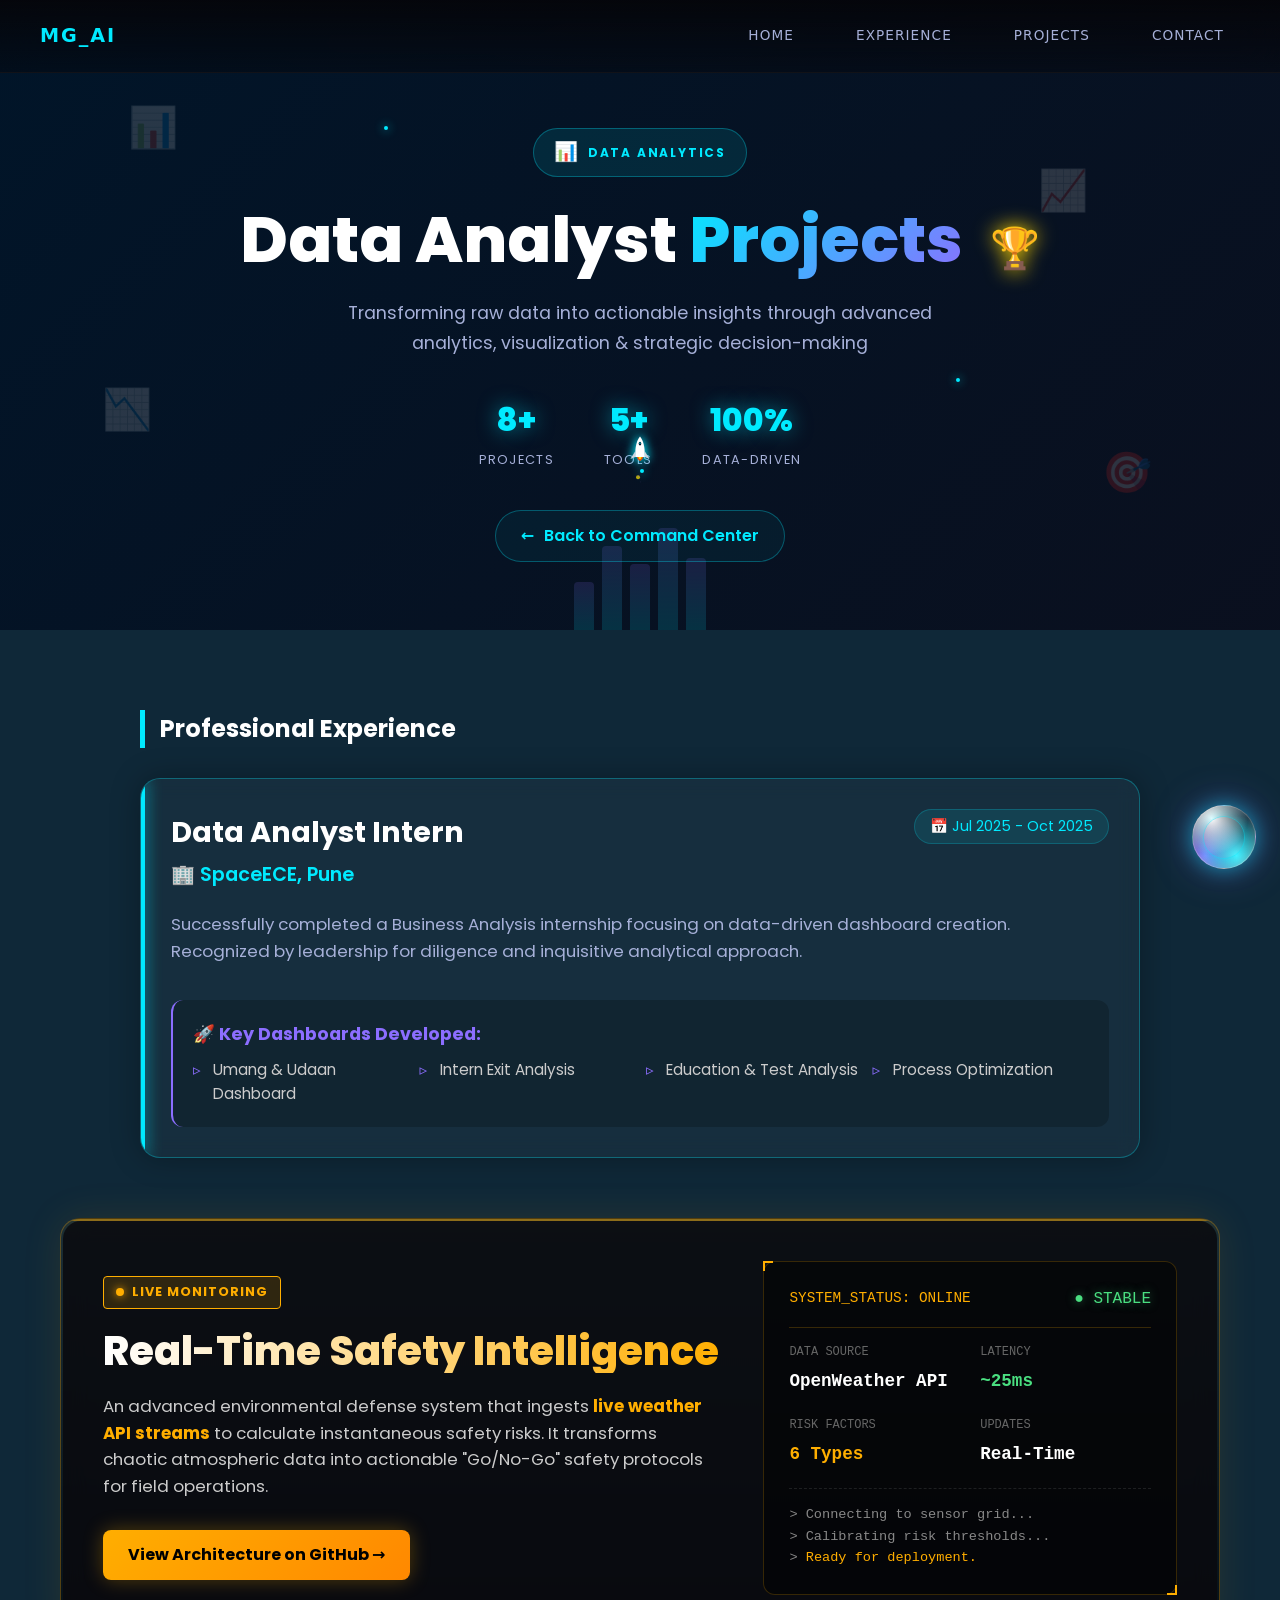
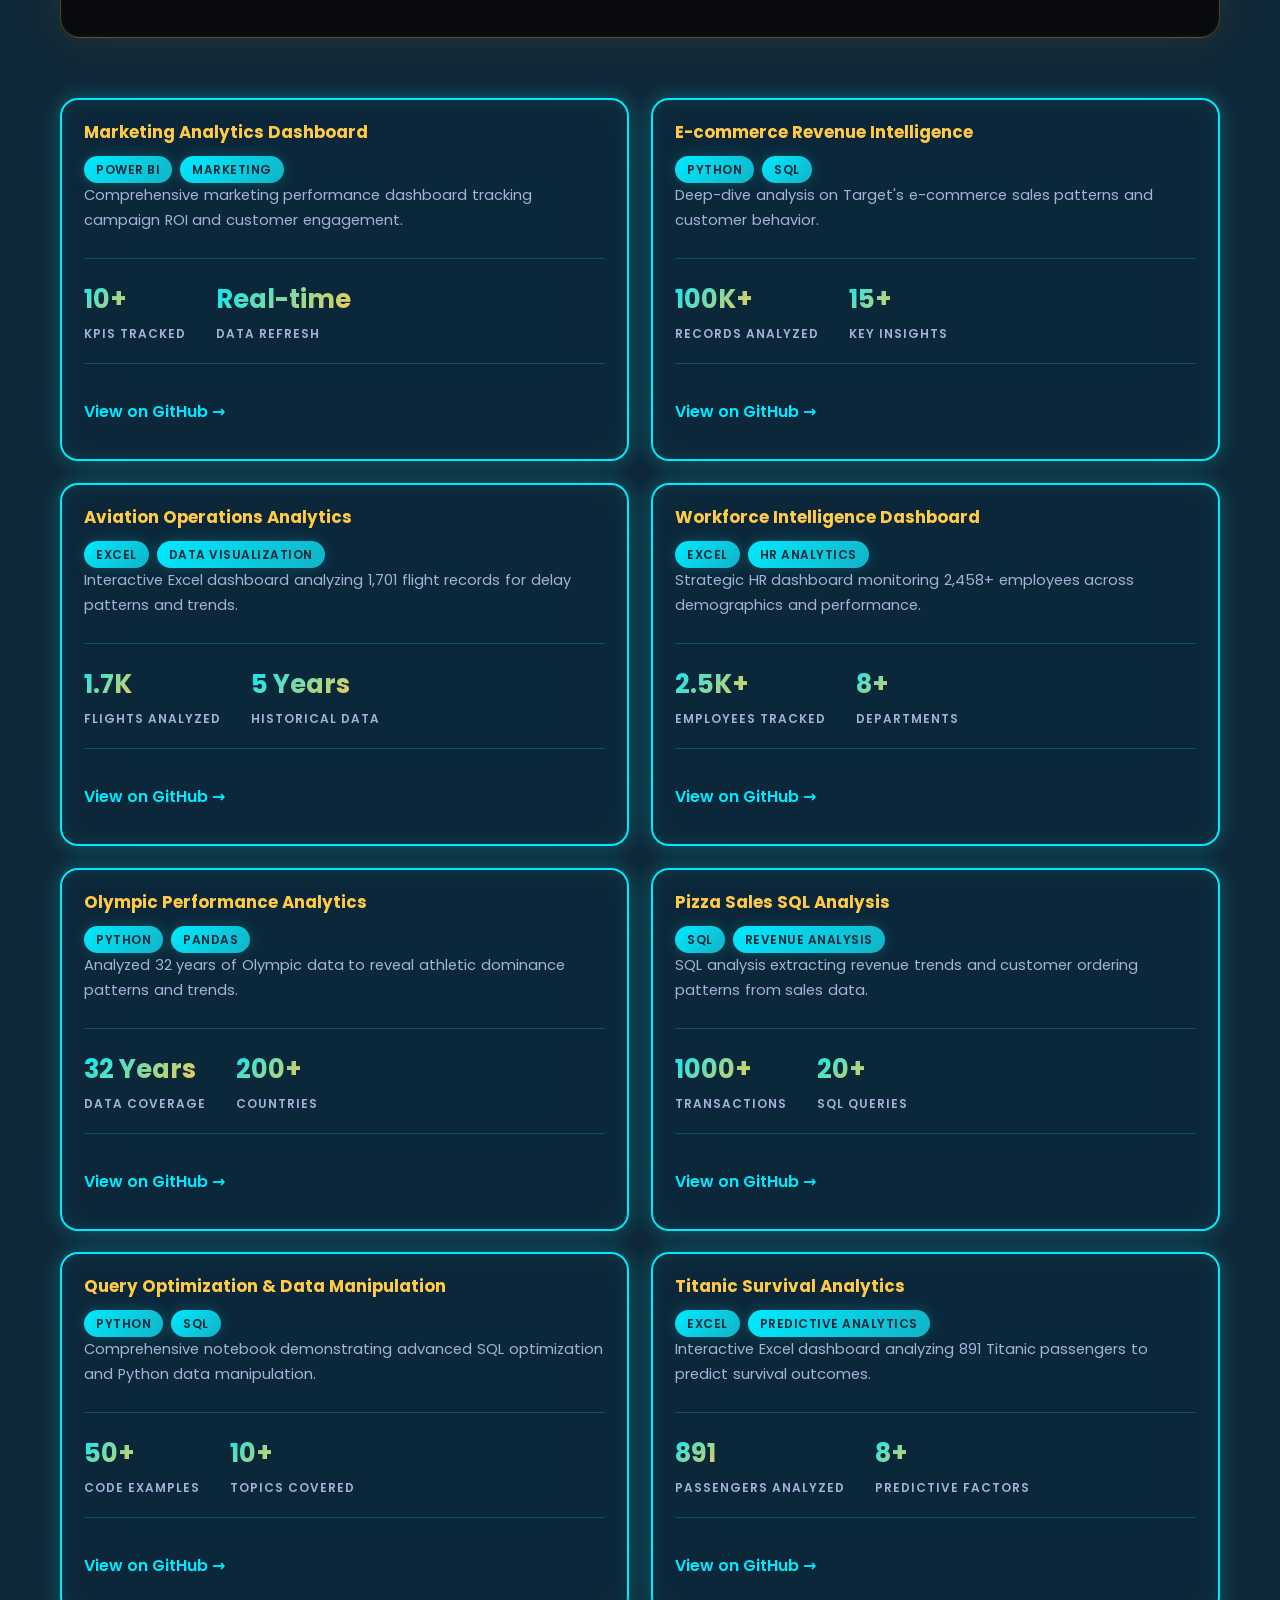
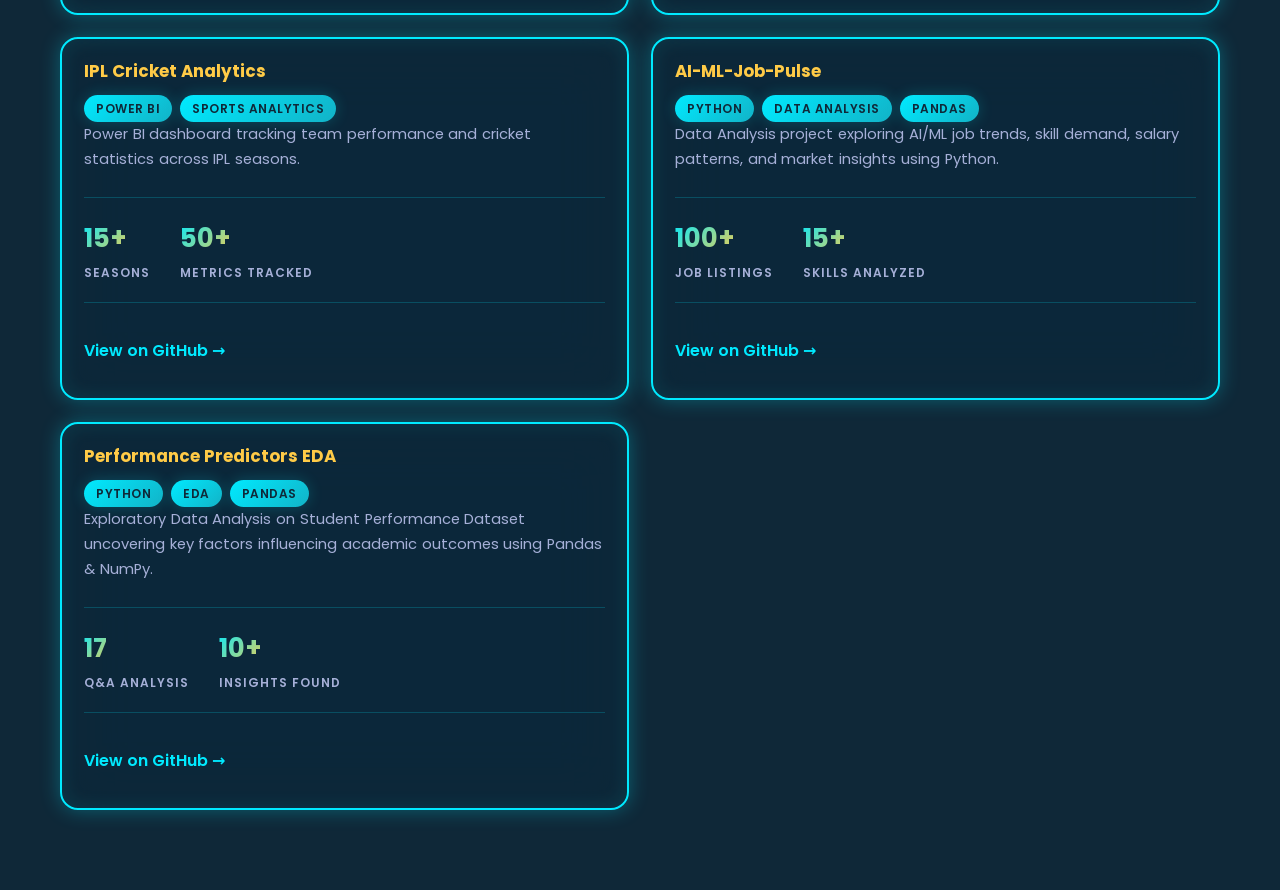
<file: data-analytics-projects.html>
<!DOCTYPE html>
<html lang="en">

<head>
    <meta charset="UTF-8" />
    <meta name="viewport" content="width=device-width, initial-scale=1.0" />
    <title>Data Analyst Projects | Mayank Goyal</title>
    <meta name="description" content="Data Analytics projects by Mayank Goyal - Interactive dashboards, marketing analyses, and revenue intelligence systems." />

    <!-- Open Graph / Facebook -->
    <meta property="og:type" content="website" />
    <meta property="og:url" content="https://mayank-goyal09.github.io/data-analytics-projects.html" />
    <meta property="og:title" content="Data Analytics Projects | Mayank Goyal" />
    <meta property="og:description" content="Data Analytics projects by Mayank Goyal - Interactive dashboards, marketing analyses, and revenue intelligence systems." />
    <meta property="og:image" content="https://mayank-goyal09.github.io/avatar-poster.jpg" />

    <!-- Twitter -->
    <meta property="twitter:card" content="summary_large_image" />
    <meta property="twitter:url" content="https://mayank-goyal09.github.io/data-analytics-projects.html" />
    <meta property="twitter:title" content="Data Analytics Projects | Mayank Goyal" />
    <meta property="twitter:description" content="Data Analytics projects by Mayank Goyal - Interactive dashboards, marketing analyses, and revenue intelligence systems." />
    <meta property="twitter:image" content="https://mayank-goyal09.github.io/avatar-poster.jpg" />

    <link rel="icon" type="image/png" href="favicon.png">
    <link rel="preconnect" href="https://fonts.googleapis.com" />
    <link rel="preconnect" href="https://fonts.gstatic.com" crossorigin />
    <link
        href="https://fonts.googleapis.com/css2?family=Montserrat:wght@300;400;500;600;700;800&family=Poppins:wght@300;400;500;600;700&display=swap"
        rel="stylesheet" />
    <link rel="stylesheet" href="style.css" />
    <!-- AI Chatbot Styles -->
    <link rel="stylesheet" href="chatbot.css?v=20260206" />
    <style>
        /* ===== ACHIEVEMENT BADGE STYLES ===== */
        .achievement-badge {
            display: inline-block;
            margin-left: 15px;
            font-size: 2.5rem;
            animation: glowPulse 2s ease-in-out infinite;
            filter: drop-shadow(0 0 10px #ffd700);

            /* FIXED: Ensures the emoji shows properly */
            -webkit-text-fill-color: initial;
            background: none;
            -webkit-background-clip: border-box;
        }

        @keyframes glowPulse {

            0%,
            100% {
                filter: drop-shadow(0 0 5px #ffd700);
                transform: scale(1);
            }

            50% {
                filter: drop-shadow(0 0 15px #ffd700);
                transform: scale(1.15);
            }
        }

        /* ===== EXPERIENCE SECTION STYLES ===== */
        .experience-section {
            max-width: 1000px;
            margin: 0 auto 60px auto;
        }

        .experience-card {
            background: rgba(255, 255, 255, 0.03);
            border: 1px solid rgba(0, 234, 255, 0.3);
            border-radius: 20px;
            padding: 30px;
            position: relative;
            overflow: hidden;
            backdrop-filter: blur(10px);
            box-shadow: 0 0 30px rgba(0, 0, 0, 0.3);
            display: flex;
            flex-direction: column;
            gap: 20px;
        }

        .experience-card::before {
            content: '';
            position: absolute;
            top: 0;
            left: 0;
            width: 4px;
            height: 100%;
            background: var(--accent-cyan);
            box-shadow: 0 0 15px var(--accent-cyan);
        }

        .exp-header {
            display: flex;
            justify-content: space-between;
            align-items: flex-start;
            flex-wrap: wrap;
            gap: 10px;
        }

        .exp-role {
            font-size: 1.8rem;
            font-weight: 700;
            color: #fff;
            margin-bottom: 5px;
        }

        .exp-company {
            font-size: 1.2rem;
            color: var(--accent-cyan);
            font-weight: 600;
            display: flex;
            align-items: center;
            gap: 10px;
        }

        .exp-date {
            background: rgba(0, 234, 255, 0.1);
            padding: 5px 15px;
            border-radius: 20px;
            font-size: 0.9rem;
            color: var(--accent-cyan);
            border: 1px solid rgba(0, 234, 255, 0.2);
        }

        .exp-details {
            color: var(--text-muted);
            line-height: 1.6;
            font-size: 1.05rem;
        }

        .exp-projects {
            margin-top: 15px;
            background: rgba(0, 0, 0, 0.2);
            padding: 20px;
            border-radius: 12px;
            border-left: 2px solid var(--accent-purple);
        }

        .exp-projects h4 {
            color: var(--accent-purple);
            margin-bottom: 10px;
            font-size: 1.1rem;
        }

        .exp-projects ul {
            list-style: none;
            padding: 0;
            display: grid;
            grid-template-columns: repeat(auto-fit, minmax(200px, 1fr));
            gap: 10px;
        }

        .exp-projects li {
            position: relative;
            padding-left: 20px;
            color: #ccc;
            font-size: 0.95rem;
        }

        .exp-projects li::before {
            content: '▹';
            position: absolute;
            left: 0;
            color: var(--accent-purple);
        }

        /* CARD STYLES */
        .project-card {
            border: 2px solid var(--accent-cyan) !important;
            box-shadow: 0 0 20px rgba(0, 234, 255, 0.3), inset 0 0 20px rgba(0, 234, 255, 0.1) !important;
        }

        .project-card:hover {
            box-shadow: 0 0 40px rgba(0, 234, 255, 0.6), inset 0 0 30px rgba(0, 234, 255, 0.2) !important;
            border-color: var(--accent-cyan) !important;
        }

        .card-stats {
            display: flex;
            gap: 30px;
            margin: 25px 0;
            padding: 20px 0;
            border-top: 1px solid rgba(0, 234, 255, 0.2);
            border-bottom: 1px solid rgba(0, 234, 255, 0.2);
        }

        .stat-item {
            display: flex;
            flex-direction: column;
        }

        .stat-value {
            font-size: 1.6rem;
            font-weight: 700;
            color: var(--accent-cyan);
            margin-bottom: 4px;
        }

        .stat-label {
            font-size: 0.75rem;
            color: var(--text-muted);
            text-transform: uppercase;
            letter-spacing: 1px;
            font-weight: 600;
        }
    </style>
</head>

<body>
    <div class="space-bg">
        <div class="layer starfield"></div>
    </div>

    <nav class="navbar">
        <div class="nav-container">
            <a href="index.html" class="nav-logo">MG_AI</a>
            <button class="nav-toggle" id="subNavToggle" aria-label="Toggle navigation">
                <span></span><span></span><span></span>
            </button>
            <div class="nav-menu" id="subNavMenu">
                <a href="index.html#home" class="nav-link">Home</a>
                <!-- ✨ NEW: Added Experience Link ✨ -->
                <a href="#experience" class="nav-link">Experience</a>
                <a href="index.html#projects" class="nav-link">Projects</a>
                <a href="index.html#contact" class="nav-link">Contact</a>
            </div>
        </div>
    </nav>

    <!-- ===== ENHANCED DATA ANALYTICS HERO SECTION ===== -->
    <section class="da-hero">
        <!-- Animated Background Elements -->
        <div class="da-hero-bg">
            <div class="floating-chart chart-1">📊</div>
            <div class="floating-chart chart-2">📈</div>
            <div class="floating-chart chart-3">📉</div>
            <div class="floating-chart chart-4">🎯</div>
            <div class="data-particle p1"></div>
            <div class="data-particle p2"></div>
            <div class="data-particle p3"></div>
        </div>

        <!-- Animated Bar Chart Visual -->
        <div class="hero-chart-visual">
            <div class="bar bar-1"></div>
            <div class="bar bar-2"></div>
            <div class="bar bar-3"></div>
            <div class="bar bar-4"></div>
            <div class="bar bar-5"></div>
        </div>

        <!-- Main Content -->
        <div class="da-hero-content">
            <div class="da-badge">
                <span class="badge-icon">📊</span>
                <span class="badge-text">DATA ANALYTICS</span>
            </div>

            <h1 class="da-title">
                Data Analyst <span class="highlight">Projects</span>
                <span class="achievement-badge">🏆</span>
            </h1>

            <p class="da-subtitle">Transforming raw data into actionable insights through advanced analytics,
                visualization & strategic decision-making</p>

            <!-- Stats Counter -->
            <div class="da-stats">
                <div class="da-stat">
                    <span class="stat-number">8+</span>
                    <span class="stat-text">Projects</span>
                </div>
                <div class="da-stat">
                    <span class="stat-number">5+</span>
                    <span class="stat-text">Tools</span>
                </div>
                <div class="da-stat">
                    <span class="stat-number">100%</span>
                    <span class="stat-text">Data-Driven</span>
                </div>
            </div>

            <a href="index.html" class="da-back-btn">
                <span class="btn-arrow">←</span>
                <span>Back to Command Center</span>
            </a>
        </div>
    </section>

    <style>
        /* ===== DATA ANALYTICS HERO STYLES ===== */
        .da-hero {
            position: relative;
            min-height: 70vh;
            display: flex;
            align-items: center;
            justify-content: center;
            text-align: center;
            padding: 120px 20px 60px;
            overflow: hidden;
            background: linear-gradient(135deg, rgba(0, 20, 40, 0.95) 0%, rgba(10, 15, 30, 0.98) 100%);
        }

        /* Animated Background */
        .da-hero-bg {
            position: absolute;
            inset: 0;
            pointer-events: none;
            overflow: hidden;
        }

        .floating-chart {
            position: absolute;
            font-size: 2.5rem;
            opacity: 0.15;
            animation: floatData 8s ease-in-out infinite;
        }

        .chart-1 {
            top: 15%;
            left: 10%;
            animation-delay: 0s;
        }

        .chart-2 {
            top: 25%;
            right: 15%;
            animation-delay: 2s;
        }

        .chart-3 {
            bottom: 30%;
            left: 8%;
            animation-delay: 4s;
        }

        .chart-4 {
            bottom: 20%;
            right: 10%;
            animation-delay: 1s;
        }

        @keyframes floatData {

            0%,
            100% {
                transform: translateY(0) rotate(0deg);
                opacity: 0.15;
            }

            50% {
                transform: translateY(-20px) rotate(10deg);
                opacity: 0.25;
            }
        }

        /* Data Particles */
        .data-particle {
            position: absolute;
            width: 4px;
            height: 4px;
            background: var(--accent-cyan);
            border-radius: 50%;
            box-shadow: 0 0 10px var(--accent-cyan);
            animation: particleFloat 6s ease-in-out infinite;
        }

        .p1 {
            top: 20%;
            left: 30%;
            animation-delay: 0s;
        }

        .p2 {
            top: 60%;
            right: 25%;
            animation-delay: 2s;
        }

        .p3 {
            bottom: 25%;
            left: 50%;
            animation-delay: 4s;
        }

        @keyframes particleFloat {

            0%,
            100% {
                transform: translateY(0) scale(1);
                opacity: 0.6;
            }

            50% {
                transform: translateY(-30px) scale(1.5);
                opacity: 1;
            }
        }

        /* Animated Bar Chart */
        .hero-chart-visual {
            position: absolute;
            bottom: 0;
            left: 50%;
            transform: translateX(-50%);
            display: flex;
            align-items: flex-end;
            gap: 8px;
            height: 120px;
            opacity: 0.15;
        }

        .bar {
            width: 20px;
            background: linear-gradient(to top, var(--accent-cyan), var(--accent-purple));
            border-radius: 4px 4px 0 0;
            animation: barGrow 2s ease-in-out infinite;
        }

        .bar-1 {
            height: 40%;
            animation-delay: 0s;
        }

        .bar-2 {
            height: 70%;
            animation-delay: 0.2s;
        }

        .bar-3 {
            height: 55%;
            animation-delay: 0.4s;
        }

        .bar-4 {
            height: 85%;
            animation-delay: 0.6s;
        }

        .bar-5 {
            height: 60%;
            animation-delay: 0.8s;
        }

        @keyframes barGrow {

            0%,
            100% {
                transform: scaleY(1);
            }

            50% {
                transform: scaleY(1.2);
            }
        }

        /* Hero Content */
        .da-hero-content {
            position: relative;
            z-index: 10;
            max-width: 800px;
        }

        .da-badge {
            display: inline-flex;
            align-items: center;
            gap: 10px;
            background: rgba(0, 234, 255, 0.1);
            border: 1px solid rgba(0, 234, 255, 0.3);
            padding: 8px 20px;
            border-radius: 50px;
            margin-bottom: 25px;
            animation: badgePulse 3s ease-in-out infinite;
        }

        .badge-icon {
            font-size: 1.2rem;
        }

        .badge-text {
            font-size: 0.75rem;
            font-weight: 700;
            letter-spacing: 0.15em;
            color: var(--accent-cyan);
        }

        @keyframes badgePulse {

            0%,
            100% {
                box-shadow: 0 0 10px rgba(0, 234, 255, 0.2);
            }

            50% {
                box-shadow: 0 0 25px rgba(0, 234, 255, 0.4);
            }
        }

        .da-title {
            font-size: clamp(2.5rem, 6vw, 4rem);
            font-weight: 800;
            color: #fff;
            margin-bottom: 20px;
            line-height: 1.2;
        }

        .da-title .highlight {
            background: linear-gradient(135deg, var(--accent-cyan) 0%, var(--accent-purple) 100%);
            -webkit-background-clip: text;
            -webkit-text-fill-color: transparent;
            background-clip: text;
        }

        .da-subtitle {
            font-size: 1.1rem;
            color: var(--text-muted);
            max-width: 600px;
            margin: 0 auto 35px;
            line-height: 1.7;
        }

        /* Stats */
        .da-stats {
            display: flex;
            justify-content: center;
            gap: 50px;
            margin-bottom: 40px;
            flex-wrap: wrap;
        }

        .da-stat {
            display: flex;
            flex-direction: column;
            align-items: center;
        }

        .stat-number {
            font-size: 2rem;
            font-weight: 800;
            color: var(--accent-cyan);
            text-shadow: 0 0 20px rgba(0, 234, 255, 0.5);
            animation: numberPulse 2s ease-in-out infinite;
        }

        .stat-text {
            font-size: 0.8rem;
            color: var(--text-muted);
            text-transform: uppercase;
            letter-spacing: 0.1em;
            margin-top: 5px;
        }

        @keyframes numberPulse {

            0%,
            100% {
                transform: scale(1);
            }

            50% {
                transform: scale(1.05);
            }
        }

        /* Back Button */
        .da-back-btn {
            display: inline-flex;
            align-items: center;
            gap: 10px;
            color: var(--accent-cyan);
            text-decoration: none;
            font-weight: 600;
            padding: 12px 25px;
            border: 1px solid rgba(0, 234, 255, 0.3);
            border-radius: 50px;
            transition: all 0.3s ease;
            background: rgba(0, 234, 255, 0.05);
        }

        .da-back-btn:hover {
            background: rgba(0, 234, 255, 0.15);
            border-color: var(--accent-cyan);
            box-shadow: 0 0 25px rgba(0, 234, 255, 0.3);
            transform: translateX(-5px);
        }

        .btn-arrow {
            transition: transform 0.3s ease;
        }

        .da-back-btn:hover .btn-arrow {
            transform: translateX(-5px);
        }
    </style>

    <section class="section-padding" style="background: var(--bg-main);">
        <div class="container">

            <!-- ✨ NEW: EXPERIENCE SECTION ✨ -->
            <div id="experience" class="experience-section">
                <h2
                    style="color:white; margin-bottom: 30px; border-left: 5px solid var(--accent-cyan); padding-left: 15px;">
                    Professional Experience</h2>

                <div class="experience-card">
                    <div class="exp-header">
                        <div>
                            <div class="exp-role">Data Analyst Intern</div>
                            <div class="exp-company">🏢 SpaceECE, Pune</div>
                        </div>
                        <div class="exp-date">📅 Jul 2025 - Oct 2025</div>
                    </div>

                    <div class="exp-details">
                        Successfully completed a Business Analysis internship focusing on data-driven dashboard
                        creation. Recognized by leadership for diligence and inquisitive analytical approach.
                    </div>

                    <div class="exp-projects">
                        <h4>🚀 Key Dashboards Developed:</h4>
                        <ul>
                            <li>Umang & Udaan Dashboard</li>
                            <li>Intern Exit Analysis</li>
                            <li>Education & Test Analysis</li>
                            <li>Process Optimization</li>
                        </ul>
                    </div>
                </div>
            </div>
            <!-- ✨ END EXPERIENCE SECTION ✨ -->

            <!-- ========================== -->
            <!-- ⚠️ SAFETY INTELLIGENCE HUD ⚠️ -->
            <!-- ========================== -->
            <div class="spotlight-hud-container" style="
                margin-bottom: 60px;
                background: linear-gradient(180deg, rgba(255, 166, 0, 0.05) 0%, rgba(0, 0, 0, 0.6) 100%);
                border: 1px solid rgba(255, 166, 0, 0.3);
                border-radius: 20px;
                padding: 2px;
                position: relative;
                overflow: hidden;
                box-shadow: 0 0 40px rgba(255, 166, 0, 0.1);
            ">
                <!-- Animated Scan Line -->
                <div style="
                    position: absolute;
                    top: 0; left: 0; width: 100%; height: 2px;
                    background: #ffae00;
                    box-shadow: 0 0 15px #ffae00;
                    animation: scanDown 4s linear infinite;
                    opacity: 0.5;
                    z-index: 1;
                "></div>

                <div style="
                    background: rgba(10, 10, 15, 0.85);
                    backdrop-filter: blur(12px);
                    border-radius: 18px;
                    padding: 40px;
                    display: grid;
                    grid-template-columns: 1.2fr 0.8fr;
                    gap: 40px;
                    align-items: center;
                    position: relative;
                    z-index: 2;
                ">
                    <!-- LEFT: Project Identity -->
                    <div>
                        <div style="display: flex; align-items: center; gap: 15px; margin-bottom: 20px;">
                            <span style="
                                background: rgba(255, 174, 0, 0.15);
                                color: #ffae00;
                                border: 1px solid #ffae00;
                                padding: 5px 12px;
                                border-radius: 4px;
                                font-size: 0.8rem;
                                font-weight: 700;
                                letter-spacing: 1px;
                                text-transform: uppercase;
                                display: flex;
                                align-items: center;
                                gap: 8px;
                            ">
                                <span
                                    style="width: 8px; height: 8px; background: #ffae00; border-radius: 50%; box-shadow: 0 0 10px #ffae00; animation: blink 1s infinite;"></span>
                                Live Monitoring
                            </span>
                        </div>

                        <h3 style="
                            font-size: 2.5rem;
                            font-weight: 800;
                            line-height: 1.1;
                            margin-bottom: 20px;
                            background: linear-gradient(90deg, #fff 0%, #ffae00 100%);
                            -webkit-background-clip: text;
                            -webkit-text-fill-color: transparent;
                        ">Real-Time Safety Intelligence</h3>

                        <p style="font-size: 1.05rem; color: #ccc; line-height: 1.6; margin-bottom: 30px;">
                            An advanced environmental defense system that ingests <strong style="color: #ffae00;">live
                                weather API streams</strong> to calculate instantaneous safety risks. It transforms
                            chaotic atmospheric data into actionable "Go/No-Go" safety protocols for field operations.
                        </p>

                        <div style="display: flex; gap: 15px; flex-wrap: wrap;">
                            <a href="https://github.com/mayank-goyal09/environmental-safety-dashboard" target="_blank"
                                style="
                                background: linear-gradient(135deg, #ffae00 0%, #ff8800 100%);
                                color: #000;
                                padding: 12px 25px;
                                font-weight: 700;
                                text-decoration: none;
                                border-radius: 8px;
                                display: inline-flex;
                                align-items: center;
                                gap: 8px;
                                box-shadow: 0 0 20px rgba(255, 174, 0, 0.3);
                                transition: all 0.2s;
                            " onmouseover="this.style.transform='translateY(-2px)'; this.style.boxShadow='0 0 30px rgba(255, 174, 0, 0.5)'"
                                onmouseout="this.style.transform='translateY(0)'; this.style.boxShadow='0 0 20px rgba(255, 174, 0, 0.3)'">
                                View Architecture on GitHub →
                            </a>
                        </div>
                    </div>

                    <!-- RIGHT: Data Stream Visuals -->
                    <div style="
                        background: rgba(0, 0, 0, 0.5);
                        border: 1px solid rgba(255, 174, 0, 0.2);
                        border-radius: 12px;
                        padding: 25px;
                        font-family: 'Courier New', monospace;
                        position: relative;
                    ">
                        <!-- Technical Corner Markers -->
                        <div
                            style="position: absolute; top: -1px; left: -1px; width: 10px; height: 10px; border-top: 2px solid #ffae00; border-left: 2px solid #ffae00;">
                        </div>
                        <div
                            style="position: absolute; bottom: -1px; right: -1px; width: 10px; height: 10px; border-bottom: 2px solid #ffae00; border-right: 2px solid #ffae00;">
                        </div>

                        <div
                            style="border-bottom: 1px solid rgba(255, 174, 0, 0.2); padding-bottom: 15px; margin-bottom: 15px; display: flex; justify-content: space-between;">
                            <span style="color: #ffae00; font-size: 0.9rem;">SYSTEM_STATUS: ONLINE</span>
                            <span style="color: #4ade80; text-shadow: 0 0 10px rgba(74, 222, 128, 0.5);">● STABLE</span>
                        </div>

                        <div style="display: grid; grid-template-columns: 1fr 1fr; gap: 20px;">
                            <div>
                                <div style="color: #666; font-size: 0.75rem; margin-bottom: 5px;">DATA SOURCE</div>
                                <div style="color: #fff; font-size: 1.1rem; font-weight: bold;">OpenWeather API</div>
                            </div>
                            <div>
                                <div style="color: #666; font-size: 0.75rem; margin-bottom: 5px;">LATENCY</div>
                                <div style="color: #4ade80; font-size: 1.1rem; font-weight: bold;">~25ms</div>
                            </div>
                            <div>
                                <div style="color: #666; font-size: 0.75rem; margin-bottom: 5px;">RISK FACTORS</div>
                                <div style="color: #ffae00; font-size: 1.1rem; font-weight: bold;">6 Types</div>
                            </div>
                            <div>
                                <div style="color: #666; font-size: 0.75rem; margin-bottom: 5px;">UPDATES</div>
                                <div style="color: #fff; font-size: 1.1rem; font-weight: bold;">Real-Time</div>
                            </div>
                        </div>

                        <div
                            style="margin-top: 20px; padding-top: 15px; border-top: 1px dashed rgba(255, 255, 255, 0.1); font-size: 0.85rem; color: #888;">
                            > Connecting to sensor grid...<br>
                            > Calibrating risk thresholds...<br>
                            > <span style="color: #ffae00;">Ready for deployment.</span>
                        </div>
                    </div>
                </div>
            </div>
            <style>
                @keyframes scanDown {
                    0% {
                        top: -10%;
                        opacity: 0;
                    }

                    20% {
                        opacity: 0.5;
                    }

                    80% {
                        opacity: 0.5;
                    }

                    100% {
                        top: 110%;
                        opacity: 0;
                    }
                }

                @keyframes blink {

                    0%,
                    100% {
                        opacity: 1;
                    }

                    50% {
                        opacity: 0.4;
                    }
                }

                @media (max-width: 900px) {
                    .spotlight-hud-container>div {
                        grid-template-columns: 1fr !important;
                    }
                }
            </style>

            <div class="projects-grid">
                <!-- Project 1 -->
                <article class="project-card glass-panel">
                    <h3 class="card-title">Marketing Analytics Dashboard</h3>
                    <div class="card-tags">
                        <span class="tag">Power BI</span>
                        <span class="tag">Marketing</span>
                    </div>
                    <p class="card-description">Comprehensive marketing performance dashboard tracking campaign ROI and
                        customer engagement.</p>
                    <div class="card-stats">
                        <div class="stat-item">
                            <span class="stat-value">10+</span>
                            <span class="stat-label">KPIs Tracked</span>
                        </div>
                        <div class="stat-item">
                            <span class="stat-value">Real-time</span>
                            <span class="stat-label">Data Refresh</span>
                        </div>
                    </div>
                    <a href="https://github.com/mayank-goyal09/Marketing-PowerBI-Dashboard" target="_blank"
                        class="card-link">View on GitHub →</a>
                </article>

                <!-- Project 2 -->
                <article class="project-card glass-panel">
                    <h3 class="card-title">E-commerce Revenue Intelligence</h3>
                    <div class="card-tags">
                        <span class="tag">Python</span>
                        <span class="tag">SQL</span>
                    </div>
                    <p class="card-description">Deep-dive analysis on Target's e-commerce sales patterns and customer
                        behavior.</p>
                    <div class="card-stats">
                        <div class="stat-item">
                            <span class="stat-value">100K+</span>
                            <span class="stat-label">Records Analyzed</span>
                        </div>
                        <div class="stat-item">
                            <span class="stat-value">15+</span>
                            <span class="stat-label">Key Insights</span>
                        </div>
                    </div>
                    <a href="https://github.com/mayank-goyal09/target-ecommerce-sales-analysis" target="_blank"
                        class="card-link">View on GitHub →</a>
                </article>

                <!-- Project 3 -->
                <article class="project-card glass-panel">
                    <h3 class="card-title">Aviation Operations Analytics</h3>
                    <div class="card-tags">
                        <span class="tag">Excel</span>
                        <span class="tag">Data Visualization</span>
                    </div>
                    <p class="card-description">Interactive Excel dashboard analyzing 1,701 flight records for delay
                        patterns and trends.</p>
                    <div class="card-stats">
                        <div class="stat-item">
                            <span class="stat-value">1.7K</span>
                            <span class="stat-label">Flights Analyzed</span>
                        </div>
                        <div class="stat-item">
                            <span class="stat-value">5 Years</span>
                            <span class="stat-label">Historical Data</span>
                        </div>
                    </div>
                    <a href="https://github.com/mayank-goyal09/flight-delay-analysis-dashboard" target="_blank"
                        class="card-link">View on GitHub →</a>
                </article>

                <!-- Project 4 -->
                <article class="project-card glass-panel">
                    <h3 class="card-title">Workforce Intelligence Dashboard</h3>
                    <div class="card-tags">
                        <span class="tag">Excel</span>
                        <span class="tag">HR Analytics</span>
                    </div>
                    <p class="card-description">Strategic HR dashboard monitoring 2,458+ employees across demographics
                        and performance.</p>
                    <div class="card-stats">
                        <div class="stat-item">
                            <span class="stat-value">2.5K+</span>
                            <span class="stat-label">Employees Tracked</span>
                        </div>
                        <div class="stat-item">
                            <span class="stat-value">8+</span>
                            <span class="stat-label">Departments</span>
                        </div>
                    </div>
                    <a href="https://github.com/mayank-goyal09/hr-analytics-dashboard" target="_blank"
                        class="card-link">View on GitHub →</a>
                </article>

                <!-- Project 5 -->
                <article class="project-card glass-panel">
                    <h3 class="card-title">Olympic Performance Analytics</h3>
                    <div class="card-tags">
                        <span class="tag">Python</span>
                        <span class="tag">Pandas</span>
                    </div>
                    <p class="card-description">Analyzed 32 years of Olympic data to reveal athletic dominance patterns
                        and trends.</p>
                    <div class="card-stats">
                        <div class="stat-item">
                            <span class="stat-value">32 Years</span>
                            <span class="stat-label">Data Coverage</span>
                        </div>
                        <div class="stat-item">
                            <span class="stat-value">200+</span>
                            <span class="stat-label">Countries</span>
                        </div>
                    </div>
                    <a href="https://github.com/mayank-goyal09/olympic-legacy-1976-2008" target="_blank"
                        class="card-link">View on GitHub →</a>
                </article>



                <!-- Project 7 -->
                <article class="project-card glass-panel">
                    <h3 class="card-title">Pizza Sales SQL Analysis</h3>
                    <div class="card-tags">
                        <span class="tag">SQL</span>
                        <span class="tag">Revenue Analysis</span>
                    </div>
                    <p class="card-description">SQL analysis extracting revenue trends and customer ordering patterns
                        from sales data.</p>
                    <div class="card-stats">
                        <div class="stat-item">
                            <span class="stat-value">1000+</span>
                            <span class="stat-label">Transactions</span>
                        </div>
                        <div class="stat-item">
                            <span class="stat-value">20+</span>
                            <span class="stat-label">SQL Queries</span>
                        </div>
                    </div>
                    <a href="https://github.com/mayank-goyal09/pizza-sales-sql-analysis" target="_blank"
                        class="card-link">View on GitHub →</a>
                </article>

                <!-- Project 8 -->
                <article class="project-card glass-panel">
                    <h3 class="card-title">Query Optimization & Data Manipulation</h3>
                    <div class="card-tags">
                        <span class="tag">Python</span>
                        <span class="tag">SQL</span>
                    </div>
                    <p class="card-description">Comprehensive notebook demonstrating advanced SQL optimization and
                        Python data manipulation.</p>
                    <div class="card-stats">
                        <div class="stat-item">
                            <span class="stat-value">50+</span>
                            <span class="stat-label">Code Examples</span>
                        </div>
                        <div class="stat-item">
                            <span class="stat-value">10+</span>
                            <span class="stat-label">Topics Covered</span>
                        </div>
                    </div>
                    <a href="https://github.com/mayank-goyal09/python-SQL-notebook" target="_blank"
                        class="card-link">View on GitHub →</a>
                </article>

                <!-- Project 9 -->
                <article class="project-card glass-panel">
                    <h3 class="card-title">Titanic Survival Analytics</h3>
                    <div class="card-tags">
                        <span class="tag">Excel</span>
                        <span class="tag">Predictive Analytics</span>
                    </div>
                    <p class="card-description">Interactive Excel dashboard analyzing 891 Titanic passengers to predict
                        survival outcomes.</p>
                    <div class="card-stats">
                        <div class="stat-item">
                            <span class="stat-value">891</span>
                            <span class="stat-label">Passengers Analyzed</span>
                        </div>
                        <div class="stat-item">
                            <span class="stat-value">8+</span>
                            <span class="stat-label">Predictive Factors</span>
                        </div>
                    </div>
                    <a href="https://github.com/mayank-goyal09/titanic-survival-dashboard" target="_blank"
                        class="card-link">View on GitHub →</a>
                </article>

                <!-- Project 10 -->
                <article class="project-card glass-panel">
                    <h3 class="card-title">IPL Cricket Analytics</h3>
                    <div class="card-tags">
                        <span class="tag">Power BI</span>
                        <span class="tag">Sports Analytics</span>
                    </div>
                    <p class="card-description">Power BI dashboard tracking team performance and cricket statistics
                        across IPL seasons.</p>
                    <div class="card-stats">
                        <div class="stat-item">
                            <span class="stat-value">15+</span>
                            <span class="stat-label">Seasons</span>
                        </div>
                        <div class="stat-item">
                            <span class="stat-value">50+</span>
                            <span class="stat-label">Metrics Tracked</span>
                        </div>
                    </div>
                    <a href="https://github.com/mayank-goyal09/IPL-PowerBI-Dashboard" target="_blank"
                        class="card-link">View on GitHub →</a>
                </article>

                <!-- Project 11: AI-ML-Job-Pulse -->
                <article class="project-card glass-panel">
                    <h3 class="card-title">AI-ML-Job-Pulse</h3>
                    <div class="card-tags">
                        <span class="tag">Python</span>
                        <span class="tag">Data Analysis</span>
                        <span class="tag">Pandas</span>
                    </div>
                    <p class="card-description">Data Analysis project exploring AI/ML job trends, skill demand, salary
                        patterns, and market insights using Python.</p>
                    <div class="card-stats">
                        <div class="stat-item">
                            <span class="stat-value">100+</span>
                            <span class="stat-label">Job Listings</span>
                        </div>
                        <div class="stat-item">
                            <span class="stat-value">15+</span>
                            <span class="stat-label">Skills Analyzed</span>
                        </div>
                    </div>
                    <a href="https://github.com/mayank-goyal09/AI-ML-Job-Pulse" target="_blank" class="card-link">View
                        on GitHub →</a>
                </article>


                <!-- Project 12: Performance Predictors EDA -->
                <article class="project-card glass-panel">
                    <h3 class="card-title">Performance Predictors EDA</h3>
                    <div class="card-tags">
                        <span class="tag">Python</span>
                        <span class="tag">EDA</span>
                        <span class="tag">Pandas</span>
                    </div>
                    <p class="card-description">Exploratory Data Analysis on Student Performance Dataset uncovering key
                        factors influencing academic outcomes using Pandas & NumPy.</p>
                    <div class="card-stats">
                        <div class="stat-item">
                            <span class="stat-value">17</span>
                            <span class="stat-label">Q&A Analysis</span>
                        </div>
                        <div class="stat-item">
                            <span class="stat-value">10+</span>
                            <span class="stat-label">Insights Found</span>
                        </div>
                    </div>
                    <a href="https://github.com/mayank-goyal09/performance-predictors-eda" target="_blank"
                        class="card-link">View on GitHub →</a>
                </article>
            </div> <!-- End projects-grid -->
        </div> <!-- End container -->
    </section>

    <!-- Smooth Scrolling & Scroll Reveal Styles -->
    <style>
        /* Smooth Scrolling */
        html {
            scroll-behavior: smooth;
        }

        /* Scroll Reveal Animations */
        .reveal {
            opacity: 0;
            transform: translateY(50px);
            transition: all 0.8s cubic-bezier(0.4, 0, 0.2, 1);
        }

        .reveal.active {
            opacity: 1;
            transform: translateY(0);
        }

        /* Staggered animations for cards */
        .project-card {
            opacity: 0;
            transform: translateY(40px);
            transition: all 0.6s cubic-bezier(0.4, 0, 0.2, 1);
        }

        .project-card.visible {
            opacity: 1;
            transform: translateY(0);
        }

        /* Different delays for staggered effect */
        .project-card:nth-child(1) {
            transition-delay: 0.1s;
        }

        .project-card:nth-child(2) {
            transition-delay: 0.2s;
        }

        .project-card:nth-child(3) {
            transition-delay: 0.3s;
        }

        .project-card:nth-child(4) {
            transition-delay: 0.4s;
        }

        .project-card:nth-child(5) {
            transition-delay: 0.5s;
        }

        .project-card:nth-child(6) {
            transition-delay: 0.6s;
        }

        .project-card:nth-child(7) {
            transition-delay: 0.7s;
        }

        .project-card:nth-child(8) {
            transition-delay: 0.8s;
        }

        /* Experience card animation */
        .experience-card {
            opacity: 0;
            transform: translateX(-40px);
            transition: all 0.7s cubic-bezier(0.4, 0, 0.2, 1);
        }

        .experience-card.visible {
            opacity: 1;
            transform: translateX(0);
        }

        /* Scale up effect on scroll */
        .scale-reveal {
            opacity: 0;
            transform: scale(0.9);
            transition: all 0.7s cubic-bezier(0.4, 0, 0.2, 1);
        }

        .scale-reveal.active {
            opacity: 1;
            transform: scale(1);
        }

        /* Slide from left */
        .slide-left {
            opacity: 0;
            transform: translateX(-60px);
            transition: all 0.7s cubic-bezier(0.4, 0, 0.2, 1);
        }

        .slide-left.active {
            opacity: 1;
            transform: translateX(0);
        }

        /* Slide from right */
        .slide-right {
            opacity: 0;
            transform: translateX(60px);
            transition: all 0.7s cubic-bezier(0.4, 0, 0.2, 1);
        }

        .slide-right.active {
            opacity: 1;
            transform: translateX(0);
        }
    </style>

    <!-- Scroll Reveal Script -->
    <script>
        // Intersection Observer for scroll reveal
        document.addEventListener('DOMContentLoaded', () => {
            // Reveal elements
            const revealElements = document.querySelectorAll('.reveal, .scale-reveal, .slide-left, .slide-right');

            const revealObserver = new IntersectionObserver((entries) => {
                entries.forEach(entry => {
                    if (entry.isIntersecting) {
                        entry.target.classList.add('active');
                    }
                });
            }, {
                threshold: 0.1,
                rootMargin: '0px 0px -50px 0px'
            });

            revealElements.forEach(el => revealObserver.observe(el));

            // Project cards staggered animation
            const projectCards = document.querySelectorAll('.project-card');

            const cardObserver = new IntersectionObserver((entries) => {
                entries.forEach(entry => {
                    if (entry.isIntersecting) {
                        entry.target.classList.add('visible');
                    }
                });
            }, {
                threshold: 0.1,
                rootMargin: '0px 0px -30px 0px'
            });

            projectCards.forEach(card => cardObserver.observe(card));

            // Experience card animation
            const expCards = document.querySelectorAll('.experience-card');
            expCards.forEach(card => cardObserver.observe(card));

            // Smooth scroll for anchor links
            document.querySelectorAll('a[href^="#"]').forEach(anchor => {
                anchor.addEventListener('click', function (e) {
                    e.preventDefault();
                    const target = document.querySelector(this.getAttribute('href'));
                    if (target) {
                        target.scrollIntoView({
                            behavior: 'smooth',
                            block: 'start'
                        });
                    }
                });
            });

            // Mobile sub-page navigation toggle
            const subNavToggle = document.getElementById("subNavToggle");
            const subNavMenu = document.getElementById("subNavMenu");

            if (subNavToggle && subNavMenu) {
                subNavToggle.addEventListener("click", (e) => {
                    e.stopPropagation();
                    subNavToggle.classList.toggle("open");
                    subNavMenu.classList.toggle("open");
                });

                // Close menu when clicking nav links
                subNavMenu.querySelectorAll("a").forEach(link => {
                    link.addEventListener("click", () => {
                        subNavToggle.classList.remove("open");
                        subNavMenu.classList.remove("open");
                    });
                });

                // Close menu when clicking outside
                document.addEventListener("click", (e) => {
                    if (!subNavMenu.contains(e.target) && !subNavToggle.contains(e.target)) {
                        subNavToggle.classList.remove("open");
                        subNavMenu.classList.remove("open");
                    }
                });
            }
        });
    </script>

    <!-- AI Chatbot Script -->
    <script src="chatbot.js?v=20260206" defer></script>
    <!-- SpaceX Custom Cursor -->
    <script src="spacex-cursor.js" defer></script>
</body>

</html>
</file>
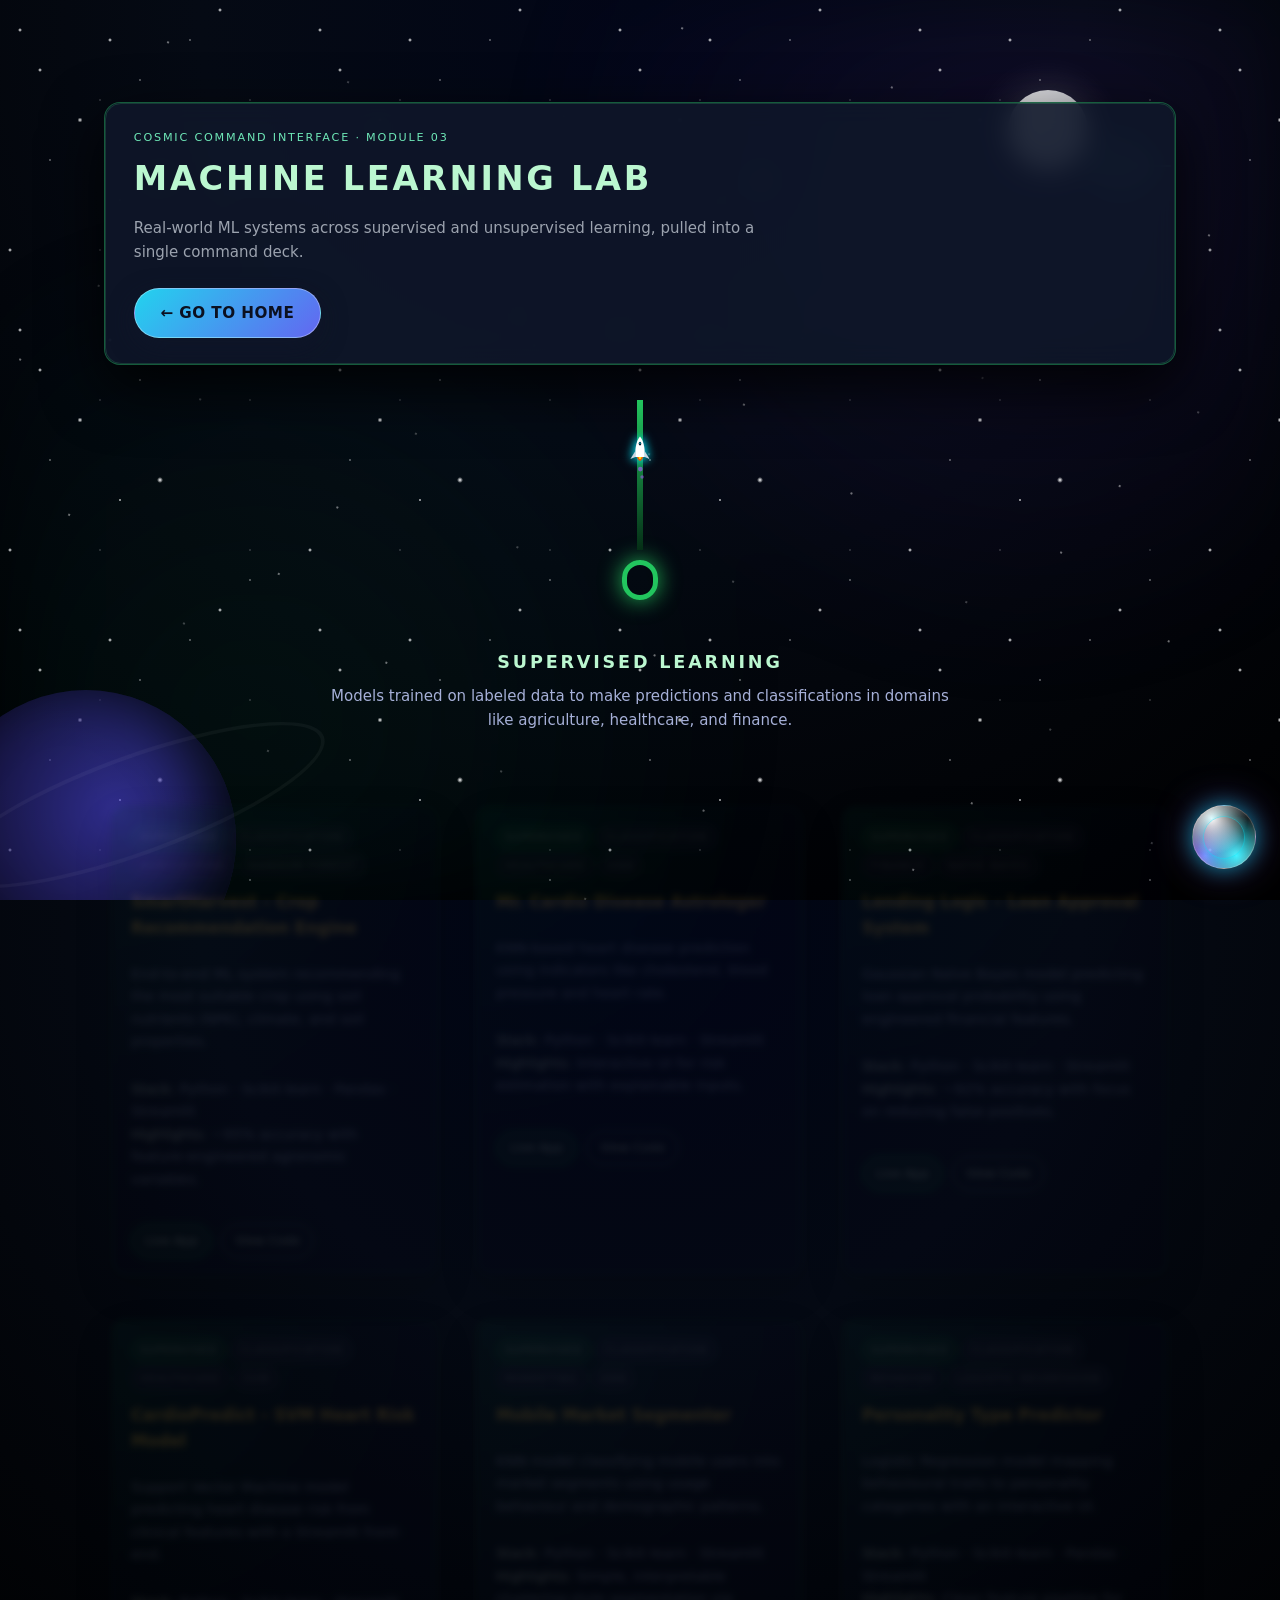
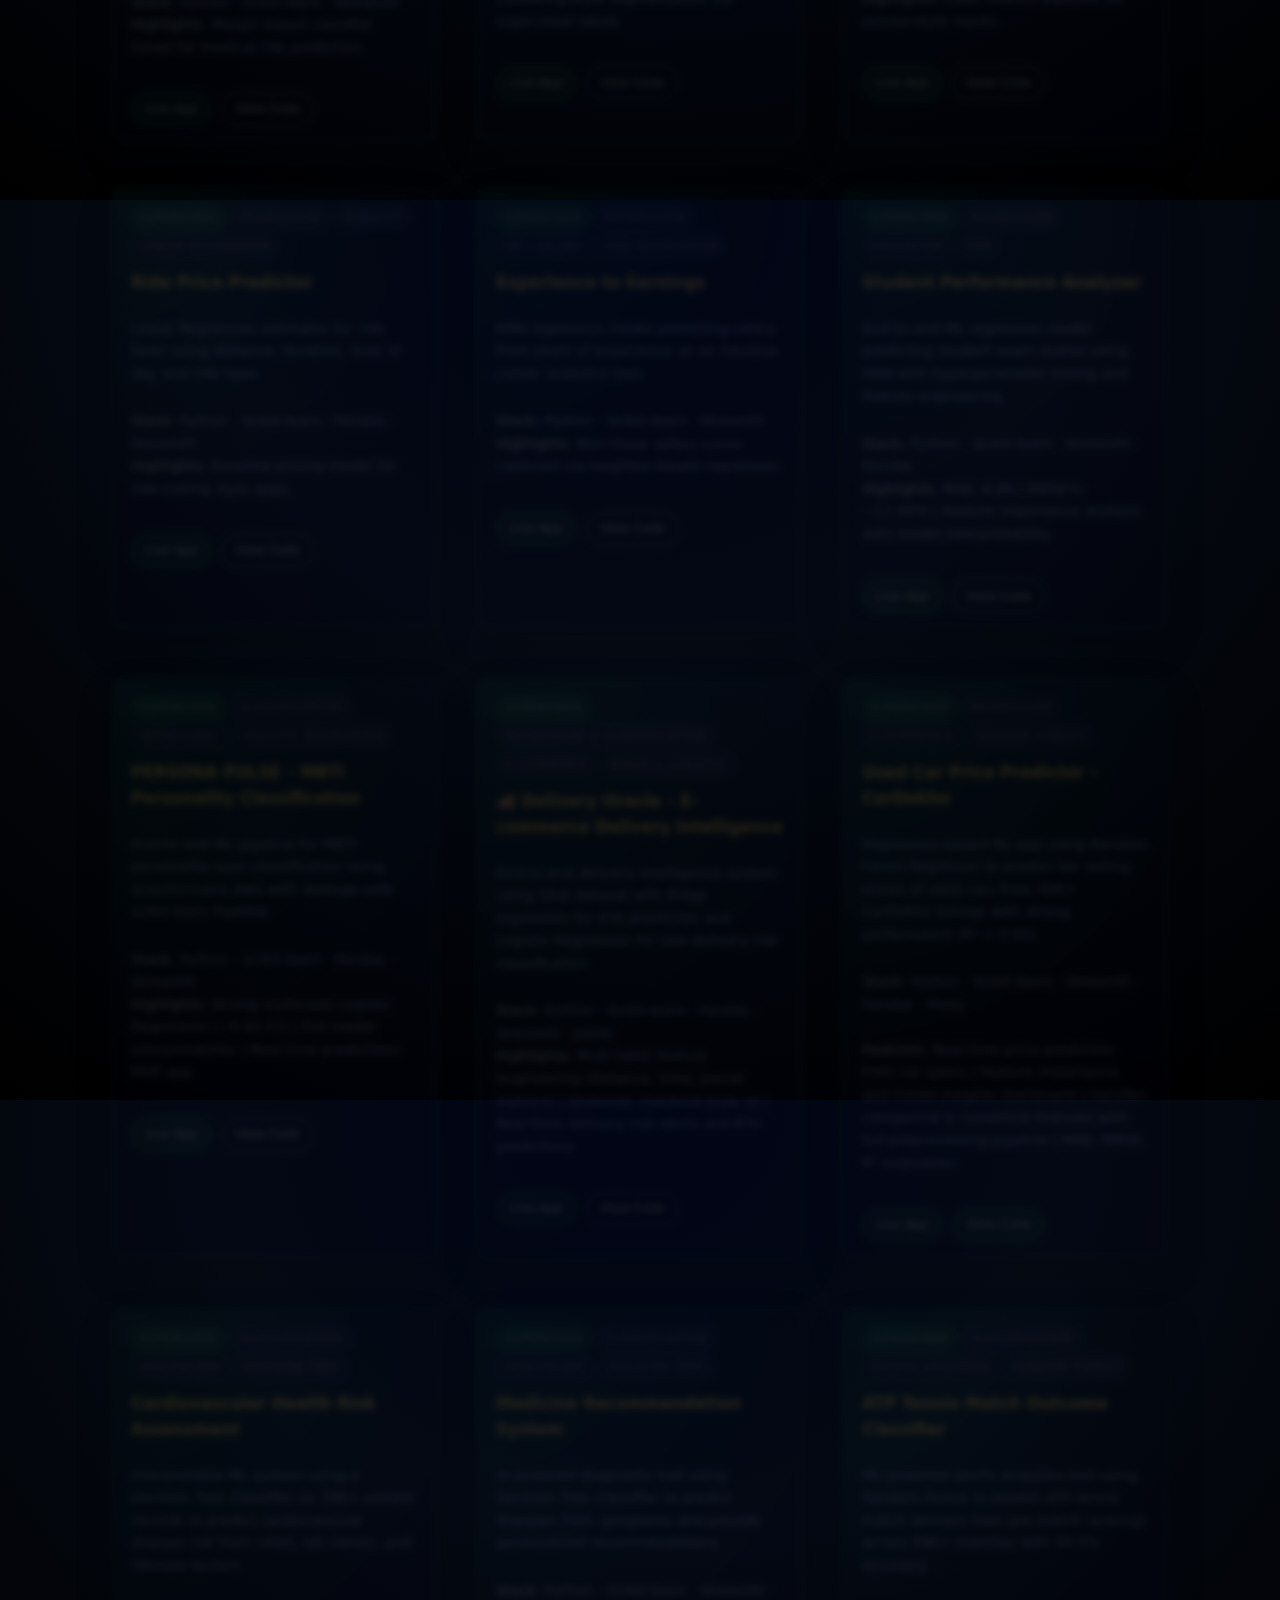
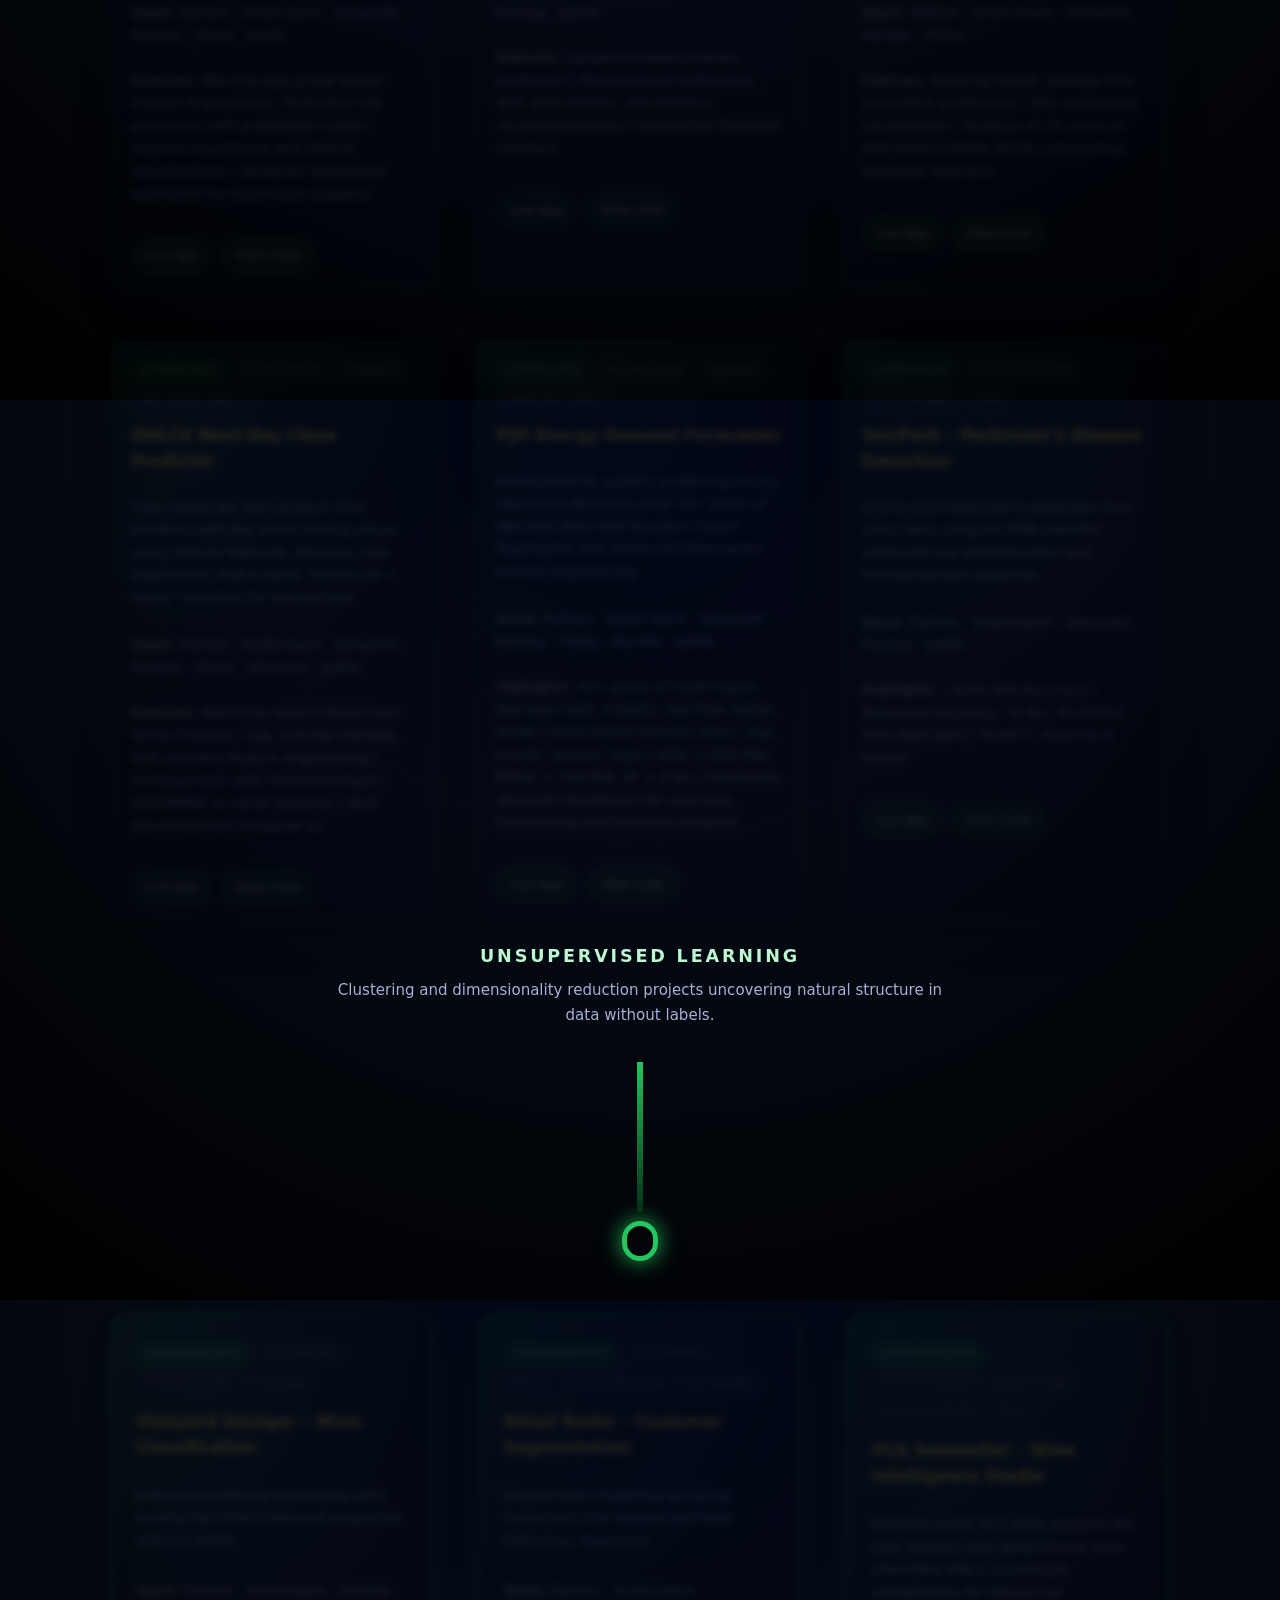
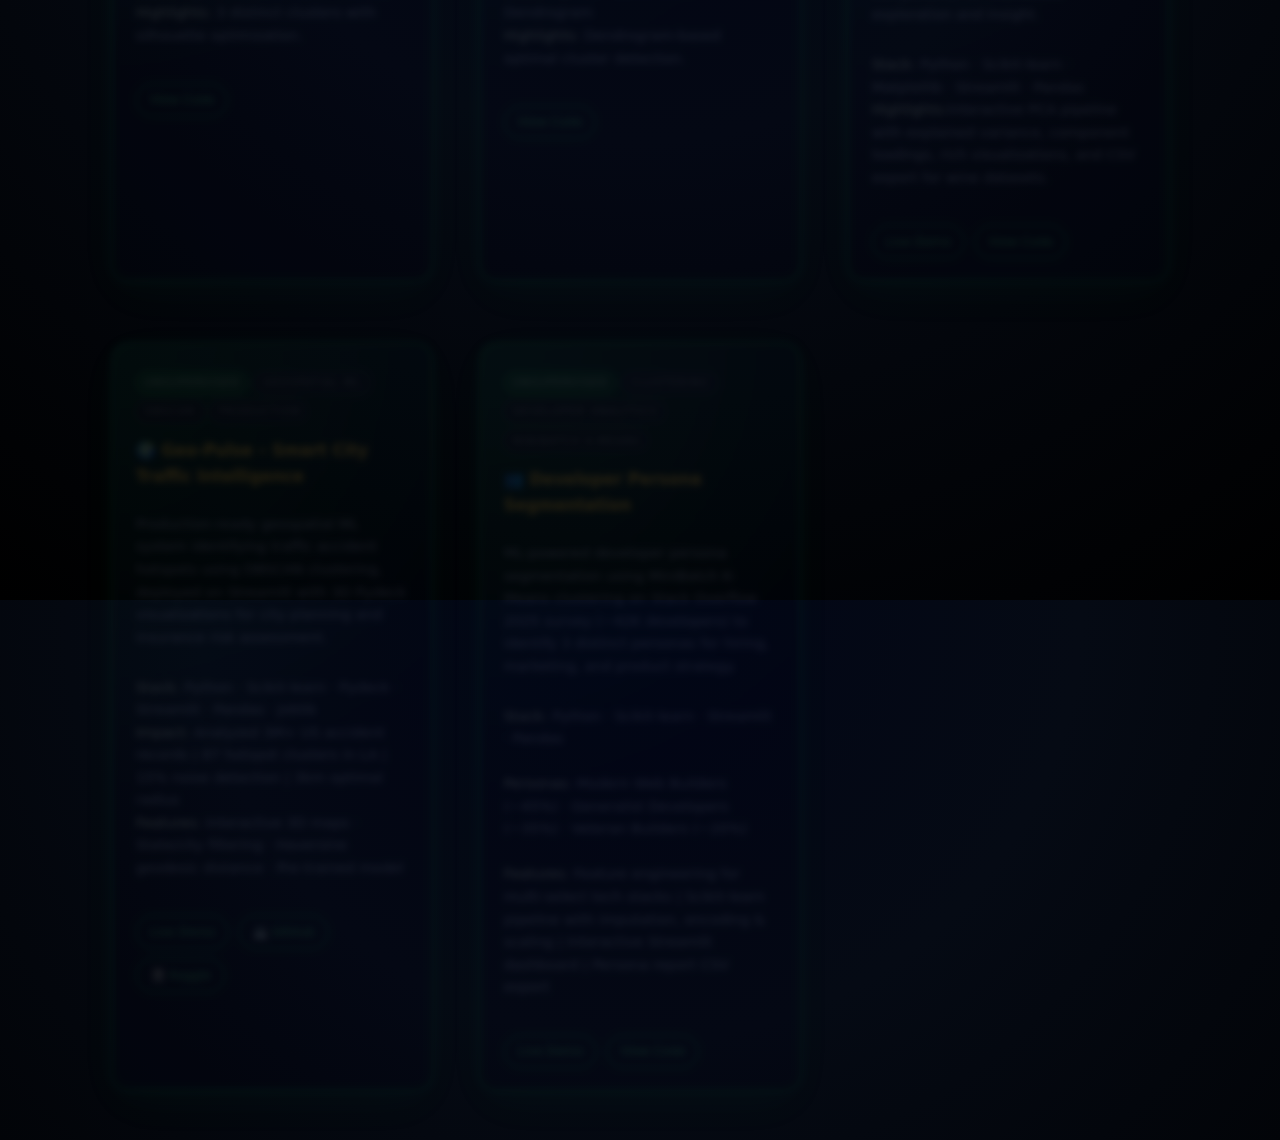
<file: machine-learning.html>
<!DOCTYPE html>
<html lang="en">

<head>
  <meta charset="UTF-8" />
  <title>Machine Learning | Mayank Goyal</title>
  <link rel="icon" type="image/png" href="favicon.png">
  <meta name="viewport" content="width=device-width, initial-scale=1.0" />
  <meta name="description" content="Machine Learning projects by Mayank Goyal - Regression, Classification, Clustering, and real-world ML engines." />

  <!-- Open Graph / Facebook -->
  <meta property="og:type" content="website" />
  <meta property="og:url" content="https://mayank-goyal09.github.io/machine-learning.html" />
  <meta property="og:title" content="Machine Learning Projects | Mayank Goyal" />
  <meta property="og:description" content="Machine Learning projects by Mayank Goyal - Regression, Classification, Clustering, and real-world ML engines." />
  <meta property="og:image" content="https://mayank-goyal09.github.io/avatar-poster.jpg" />

  <!-- Twitter -->
  <meta property="twitter:card" content="summary_large_image" />
  <meta property="twitter:url" content="https://mayank-goyal09.github.io/machine-learning.html" />
  <meta property="twitter:title" content="Machine Learning Projects | Mayank Goyal" />
  <meta property="twitter:description" content="Machine Learning projects by Mayank Goyal - Regression, Classification, Clustering, and real-world ML engines." />
  <meta property="twitter:image" content="https://mayank-goyal09.github.io/avatar-poster.jpg" />

  <!-- Global site styles -->
  <link rel="stylesheet" href="style.css" />
  <!-- Page-specific styles -->
  <link rel="stylesheet" href="machine-learning.css" />
  <!-- AI Chatbot Styles -->
  <link rel="stylesheet" href="chatbot.css?v=20260206" />
</head>

<body>
  <!-- 🌌 BACKGROUND LAYERS -->
  <div class="background-layers">
    <div class="layer-stars"></div>
    <div class="layer-stars layer-stars-2"></div>
    <div class="layer-stars layer-stars-3"></div>
    <div class="layer-moon"></div>
    <div class="layer-planet"></div>
    <div class="layer-planet-ring"></div>
    <div class="layer-comet"></div>
    <div class="layer-clouds"></div>
  </div>

  <!-- 🌠 FOREGROUND ANIMATIONS -->
  <div class="shooting-star"></div>
  <div class="shooting-star"></div>
  <div class="satellite-layer"></div>

  <!-- 🟢 MAIN CONTENT -->
  <!-- Removed 'projects-collapsed' from here so it doesn't hide everything globally -->
  <main class="ml-page" id="ml-page">

    <!-- HERO SECTION -->
    <header class="ml-header">
      <section class="ml-hero-card">
        <div class="ml-hero-top">
          <div>
            <p class="ml-eyebrow">COSMIC COMMAND INTERFACE · MODULE 03</p>
            <h1 class="ml-heading">Machine Learning Lab</h1>
          </div>
        </div>
        <p class="ml-subtitle">
          Real-world ML systems across supervised and unsupervised learning, pulled into a single command deck.
        </p>
        <a href="index.html" class="ml-home-btn">
          ← Go to Home
        </a>
      </section>

      <!-- PULL HANDLE FOR SUPERVISED -->
      <div class="pull-wrapper">
        <button class="pull-handle" id="pull-handle-supervised" type="button" aria-label="Reveal supervised projects">
          <span class="pull-line"></span>
          <span class="pull-knob"></span>
        </button>
      </div>
    </header>

    <!-- ========================== -->
    <!-- 1. SUPERVISED LEARNING     -->
    <!-- ========================== -->
    <section class="ml-section" id="supervised-learning">
      <div class="section-header">
        <h2 class="ml-section-title">Supervised Learning</h2>
        <p class="ml-section-desc">
          Models trained on labeled data to make predictions and classifications in domains like agriculture,
          healthcare, and finance.
        </p>
      </div>

      <!-- Added ID 'supervised-grid' and moved the collapsed class here -->
      <div class="project-grid projects-collapsed" id="supervised-grid">

        <!-- 1. SmartHarvest -->
        <article class="project-card">
          <div class="badge-row">
            <span class="badge badge--primary">Supervised</span>
            <span class="badge">Classification</span>
            <span class="badge">Agriculture</span>
            <span class="badge">Random Forest</span>
          </div>
          <h3 class="project-title">SmartHarvest – Crop Recommendation Engine</h3>
          <p class="project-one-liner">
            End‑to‑end ML system recommending the most suitable crop using soil nutrients (NPK), climate, and soil
            properties.
          </p>
          <p class="project-meta">
            <span>Stack:</span> Python · Scikit‑learn · Pandas · Streamlit<br />
            <span>Highlights:</span> ~95% accuracy with feature‑engineered agronomic variables.
          </p>
          <div class="project-actions">
            <a class="btn-link btn-link--primary" href="https://smartharvest-project.streamlit.app" target="_blank"
              rel="noopener">Live App</a>
            <a class="btn-link" href="https://github.com/mayank-goyal09/SmartHarvest" target="_blank"
              rel="noopener">View Code</a>
          </div>
        </article>

        <!-- 2. Mr. Cardio Disease Astrologer -->
        <article class="project-card">
          <div class="badge-row">
            <span class="badge badge--primary">Supervised</span>
            <span class="badge">Classification</span>
            <span class="badge">Healthcare</span>
            <span class="badge">KNN</span>
          </div>
          <h3 class="project-title">Mr. Cardio Disease Astrologer</h3>
          <p class="project-one-liner">
            KNN‑based heart disease prediction using indicators like cholesterol, blood pressure and heart rate.
          </p>
          <p class="project-meta">
            <span>Stack:</span> Python · Scikit‑learn · Streamlit<br />
            <span>Highlights:</span> Interactive UI for risk estimation with explainable inputs.
          </p>
          <div class="project-actions">
            <a class="btn-link btn-link--primary" href="https://mr-cardio-disease-astrologer-project.streamlit.app"
              target="_blank" rel="noopener">Live App</a>
            <a class="btn-link" href="https://github.com/mayank-goyal09/Mr.-cardio-disease-astrologer" target="_blank"
              rel="noopener">View Code</a>
          </div>
        </article>

        <!-- 3. Lending Logic -->
        <article class="project-card">
          <div class="badge-row">
            <span class="badge badge--primary">Supervised</span>
            <span class="badge">Classification</span>
            <span class="badge">Finance</span>
            <span class="badge">Naïve Bayes</span>
          </div>
          <h3 class="project-title">Lending Logic – Loan Approval System</h3>
          <p class="project-one-liner">
            Gaussian Naïve Bayes model predicting loan approval probability using engineered financial features.
          </p>
          <p class="project-meta">
            <span>Stack:</span> Python · Scikit‑learn · Streamlit<br />
            <span>Highlights:</span> ~92% accuracy with focus on reducing false positives.
          </p>
          <div class="project-actions">
            <a class="btn-link btn-link--primary" href="https://lending-logic-project.streamlit.app" target="_blank"
              rel="noopener">Live App</a>
            <a class="btn-link" href="https://github.com/mayank-goyal09/lending-logic" target="_blank"
              rel="noopener">View Code</a>
          </div>
        </article>

        <!-- 4. CardioPredict (SVM) -->
        <article class="project-card">
          <div class="badge-row">
            <span class="badge badge--primary">Supervised</span>
            <span class="badge">Classification</span>
            <span class="badge">Healthcare</span>
            <span class="badge">SVM</span>
          </div>
          <h3 class="project-title">CardioPredict – SVM Heart Risk Model</h3>
          <p class="project-one-liner">
            Support Vector Machine model predicting heart disease risk from clinical features with a Streamlit
            front-end.
          </p>
          <p class="project-meta">
            <span>Stack:</span> Python · Scikit‑learn · Streamlit<br />
            <span>Highlights:</span> Margin‑based classifier tuned for medical risk prediction.
          </p>
          <div class="project-actions">
            <a class="btn-link btn-link--primary" href="https://cardiopredict-svm-project.streamlit.app" target="_blank"
              rel="noopener">Live App</a>
            <a class="btn-link" href="https://github.com/mayank-goyal09/CardioPredict-SVM" target="_blank"
              rel="noopener">View Code</a>
          </div>
        </article>

        <!-- 5. Mobile Market Segmenter -->
        <article class="project-card">
          <div class="badge-row">
            <span class="badge badge--primary">Supervised</span>
            <span class="badge">Classification</span>
            <span class="badge">Marketing</span>
            <span class="badge">KNN</span>
          </div>
          <h3 class="project-title">Mobile Market Segmenter</h3>
          <p class="project-one-liner">
            KNN model classifying mobile users into market segments using usage behaviour and demographic patterns.
          </p>
          <p class="project-meta">
            <span>Stack:</span> Python · Scikit‑learn · Streamlit<br />
            <span>Highlights:</span> Simple, interpretable clustering-style segmentation via supervised labels.
          </p>
          <div class="project-actions">
            <a class="btn-link btn-link--primary" href="https://mobile-market-segmenter-project.streamlit.app"
              target="_blank" rel="noopener">Live App</a>
            <a class="btn-link" href="https://github.com/mayank-goyal09/mobile-market-segmenter" target="_blank"
              rel="noopener">View Code</a>
          </div>
        </article>

        <!-- 6. Personality Type Predictor -->
        <article class="project-card">
          <div class="badge-row">
            <span class="badge badge--primary">Supervised</span>
            <span class="badge">Classification</span>
            <span class="badge">Behavior</span>
            <span class="badge">Logistic Regression</span>
          </div>
          <h3 class="project-title">Personality Type Predictor</h3>
          <p class="project-one-liner">
            Logistic Regression model mapping behavioural traits to personality categories with an interactive UI.
          </p>
          <p class="project-meta">
            <span>Stack:</span> Python · Scikit‑learn · Pandas · Streamlit<br />
            <span>Highlights:</span> Clean feature pipeline for survey‑style inputs.
          </p>
          <div class="project-actions">
            <a class="btn-link btn-link--primary" href="https://personality-type-predictor-project.streamlit.app"
              target="_blank" rel="noopener">Live App</a>
            <a class="btn-link" href="https://github.com/mayank-goyal09/personality-type-predictor" target="_blank"
              rel="noopener">View Code</a>
          </div>
        </article>

        <!-- 7. Ride Price Predictor -->
        <article class="project-card">
          <div class="badge-row">
            <span class="badge badge--primary">Supervised</span>
            <span class="badge">Regression</span>
            <span class="badge">Mobility</span>
            <span class="badge">Linear Regression</span>
          </div>
          <h3 class="project-title">Ride Price Predictor</h3>
          <p class="project-one-liner">
            Linear Regression estimator for ride fares using distance, duration, time of day and ride type.
          </p>
          <p class="project-meta">
            <span>Stack:</span> Python · Scikit‑learn · Pandas · Streamlit<br />
            <span>Highlights:</span> Baseline pricing model for ride‑hailing style apps.
          </p>
          <div class="project-actions">
            <a class="btn-link btn-link--primary" href="https://ride-price-predictor-project.streamlit.app"
              target="_blank" rel="noopener">Live App</a>
            <a class="btn-link" href="https://github.com/mayank-goyal09/ride-price-predictor" target="_blank"
              rel="noopener">View Code</a>
          </div>
        </article>

        <!-- 8. Experience to Earnings -->
        <article class="project-card">
          <div class="badge-row">
            <span class="badge badge--primary">Supervised</span>
            <span class="badge">Regression</span>
            <span class="badge">HR / Salary</span>
            <span class="badge">KNN Regression</span>
          </div>
          <h3 class="project-title">Experience to Earnings</h3>
          <p class="project-one-liner">
            KNN regression model predicting salary from years of experience as an intuitive career analytics tool.
          </p>
          <p class="project-meta">
            <span>Stack:</span> Python · Scikit‑learn · Streamlit<br />
            <span>Highlights:</span> Non‑linear salary curve captured via neighbor‑based regression.
          </p>
          <div class="project-actions">
            <a class="btn-link btn-link--primary" href="https://experience-to-earnings-project.streamlit.app"
              target="_blank" rel="noopener">Live App</a>
            <a class="btn-link" href="https://github.com/mayank-goyal09/experience-to-earnings" target="_blank"
              rel="noopener">View Code</a>
          </div>
        </article>
        <!-- 9. Student Performance Analyzer -->
        <article class="project-card">
          <div class="badge-row">
            <span class="badge badge--primary">Supervised</span>
            <span class="badge">Regression</span>
            <span class="badge">Education</span>
            <span class="badge">KNN</span>
          </div>
          <h3 class="project-title">Student Performance Analyzer</h3>
          <p class="project-one-liner">
            End-to-end ML regression model predicting student exam scores using KNN with hyperparameter tuning and
            feature engineering.
          </p>
          <p class="project-meta">
            <span>Stack:</span> Python · Scikit-learn · Streamlit · Pandas<br />
            <span>Highlights:</span> MAE: 6.89 | RMSE%: ~17.44% | Feature importance analysis with model
            interpretability.
          </p>
          <div class="project-actions">
            <a class="btn-link btn-link--primary" href="https://student-performance-analyzer-project.streamlit.app"
              target="_blank" rel="noopener">Live App</a>
            <a class="btn-link" href="https://github.com/mayank-goyal09/student-performance-analyzer" target="_blank"
              rel="noopener">View Code</a>
          </div>
        </article>
        <!-- 10. PERSONA PULSE -->
        <article class="project-card">
          <div class="badge-row">
            <span class="badge badge--primary">Supervised</span>
            <span class="badge">Classification</span>
            <span class="badge">Behavioral</span>
            <span class="badge">Logistic Regression</span>
          </div>
          <h3 class="project-title">PERSONA PULSE – MBTI Personality Classification</h3>
          <p class="project-one-liner">
            End-to-end ML pipeline for MBTI personality type classification using questionnaire data with leakage-safe
            scikit-learn Pipeline.
          </p>
          <p class="project-meta">
            <span>Stack:</span> Python · Scikit-learn · Pandas · Streamlit<br />
            <span>Highlights:</span> Strong multiclass Logistic Regression (~0.92 F1) | Full model interpretability |
            Real-time predictions MVP app
          </p>
          <div class="project-actions">
            <a class="btn-link btn-link--primary" href="https://persona-pulse-project.streamlit.app" target="_blank"
              rel="noopener">Live App</a>
            <a class="btn-link" href="https://github.com/mayank-goyal09/PERSONA-PULSE" target="_blank"
              rel="noopener">View Code</a>
          </div>
        </article>
        <!-- 11. DELIVERY ORACLE -->
        <article class="project-card">
          <div class="badge-row">
            <span class="badge badge--primary">Supervised</span>
            <span class="badge">Regression & Classification</span>
            <span class="badge">E-commerce</span>
            <span class="badge">Ridge & Logistic</span>
          </div>
          <h3 class="project-title">🚚 Delivery Oracle – E-commerce Delivery Intelligence</h3>
          <p class="project-one-liner">
            End-to-end delivery intelligence system using Olist dataset with Ridge regression for ETA prediction and
            Logistic Regression for late-delivery risk classification.
          </p>
          <p class="project-meta">
            <span>Stack:</span> Python · Scikit-learn · Pandas · Streamlit · Joblib<br />
            <span>Highlights:</span> Multi-table feature engineering (distance, time, parcel metrics) | Streamlit
            checkout-style UI | Real-time delivery risk alerts and ETA predictions
          </p>
          <div class="project-actions">
            <a class="btn-link btn-link--primary" href="https://delivery-oracle-project.streamlit.app" target="_blank"
              rel="noopener">Live App</a>
            <a class="btn-link" href="https://github.com/mayank-goyal09/delivery-oracle" target="_blank"
              rel="noopener">View Code</a>
          </div>
        </article>
        <!-- 12. USED CAR PRICE MODELING -->
        <article class="project-card">
          <div class="badge-row">
            <span class="badge badge--primary">Supervised</span>
            <span class="badge">Regression</span>
            <span class="badge">E-commerce</span>
            <span class="badge">Random Forest</span>
          </div>
          <h3 class="project-title">Used Car Price Predictor – CarDekho</h3>
          <p class="project-one-liner">
            Regression-based ML app using Random Forest Regressor to predict fair selling prices of used cars from 45K+
            CarDekho listings with strong performance (R² ≈ 0.92).
          </p>
          <p class="project-meta">
            <span>Stack:</span> Python · Scikit-learn · Streamlit · Pandas · Plotly<br /><br>
            <span>Features:</span> Real-time price prediction from car specs | Feature importance and model insights
            dashboard | Handles categorical & numerical features with full preprocessing pipeline | MAE, RMSE, R²
            evaluation
          </p>
          <div class="project-actions">
            <a class="btn-link btn-link--primary" href="https://used-car-price-modeling-project.streamlit.app"
              target="_blank" rel="noopener">
              Live App
            </a>
            <a class="btn-link btn-link--primary" href="https://github.com/mayank-goyal09/used-car-price-modeling"
              target="_blank" rel="noopener">
              View Code
            </a>
          </div>
        </article>
        <!-- 13. HEALTH RISK ASSESSMENT -->
        <article class="project-card">
          <div class="badge-row">
            <span class="badge badge--primary">Supervised</span>
            <span class="badge">Classification</span>
            <span class="badge">Healthcare</span>
            <span class="badge">Decision Tree</span>
          </div>
          <h3 class="project-title">Cardiovascular Health Risk Assessment</h3>
          <p class="project-one-liner">
            Interpretable ML system using a Decision Tree Classifier on 70K+ patient records to predict cardiovascular
            disease risk from vitals, lab values, and lifestyle factors.
          </p>
          <p class="project-meta">
            <span>Stack:</span> Python · Scikit-learn · Streamlit · Pandas · Plotly · Joblib<br /><br>
            <span>Features:</span> BMI and age-group based feature engineering | Real-time risk prediction with
            probability scores | Feature importance and clinical visualizations | Streamlit dashboard optimized for
            healthcare analytics
          </p>
          <div class="project-actions">
            <a class="btn-link btn-link--primary" href="https://healthrisk-decision-tree-project.streamlit.app"
              target="_blank" rel="noopener">
              Live App
            </a>
            <a class="btn-link btn-link--primary" href="https://github.com/mayank-goyal09/healthrisk-decision-tree"
              target="_blank" rel="noopener">
              View Code
            </a>
          </div>
        </article>

        <!-- 14. MEDICINE RECOMMENDATION SYSTEM -->
        <article class="project-card">
          <div class="badge-row">
            <span class="badge badge--primary">Supervised</span>
            <span class="badge">Classification</span>
            <span class="badge">Healthcare</span>
            <span class="badge">Decision Tree</span>
          </div>
          <h3 class="project-title">Medicine Recommendation System</h3>
          <p class="project-one-liner">
            AI-powered diagnostic tool using Decision Tree Classifier to predict diseases from symptoms and provide
            personalized recommendations.
          </p>
          <p class="project-meta">
            <span>Stack:</span> Python · Scikit-learn · Streamlit · Pandas · Joblib<br /><br>
            <span>Features:</span> Symptom-based disease prediction | Personalized medication, diet, precautions, and
            workout recommendations | Interactive Streamlit interface
          </p>
          <div class="project-actions">
            <a class="btn-link btn-link--primary" href="https://medicine-recommendation-system-project.streamlit.app"
              target="_blank" rel="noopener">Live App</a>
            <a class="btn-link btn-link--primary"
              href="https://github.com/mayank-goyal09/medicine-recommendation-system" target="_blank"
              rel="noopener">View Code</a>
          </div>
        </article>
        <!-- 15. ATP TENNIS MATCH -->
        <article class="project-card">
          <div class="badge-row">
            <span class="badge badge--primary">Supervised</span>
            <span class="badge">Classification</span>
            <span class="badge">Sports Analytics</span>
            <span class="badge">Random Forest</span>
          </div>
          <h3 class="project-title">ATP Tennis Match Outcome Classifier</h3>
          <p class="project-one-liner">
            ML-powered sports analytics tool using Random Forest to predict ATP tennis match winners from pre-match
            rankings across 59K+ matches with 99.5% accuracy.
          </p>
          <p class="project-meta">
            <span>Stack:</span> Python · Scikit-learn · Streamlit · Pandas · Plotly<br /><br>
            <span>Features:</span> Ranking-based, leakage-free pre-match predictions | Win probability visualization |
            Analysis of 20 years of ATP history (2000–2019) | Interactive Streamlit interface
          </p>
          <div class="project-actions">
            <a class="btn-link btn-link--primary"
              href="https://atp-tennis-match-outcome-classifier-project.streamlit.app" target="_blank"
              rel="noopener">Live App</a>
            <a class="btn-link btn-link--primary"
              href="https://github.com/mayank-goyal09/ATP-Tennis-Match-Outcome-Classifier" target="_blank"
              rel="noopener">View Code</a>
          </div>
        </article>

        <!--16. OHLCV NEXT-DAY CLOSE PREDICTOR -->
        <article class="project-card">
          <div class="badge-row">
            <span class="badge badge--primary">Supervised</span>
            <span class="badge">Regression</span>
            <span class="badge">Finance</span>
            <span class="badge">Decision Tree</span>
          </div>
          <h3 class="project-title">OHLCV Next-Day Close Predictor</h3>
          <p class="project-one-liner">
            Time-series ML mini product that predicts next-day stock closing prices using OHLCV features, Decision Tree
            Regression, and a naive “tomorrow ≈ today” baseline for comparison.
          </p>
          <p class="project-meta">
            <span>Stack:</span> Python · Scikit-learn · Streamlit · Pandas · Plotly · yfinance · Joblib<br /><br>
            <span>Features:</span> Real-time OHLCV fetch from Yahoo Finance | Lag, moving average, and volatility
            feature engineering | GridSearchCV with TimeSeriesSplit | MAE/RMSE vs naive baseline | Wall Street-themed
            Streamlit UI
          </p>
          <div class="project-actions">
            <a class="btn-link btn-link--primary" href="https://ohlcv-nextday-close-predictor-project.streamlit.app"
              target="_blank" rel="noopener">
              Live App
            </a>
            <a class="btn-link btn-link--primary" href="https://github.com/mayank-goyal09/ohlcv-nextday-close-predictor"
              target="_blank" rel="noopener">
              View Code
            </a>
          </div>
        </article>
        <!-- 17. PJM ENERGY DEMAND FORECASTER -->
        <article class="project-card">
          <div class="badge-row">
            <span class="badge badge--primary">Supervised</span>
            <span class="badge">Regression</span>
            <span class="badge">Energy</span>
            <span class="badge">Random Forest</span>
          </div>
          <h3 class="project-title">PJM Energy Demand Forecaster</h3>
          <p class="project-one-liner">
            End-to-end ML system predicting hourly electricity demand using 10+ years of PJM load data with Random
            Forest Regression and advanced time-series feature engineering.
          </p>
          <p class="project-meta">
            <span>Stack:</span> Python · Scikit-learn · Streamlit · Pandas · Plotly · NumPy · Joblib<br /><br>
            <span>Highlights:</span> 10+ years of multi-region PJM data (AEP, COMED, DAYTON, DEOK, DOM) | Time-based
            features (hour, day, month, season, lags) | MAE ≈ 500 MW, RMSE ≈ 700 MW, R² ≈ 0.95 | Interactive Streamlit
            dashboard for real-time forecasting and historical analysis
          </p>
          <div class="project-actions">
            <a class="btn-link btn-link--primary" href="https://pjm-energy-demand-forecaster-project.streamlit.app"
              target="_blank" rel="noopener">
              Live App
            </a>
            <a class="btn-link btn-link--primary" href="https://github.com/mayank-goyal09/PJM-Energy-Demand-Forecaster"
              target="_blank" rel="noopener">
              View Code
            </a>
          </div>
        </article>

        <!-- 18. VociPark Parkinson's Detection -->
        <article class="project-card">
          <div class="badge-row">
            <span class="badge badge--primary">Supervised</span>
            <span class="badge">Classification</span>
            <span class="badge">Healthcare</span>
            <span class="badge">SVM</span>
          </div>
          <h3 class="project-title">VociPark – Parkinson’s Disease Detection</h3>
          <p class="project-one-liner">
            End-to-end Parkinson’s detection from voice data using an SVM classifier optimized via GridSearchCV and
            StandardScaler pipelines.
          </p>
          <p class="project-meta">
            <span>Stack:</span> Python · Scikit-learn · Streamlit · Pandas · Joblib<br /><br>
            <span>Highlights:</span> ~82% Test Accuracy | Balanced Accuracy ~0.80 | Stratified Train-Test Split | Tuned
            C, Gamma & Kernel
          </p>
          <div class="project-actions">
            <a class="btn-link btn-link--primary"
              href="https://vocipark-parkinson-s-detection-from-voice-project.streamlit.app/" target="_blank"
              rel="noopener">
              Live App
            </a>
            <a class="btn-link btn-link--primary"
              href="https://github.com/mayank-goyal09/VociPark-Parkinson-s-Detection-from-Voice" target="_blank"
              rel="noopener">
              View Code
            </a>
          </div>
        </article>

      </div>
    </section>

    <!-- ========================== -->
    <!-- 2. UNSUPERVISED LEARNING   -->
    <!-- ========================== -->
    <section class="ml-section" id="unsupervised-learning">
      <div class="section-header">
        <h2 class="ml-section-title">Unsupervised Learning</h2>
        <p class="ml-section-desc">
          Clustering and dimensionality reduction projects uncovering natural structure in data without labels.
        </p>
      </div>

      <!-- PULL HANDLE FOR UNSUPERVISED -->
      <div class="pull-wrapper">
        <button class="pull-handle pull-handle-unsupervised" id="pull-handle-unsupervised" type="button"
          aria-label="Reveal unsupervised projects">
          <span class="pull-line"></span>
          <span class="pull-knob"></span>
        </button>
      </div>

      <!-- UNSUPERVISED GRID -->
      <div class="project-grid unsupervised-grid projects-collapsed" id="unsupervised-grid">

        <!-- 1. Vineyard Voyager -->
        <article class="project-card project-card-unsupervised">
          <div class="badge-row">
            <span class="badge badge--unsupervised">Unsupervised</span>
            <span class="badge">Clustering</span>
            <span class="badge">Agriculture</span>
            <span class="badge">K-Means</span>
          </div>
          <h3 class="project-title">Vineyard Voyager – Wine Classification</h3>
          <p class="project-one-liner">
            K-Means clustering identifying wine quality tiers from chemical properties without labels.
          </p>
          <p class="project-meta">
            <span>Stack:</span> Python · Scikit‑learn · Pandas<br />
            <span>Highlights:</span> 3 distinct clusters with silhouette optimization.
          </p>
          <div class="project-actions">
            <a class="btn-link btn-link--unsupervised" href="https://github.com/mayank-goyal09/vineyard-voyager"
              target="_blank" rel="noopener">View Code</a>
          </div>
        </article>

        <!-- 2. Retail Radar -->
        <article class="project-card project-card-unsupervised">
          <div class="badge-row">
            <span class="badge badge--unsupervised">Unsupervised</span>
            <span class="badge">Clustering</span>
            <span class="badge">Retail</span>
            <span class="badge">Hierarchical Clustering</span>
          </div>
          <h3 class="project-title">Retail Radar – Customer Segmentation</h3>
          <p class="project-one-liner">
            Hierarchical clustering grouping customers into natural purchase behaviour segments.
          </p>
          <p class="project-meta">
            <span>Stack:</span> Python · Scikit‑learn · Dendrogram<br />
            <span>Highlights:</span> Dendrogram-based optimal cluster detection.
          </p>
          <div class="project-actions">
            <a class="btn-link btn-link--unsupervised" href="https://github.com/mayank-goyal09/retail-radar-engine"
              target="_blank" rel="noopener">View Code</a>
          </div>
        </article>

        <!-- 3. PCA Prism -->
        <article class="project-card project-card-unsupervised">
          <div class="badge-row">
            <span class="badge badge--unsupervised">Unsupervised</span>
            <span class="badge">Dimensionality Reduction</span>
            <span class="badge">Visualization</span>
            <span class="badge">PCA</span>
          </div>
          <h3 class="project-title">PCA Sommelier – Wine Intelligence Studio</h3>
          <p class="project-one-liner">
            Portfolio-ready PCA wine analysis lab that reduces high-dimensional wine chemistry into 2–3 principal
            components for interactive exploration and insight.

          </p>
          <p class="project-meta">
            <span>Stack:</span> Python · Scikit‑learn · Matplotlib · Streamlit · Pandas <br />
            <span>Highlights:</span>Interactive PCA pipeline with explained variance, component loadings, rich
            visualizations, and CSV export for wine datasets.
          </p>

          <div class="project-actions">
            <a class="btn-link btn-link--unsupervised" href="https://pca-sommelier-project.streamlit.app"
              target="_blank" rel="noopener">Live Demo</a>
            <a class="btn-link btn-link--unsupervised" href="https://github.com/mayank-goyal09/pca-prism"
              target="_blank" rel="noopener">View Code</a>
          </div>
        </article>

        <!-- GEO-PULSE -->
        <article class="project-card project-card-unsupervised">
          <div class="badge-row">
            <span class="badge badge--unsupervised">Unsupervised</span>
            <span class="badge">Geospatial ML</span>
            <span class="badge">DBSCAN</span>
            <span class="badge">Production</span>
          </div>
          <h3 class="project-title">🌍 Geo-Pulse – Smart City Traffic Intelligence</h3>
          <p class="project-one-liner">
            Production-ready geospatial ML system identifying traffic accident hotspots using DBSCAN clustering,
            deployed on Streamlit with 3D Pydeck visualizations for city planning and insurance risk assessment.
          </p>
          <p class="project-meta">
            <span>Stack:</span> Python · Scikit-learn · Pydeck · Streamlit · Pandas · Joblib<br />
            <span>Impact:</span> Analyzed 3M+ US accident records | 87 hotspot clusters in LA | 15% noise detection |
            3km optimal radius<br />
            <span>Features:</span> Interactive 3D maps · State/city filtering · Haversine geodesic distance ·
            Pre-trained model
          </p>
          <div class="project-actions">
            <a class="btn-link btn-link--unsupervised" href="https://geo-pulse-project.streamlit.app" target="_blank"
              rel="noopener">Live Demo</a>
            <a class="btn-link btn-link--unsupervised" href="https://github.com/mayank-goyal09/Geo-Pulse"
              target="_blank" rel="noopener">💻 GitHub</a>
            <a class="btn-link btn-link--unsupervised"
              href="https://www.kaggle.com/code/mayankdataanalyst/main-ipynb-dbscan" target="_blank" rel="noopener">📓
              Kaggle</a>
          </div>
        </article>

        <!-- 5. Developer Persona Segmentation -->
        <article class="project-card project-card-unsupervised">
          <div class="badge-row">
            <span class="badge badge--unsupervised">Unsupervised</span>
            <span class="badge">Clustering</span>
            <span class="badge">Developer Analytics</span>
            <span class="badge">MiniBatch K-Means</span>
          </div>
          <h3 class="project-title">👥 Developer Persona Segmentation</h3>
          <p class="project-one-liner">
            ML-powered developer persona segmentation using MiniBatch K-Means clustering on Stack Overflow 2025 survey
            (~42K developers) to identify 3 distinct personas for hiring, marketing, and product strategy.
          </p>
          <p class="project-meta">
            <span>Stack:</span> Python · Scikit-learn · Streamlit · Pandas<br /><br>
            <span>Personas:</span> Modern Web Builders (~45%) · Generalist Developers (~35%) · Veteran Builders
            (~20%)<br /><br>
            <span>Features:</span> Feature engineering for multi-select tech stacks | Scikit-learn pipeline with
            imputation, encoding & scaling | Interactive Streamlit dashboard | Persona report CSV export
          </p>
          <div class="project-actions">
            <a class="btn-link btn-link--unsupervised" href="https://developer-persona-project.streamlit.app"
              target="_blank" rel="noopener">Live Demo</a>
            <a class="btn-link btn-link--unsupervised" href="https://github.com/mayank-goyal09/Developer-persona"
              target="_blank" rel="noopener">View Code</a>
          </div>
        </article>


      </div>
    </section>

  </main>

  <!-- 🟢 SCRIPT TO HANDLE SEPARATE THREADS -->
  <script>
    // 1. SELECT BOTH HANDLES AND BOTH GRIDS
    const handleSupervised = document.getElementById('pull-handle-supervised');
    const gridSupervised = document.getElementById('supervised-grid');

    const handleUnsupervised = document.getElementById('pull-handle-unsupervised');
    const gridUnsupervised = document.getElementById('unsupervised-grid');

    // 2. HELPER FUNCTION TO TOGGLE - Thread moves up/down based on active state
    function toggleSection(handle, grid) {
      if (handle && grid) {
        handle.addEventListener('click', () => {
          // Toggle the grid visibility
          grid.classList.toggle('projects-visible');
          grid.classList.toggle('projects-collapsed');

          // Toggle active class on handle - this makes the thread move up/down
          handle.classList.toggle('active');
        });
      }
    }

    // 3. ACTIVATE LISTENERS
    toggleSection(handleSupervised, gridSupervised);
    toggleSection(handleUnsupervised, gridUnsupervised);
  </script>
  <!-- AI Chatbot Script -->
  <script src="chatbot.js?v=20260206" defer></script>
  <!-- SpaceX Custom Cursor -->
  <script src="spacex-cursor.js" defer></script>
</body>

</html>
</file>
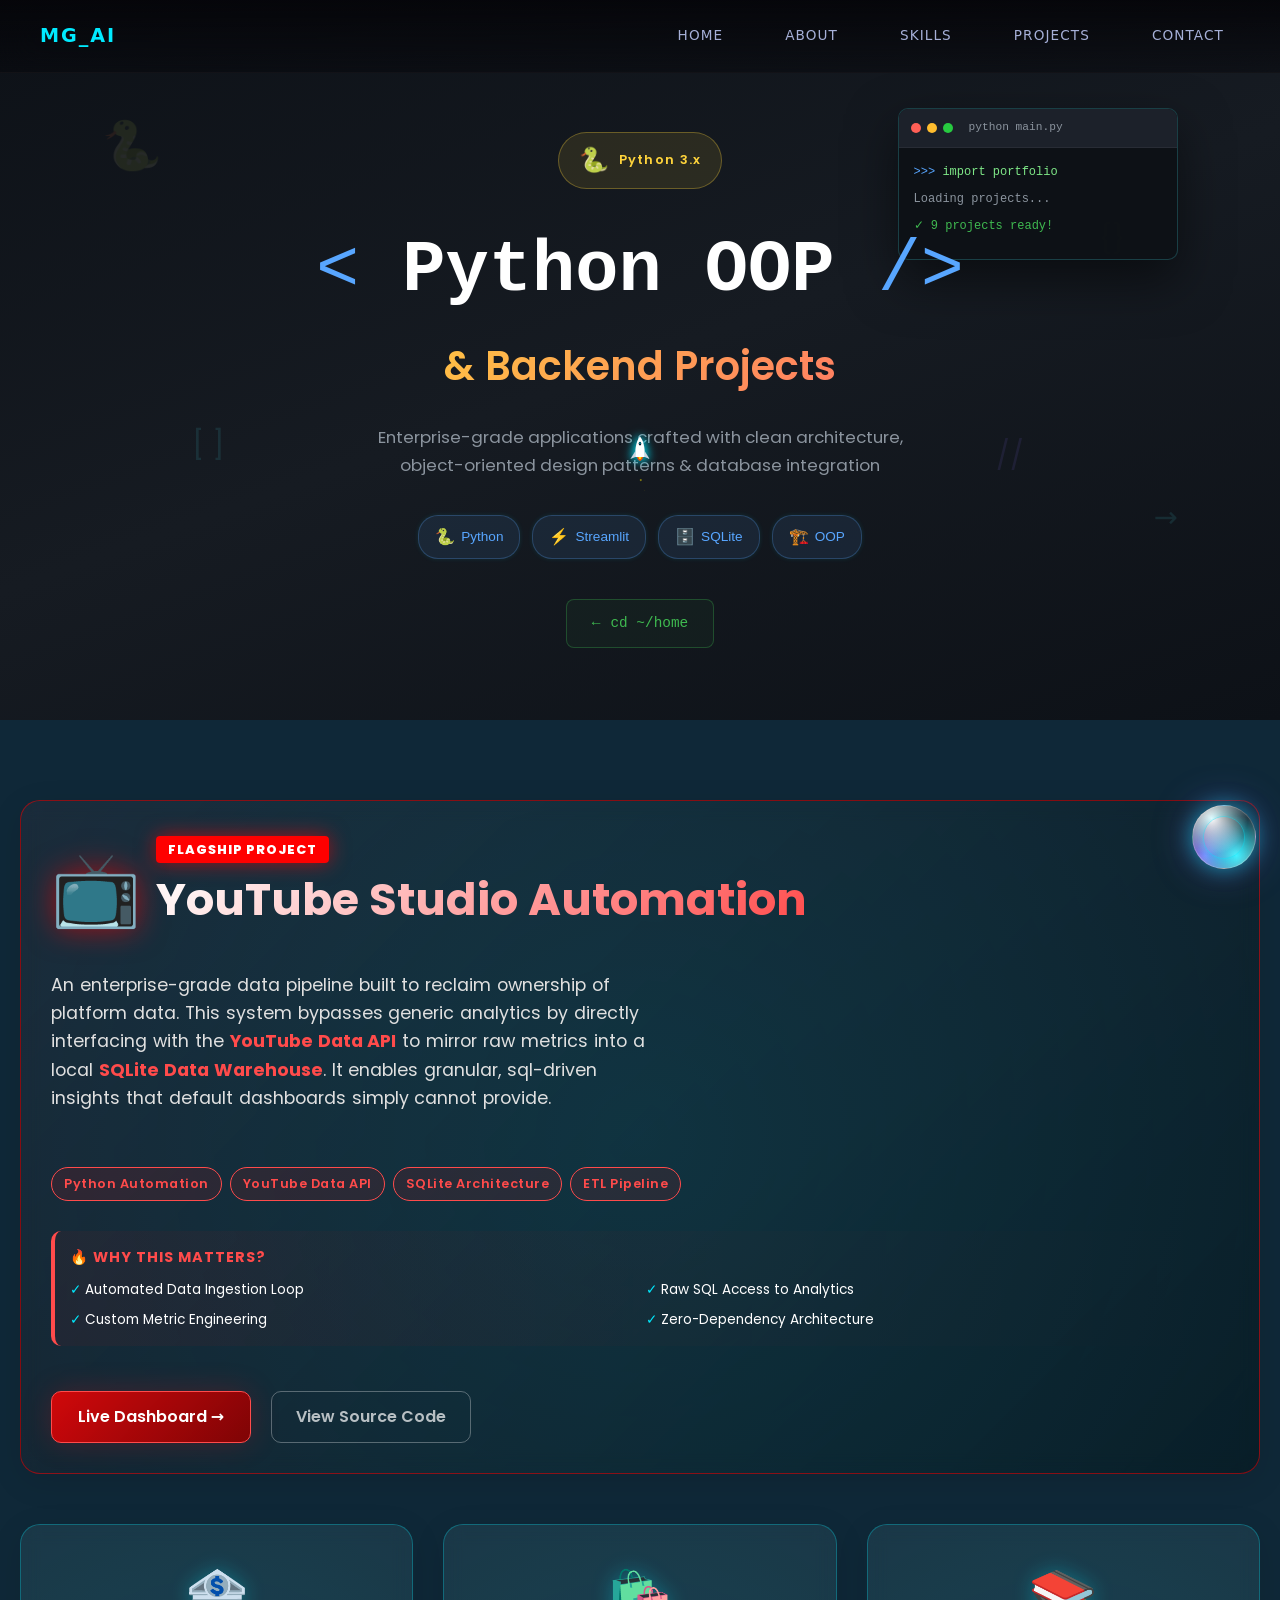
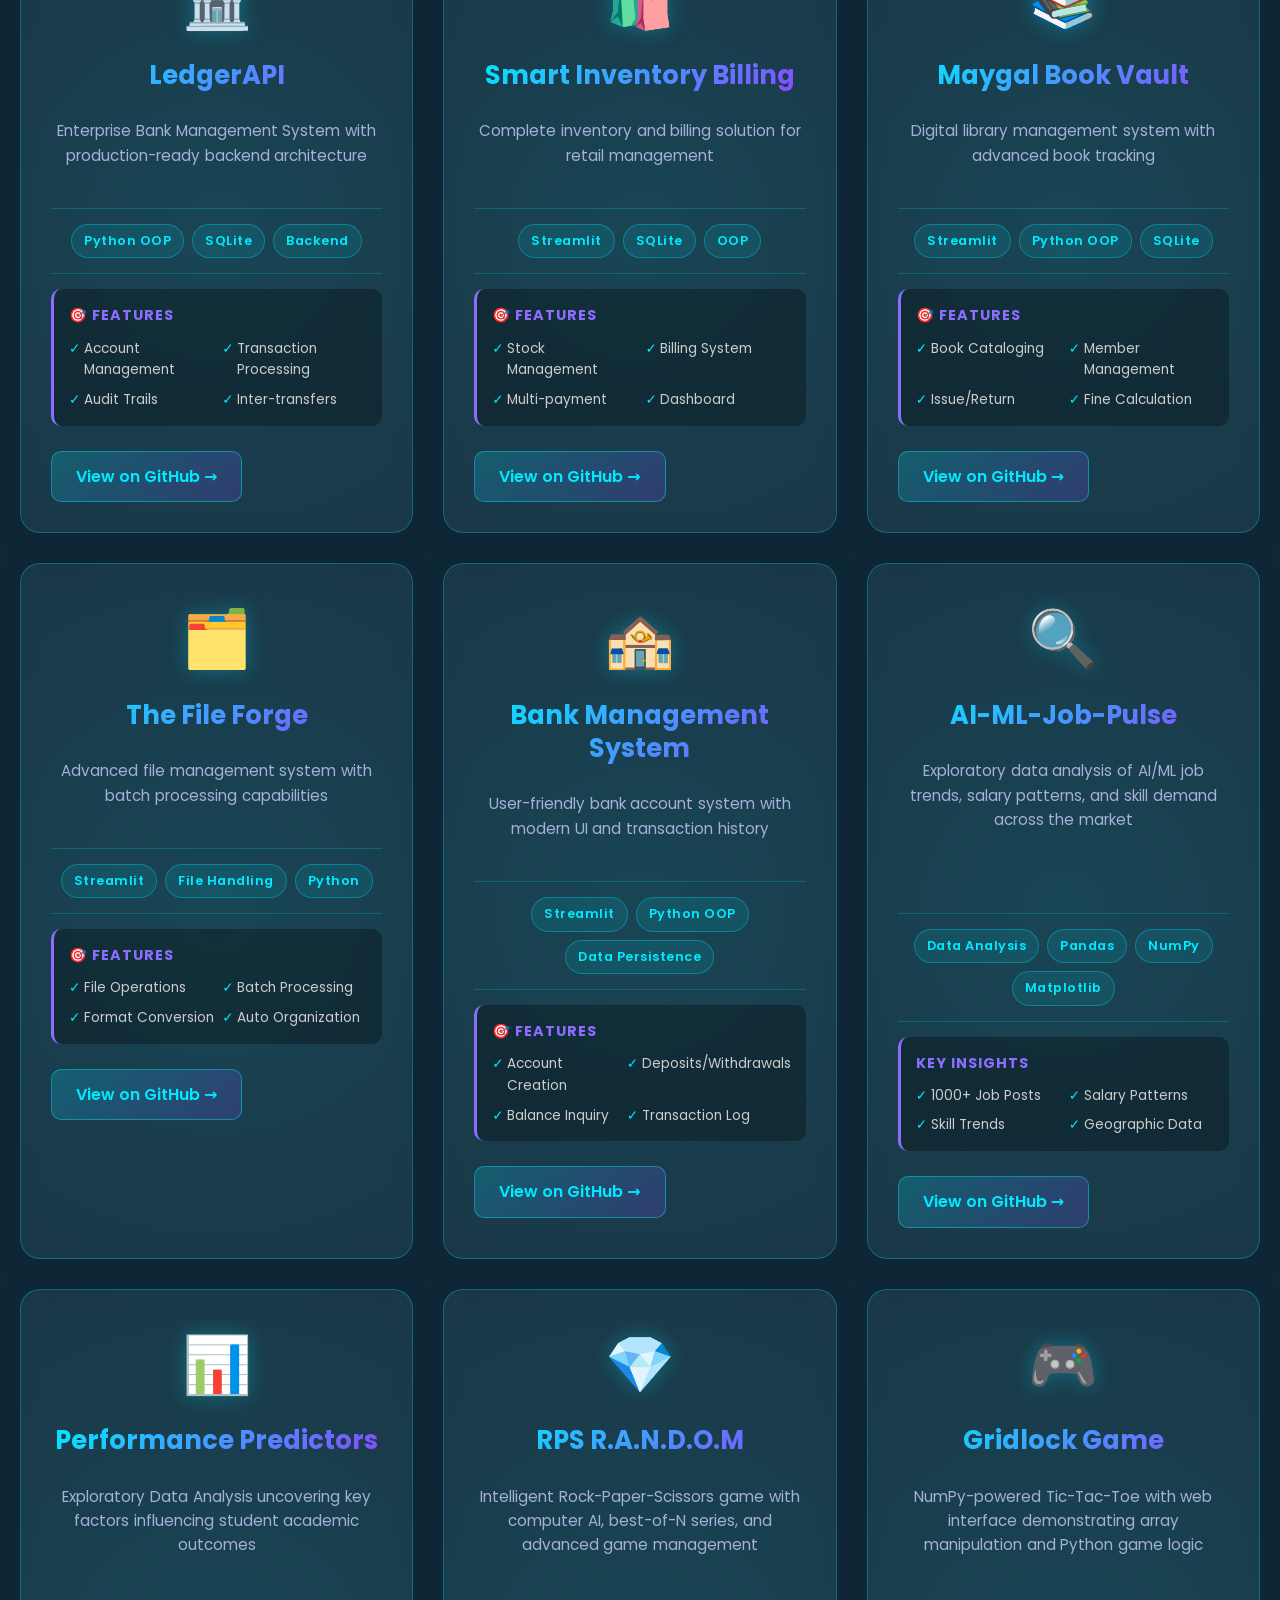
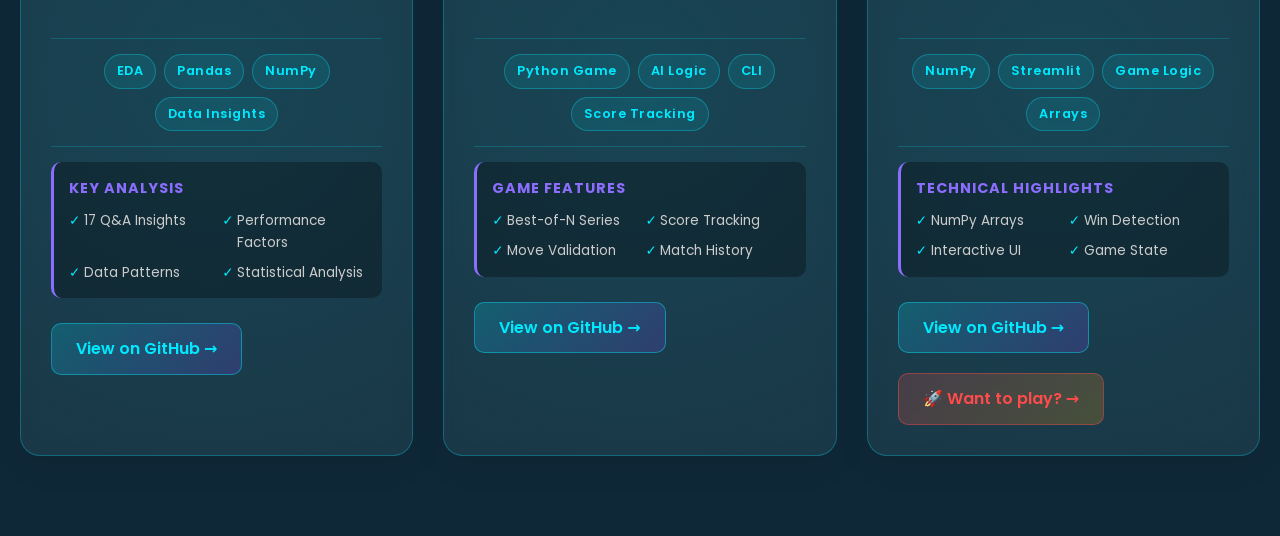
<file: python-projects.html>
<!DOCTYPE html>
<html lang="en">

<head>
    <meta charset="UTF-8" />
    <meta name="viewport" content="width=device-width, initial-scale=1.0" />
    <title>Python OOP Projects | Mayank Goyal</title>
    <meta name="description" content="Python and Object-Oriented Programming (OOP) projects by Mayank Goyal - Streamlit automation tools, database utilities, and CLI engines." />

    <!-- Open Graph / Facebook -->
    <meta property="og:type" content="website" />
    <meta property="og:url" content="https://mayank-goyal09.github.io/python-projects.html" />
    <meta property="og:title" content="Python OOP Projects | Mayank Goyal" />
    <meta property="og:description" content="Python and Object-Oriented Programming (OOP) projects by Mayank Goyal - Streamlit automation tools, database utilities, and CLI engines." />
    <meta property="og:image" content="https://mayank-goyal09.github.io/avatar-poster.jpg" />

    <!-- Twitter -->
    <meta property="twitter:card" content="summary_large_image" />
    <meta property="twitter:url" content="https://mayank-goyal09.github.io/python-projects.html" />
    <meta property="twitter:title" content="Python OOP Projects | Mayank Goyal" />
    <meta property="twitter:description" content="Python and Object-Oriented Programming (OOP) projects by Mayank Goyal - Streamlit automation tools, database utilities, and CLI engines." />
    <meta property="twitter:image" content="https://mayank-goyal09.github.io/avatar-poster.jpg" />

    <link rel="icon" type="image/png" href="favicon.png">
    <link rel="preconnect" href="https://fonts.googleapis.com" />
    <link rel="preconnect" href="https://fonts.gstatic.com" crossorigin />
    <link
        href="https://fonts.googleapis.com/css2?family=Montserrat:wght@300;400;500;600;700;800&family=Poppins:wght@300;400;500;600;700&display=swap"
        rel="stylesheet" />
    <link rel="stylesheet" href="style.css" />
    <!-- AI Chatbot Styles -->
    <link rel="stylesheet" href="chatbot.css?v=20260206" />
    <style>
        /* ===== ACHIEVEMENT BADGE ===== */
        .achievement-badge {
            display: inline-block;
            margin-left: 15px;
            font-size: 2.5rem;
            animation: glowPulse 2s ease-in-out infinite;
            filter: drop-shadow(0 0 10px #ffd700);
            -webkit-text-fill-color: initial;
            background: none;
            -webkit-background-clip: border-box;
        }

        @keyframes glowPulse {

            0%,
            100% {
                filter: drop-shadow(0 0 5px #ffd700);
                transform: scale(1);
            }

            50% {
                filter: drop-shadow(0 0 15px #ffd700);
                transform: scale(1.15);
            }
        }

        /* ===== FLOATING CARDS LAYOUT ===== */
        .projects-container {
            display: grid;
            grid-template-columns: repeat(auto-fit, minmax(320px, 1fr));
            gap: 30px;
            padding: 40px 20px;
            max-width: 1400px;
            margin: 0 auto;
        }

        /* ===== FLOATING CARD STYLES ===== */
        .floating-card {
            background: rgba(255, 255, 255, 0.05);
            border: 1.5px solid rgba(0, 234, 255, 0.3);
            border-radius: 20px;
            padding: 30px;
            position: relative;
            overflow: hidden;
            backdrop-filter: blur(10px);
            transition: all 0.4s cubic-bezier(0.25, 0.46, 0.45, 0.94);
            cursor: pointer;
            animation: float 6s ease-in-out infinite;
            box-shadow: 0 8px 32px rgba(0, 0, 0, 0.1);
            display: flex;
            flex-direction: column;
            gap: 15px;
        }

        /* STAGGERED FLOATING ANIMATION */
        .floating-card:nth-child(1) {
            animation-delay: 0s;
        }

        .floating-card:nth-child(2) {
            animation-delay: 0.5s;
        }

        .floating-card:nth-child(3) {
            animation-delay: 1s;
        }

        .floating-card:nth-child(4) {
            animation-delay: 1.5s;
        }

        .floating-card:nth-child(5) {
            animation-delay: 2s;
        }

        @keyframes float {

            0%,
            100% {
                transform: translateY(0px) translateX(0px);
            }

            25% {
                transform: translateY(-15px) translateX(5px);
            }

            50% {
                transform: translateY(-25px) translateX(-5px);
            }

            75% {
                transform: translateY(-10px) translateX(8px);
            }
        }

        /* HOVER EFFECTS */
        .floating-card:hover {
            border-color: rgba(0, 234, 255, 0.8);
            box-shadow: 0 0 40px rgba(0, 234, 255, 0.4),
                0 0 80px rgba(0, 234, 255, 0.2),
                inset 0 0 20px rgba(0, 234, 255, 0.1);
            transform: scale(1.05) translateY(-30px);
            background: rgba(0, 234, 255, 0.08);
        }

        /* BACKGROUND GRADIENT GLOW */
        .floating-card::before {
            content: '';
            position: absolute;
            top: -50%;
            right: -50%;
            width: 200%;
            height: 200%;
            background: radial-gradient(circle, rgba(0, 234, 255, 0.1) 0%, transparent 70%);
            animation: rotate 20s linear infinite;
            z-index: 0;
        }

        @keyframes rotate {
            0% {
                transform: rotate(0deg);
            }

            100% {
                transform: rotate(360deg);
            }
        }

        /* CONTENT WRAPPER */
        .card-content {
            position: relative;
            z-index: 1;
            display: flex;
            flex-direction: column;
            gap: 15px;
        }

        /* EMOJI/ICON */
        .card-emoji {
            font-size: 3.5rem;
            text-align: center;
            filter: drop-shadow(0 0 10px rgba(0, 234, 255, 0.3));
            animation: emojiFloat 3s ease-in-out infinite;
        }

        @keyframes emojiFloat {

            0%,
            100% {
                transform: translateY(0px) rotate(0deg);
            }

            50% {
                transform: translateY(-10px) rotate(5deg);
            }
        }

        /* PROJECT TITLE */
        .card-title {
            font-size: 1.6rem;
            font-weight: 700;
            color: #fff;
            text-align: center;
            background: linear-gradient(135deg, #00eaff 0%, #8b47ff 100%);
            -webkit-background-clip: text;
            -webkit-text-fill-color: transparent;
            background-clip: text;
        }

        /* PROJECT DESCRIPTION */
        .card-description {
            font-size: 0.95rem;
            color: var(--text-muted);
            line-height: 1.6;
            text-align: center;
        }

        /* TECH TAGS */
        .card-tech {
            display: flex;
            flex-wrap: wrap;
            gap: 8px;
            justify-content: center;
            padding: 15px 0;
            border-top: 1px solid rgba(0, 234, 255, 0.2);
            border-bottom: 1px solid rgba(0, 234, 255, 0.2);
        }

        .tech-badge {
            background: rgba(0, 234, 255, 0.1);
            border: 1px solid rgba(0, 234, 255, 0.3);
            color: #00eaff;
            padding: 6px 12px;
            border-radius: 20px;
            font-size: 0.8rem;
            font-weight: 600;
            letter-spacing: 0.5px;
            transition: all 0.3s ease;
        }

        .floating-card:hover .tech-badge {
            background: rgba(0, 234, 255, 0.3);
            box-shadow: 0 0 10px rgba(0, 234, 255, 0.4);
        }

        /* GITHUB LINK */
        .card-link {
            display: inline-block;
            margin-top: 10px;
            padding: 12px 24px;
            background: linear-gradient(135deg, rgba(0, 234, 255, 0.2) 0%, rgba(139, 71, 255, 0.2) 100%);
            border: 1.5px solid rgba(0, 234, 255, 0.4);
            color: #00eaff;
            text-decoration: none;
            border-radius: 10px;
            font-weight: 600;
            text-align: center;
            transition: all 0.3s ease;
            position: relative;
            overflow: hidden;
        }

        .card-link::before {
            content: '';
            position: absolute;
            top: 0;
            left: -100%;
            width: 100%;
            height: 100%;
            background: linear-gradient(90deg, transparent, rgba(0, 234, 255, 0.3), transparent);
            transition: left 0.5s;
        }

        .floating-card:hover .card-link {
            background: linear-gradient(135deg, rgba(0, 234, 255, 0.4) 0%, rgba(139, 71, 255, 0.3) 100%);
            box-shadow: 0 0 20px rgba(0, 234, 255, 0.4);
            border-color: rgba(0, 234, 255, 0.8);
            transform: translateY(-3px);
        }

        .floating-card:hover .card-link::before {
            left: 100%;
        }

        /* FEATURES LIST */
        .card-features {
            background: rgba(0, 0, 0, 0.3);
            padding: 15px;
            border-radius: 10px;
            border-left: 3px solid var(--accent-purple);
        }

        .card-features h4 {
            color: var(--accent-purple);
            font-size: 0.9rem;
            margin-bottom: 10px;
            text-transform: uppercase;
            letter-spacing: 1px;
        }

        .card-features ul {
            list-style: none;
            padding: 0;
            display: grid;
            grid-template-columns: 1fr 1fr;
            gap: 8px;
        }

        .card-features li {
            font-size: 0.85rem;
            color: #ccc;
            padding-left: 15px;
            position: relative;
        }

        .card-features li::before {
            content: '✓';
            position: absolute;
            left: 0;
            color: var(--accent-cyan);
            font-weight: bold;
        }

        /* PAGE LAYOUT */
        .page-header {
            text-align: center;
            padding: 80px 20px;
            background: linear-gradient(135deg, rgba(0, 234, 255, 0.1) 0%, rgba(139, 71, 255, 0.1) 100%);
            margin-top: 60px;
        }

        .page-header h1 {
            font-size: 3rem;
            font-weight: 700;
            background: linear-gradient(135deg, var(--accent-cyan) 0%, var(--accent-purple) 100%);
            -webkit-background-clip: text;
            -webkit-text-fill-color: transparent;
            margin-bottom: 15px;
        }

        .page-header p {
            font-size: 1.2rem;
            color: var(--text-muted);
        }

        .back-link {
            display: inline-block;
            color: var(--accent-cyan);
            text-decoration: none;
            font-weight: 600;
            margin-top: 20px;
            transition: all 0.3s ease;
        }

        .back-link:hover {
            text-shadow: 0 0 10px rgba(0, 234, 255, 0.6);
        }
    </style>
</head>

<body>
    <div class="space-bg">
        <div class="layer starfield"></div>
    </div>

    <nav class="navbar">
        <div class="nav-container">
            <a href="index.html" class="nav-logo">MG_AI</a>
            <button class="nav-toggle" id="subNavToggle" aria-label="Toggle navigation">
                <span></span><span></span><span></span>
            </button>
            <div class="nav-menu" id="subNavMenu">
                <a href="index.html#home" class="nav-link">Home</a>
                <a href="index.html#about" class="nav-link">About</a>
                <a href="index.html#skills" class="nav-link">Skills</a>
                <a href="index.html#projects" class="nav-link">Projects</a>
                <a href="index.html#contact" class="nav-link">Contact</a>
            </div>
        </div>
    </nav>

    <!-- ===== PYTHON HERO SECTION - TERMINAL THEME ===== -->
    <section class="py-hero">
        <!-- Code Rain Background -->
        <div class="code-rain">
            <span class="code-drop" style="--i:1">def</span>
            <span class="code-drop" style="--i:2">class</span>
            <span class="code-drop" style="--i:3">import</span>
            <span class="code-drop" style="--i:4">return</span>
            <span class="code-drop" style="--i:5">self</span>
            <span class="code-drop" style="--i:6">__init__</span>
            <span class="code-drop" style="--i:7">for</span>
            <span class="code-drop" style="--i:8">while</span>
            <span class="code-drop" style="--i:9">lambda</span>
            <span class="code-drop" style="--i:10">async</span>
        </div>

        <!-- Floating Python Symbols -->
        <div class="py-symbols">
            <span class="py-symbol s1">🐍</span>
            <span class="py-symbol s2">{}</span>
            <span class="py-symbol s3">[ ]</span>
            <span class="py-symbol s4">//</span>
            <span class="py-symbol s5">→</span>
        </div>

        <!-- Mini Terminal Window -->
        <div class="mini-terminal">
            <div class="terminal-header">
                <span class="term-dot red"></span>
                <span class="term-dot yellow"></span>
                <span class="term-dot green"></span>
                <span class="term-title">python main.py</span>
            </div>
            <div class="terminal-body">
                <span class="term-line"><span class="prompt">>>> </span><span class="typing-code">import
                        portfolio</span></span>
                <span class="term-line output">Loading projects...</span>
                <span class="term-line success">✓ 9 projects ready!</span>
            </div>
        </div>

        <!-- Main Content -->
        <div class="py-hero-content">
            <div class="py-logo-badge">
                <span class="snake-icon">🐍</span>
                <span class="py-version">Python 3.x</span>
            </div>

            <h1 class="py-title">
                <span class="code-bracket">&lt;</span>
                Python OOP
                <span class="code-bracket">/&gt;</span>
            </h1>
            <h2 class="py-subtitle-main">& Backend Projects</h2>

            <p class="py-description">Enterprise-grade applications crafted with clean architecture, object-oriented
                design patterns & database integration</p>

            <!-- Tech Stack Pills -->
            <div class="tech-pills">
                <span class="tech-pill">
                    <span class="pill-icon">🐍</span> Python
                </span>
                <span class="tech-pill">
                    <span class="pill-icon">⚡</span> Streamlit
                </span>
                <span class="tech-pill">
                    <span class="pill-icon">🗄️</span> SQLite
                </span>
                <span class="tech-pill">
                    <span class="pill-icon">🏗️</span> OOP
                </span>
            </div>

            <a href="index.html" class="py-back-btn">
                <span class="btn-icon">←</span>
                <span>cd ~/home</span>
            </a>
        </div>
    </section>

    <style>
        /* ===== PYTHON HERO STYLES ===== */
        .py-hero {
            position: relative;
            min-height: 80vh;
            display: flex;
            align-items: center;
            justify-content: center;
            padding: 120px 20px 60px;
            overflow: hidden;
            background: linear-gradient(160deg, #0d1117 0%, #161b22 50%, #0d1117 100%);
        }

        /* Code Rain Effect */
        .code-rain {
            position: absolute;
            inset: 0;
            overflow: hidden;
            pointer-events: none;
        }

        .code-drop {
            position: absolute;
            top: -50px;
            font-family: 'Fira Code', 'Courier New', monospace;
            font-size: 0.8rem;
            color: rgba(77, 243, 255, 0.15);
            animation: codeFall 8s linear infinite;
            animation-delay: calc(var(--i) * 0.8s);
        }

        .code-drop:nth-child(1) {
            left: 5%;
        }

        .code-drop:nth-child(2) {
            left: 15%;
        }

        .code-drop:nth-child(3) {
            left: 25%;
        }

        .code-drop:nth-child(4) {
            left: 35%;
        }

        .code-drop:nth-child(5) {
            left: 50%;
        }

        .code-drop:nth-child(6) {
            left: 60%;
        }

        .code-drop:nth-child(7) {
            left: 70%;
        }

        .code-drop:nth-child(8) {
            left: 80%;
        }

        .code-drop:nth-child(9) {
            left: 88%;
        }

        .code-drop:nth-child(10) {
            left: 95%;
        }

        @keyframes codeFall {
            0% {
                transform: translateY(-50px);
                opacity: 0;
            }

            10% {
                opacity: 0.3;
            }

            90% {
                opacity: 0.3;
            }

            100% {
                transform: translateY(100vh);
                opacity: 0;
            }
        }

        /* Floating Symbols */
        .py-symbols {
            position: absolute;
            inset: 0;
            pointer-events: none;
        }

        .py-symbol {
            position: absolute;
            font-size: 1.8rem;
            opacity: 0.1;
            animation: symbolFloat 10s ease-in-out infinite;
        }

        .s1 {
            top: 15%;
            left: 8%;
            animation-delay: 0s;
            font-size: 3rem;
        }

        .s2 {
            top: 30%;
            right: 12%;
            animation-delay: 2s;
            color: #ffcc00;
        }

        .s3 {
            bottom: 35%;
            left: 15%;
            animation-delay: 4s;
            color: #4DF3FF;
        }

        .s4 {
            top: 60%;
            right: 20%;
            animation-delay: 1s;
            color: #8c6eff;
        }

        .s5 {
            bottom: 25%;
            right: 8%;
            animation-delay: 3s;
            color: #4DF3FF;
        }

        @keyframes symbolFloat {

            0%,
            100% {
                transform: translateY(0) rotate(0deg);
            }

            50% {
                transform: translateY(-25px) rotate(15deg);
            }
        }

        /* Mini Terminal */
        .mini-terminal {
            position: absolute;
            top: 15%;
            right: 8%;
            width: 280px;
            background: rgba(13, 17, 23, 0.95);
            border: 1px solid rgba(77, 243, 255, 0.2);
            border-radius: 10px;
            overflow: hidden;
            box-shadow: 0 20px 50px rgba(0, 0, 0, 0.5);
            animation: terminalFloat 6s ease-in-out infinite;
        }

        @keyframes terminalFloat {

            0%,
            100% {
                transform: translateY(0) rotate(-2deg);
            }

            50% {
                transform: translateY(-15px) rotate(2deg);
            }
        }

        .terminal-header {
            display: flex;
            align-items: center;
            gap: 6px;
            padding: 10px 12px;
            background: rgba(30, 35, 45, 0.9);
            border-bottom: 1px solid rgba(255, 255, 255, 0.05);
        }

        .term-dot {
            width: 10px;
            height: 10px;
            border-radius: 50%;
        }

        .term-dot.red {
            background: #ff5f56;
        }

        .term-dot.yellow {
            background: #ffbd2e;
        }

        .term-dot.green {
            background: #27ca40;
        }

        .term-title {
            margin-left: 10px;
            font-size: 0.7rem;
            color: #8b949e;
            font-family: monospace;
        }

        .terminal-body {
            padding: 15px;
            font-family: 'Fira Code', monospace;
            font-size: 0.75rem;
        }

        .term-line {
            display: block;
            margin-bottom: 8px;
            color: #c9d1d9;
        }

        .prompt {
            color: #58a6ff;
        }

        .typing-code {
            color: #7ee787;
            animation: typeCode 3s steps(20) infinite;
        }

        @keyframes typeCode {

            0%,
            100% {
                opacity: 1;
            }

            50% {
                opacity: 0.5;
            }
        }

        .term-line.output {
            color: #8b949e;
        }

        .term-line.success {
            color: #3fb950;
        }

        /* Hero Content */
        .py-hero-content {
            position: relative;
            z-index: 10;
            text-align: center;
            max-width: 700px;
        }

        .py-logo-badge {
            display: inline-flex;
            align-items: center;
            gap: 10px;
            background: rgba(255, 212, 59, 0.1);
            border: 1px solid rgba(255, 212, 59, 0.3);
            padding: 8px 20px;
            border-radius: 50px;
            margin-bottom: 25px;
        }

        .snake-icon {
            font-size: 1.5rem;
            animation: snakeWiggle 2s ease-in-out infinite;
        }

        @keyframes snakeWiggle {

            0%,
            100% {
                transform: rotate(-5deg);
            }

            50% {
                transform: rotate(5deg);
            }
        }

        .py-version {
            font-size: 0.8rem;
            font-weight: 600;
            color: #ffd43b;
            letter-spacing: 0.1em;
        }

        .py-title {
            font-size: clamp(2.5rem, 7vw, 4.5rem);
            font-weight: 800;
            color: #fff;
            margin-bottom: 5px;
            font-family: 'Fira Code', monospace;
        }

        .code-bracket {
            color: #58a6ff;
            font-weight: 300;
        }

        .py-subtitle-main {
            font-size: clamp(1.5rem, 4vw, 2.5rem);
            font-weight: 600;
            background: linear-gradient(135deg, #ffd43b 0%, #ff6b6b 100%);
            -webkit-background-clip: text;
            -webkit-text-fill-color: transparent;
            background-clip: text;
            margin-bottom: 25px;
        }

        .py-description {
            font-size: 1.05rem;
            color: #8b949e;
            max-width: 550px;
            margin: 0 auto 35px;
            line-height: 1.7;
        }

        /* Tech Pills */
        .tech-pills {
            display: flex;
            justify-content: center;
            flex-wrap: wrap;
            gap: 12px;
            margin-bottom: 40px;
        }

        .tech-pill {
            display: inline-flex;
            align-items: center;
            gap: 6px;
            background: rgba(88, 166, 255, 0.1);
            border: 1px solid rgba(88, 166, 255, 0.25);
            padding: 8px 16px;
            border-radius: 20px;
            font-size: 0.85rem;
            color: #58a6ff;
            transition: all 0.3s ease;
        }

        .tech-pill:hover {
            background: rgba(88, 166, 255, 0.2);
            border-color: #58a6ff;
            transform: translateY(-3px);
            box-shadow: 0 5px 20px rgba(88, 166, 255, 0.2);
        }

        .pill-icon {
            font-size: 1rem;
        }

        /* Back Button */
        .py-back-btn {
            display: inline-flex;
            align-items: center;
            gap: 10px;
            color: #3fb950;
            text-decoration: none;
            font-family: 'Fira Code', monospace;
            font-size: 0.9rem;
            padding: 12px 25px;
            border: 1px solid rgba(63, 185, 80, 0.3);
            border-radius: 8px;
            transition: all 0.3s ease;
            background: rgba(63, 185, 80, 0.05);
        }

        .py-back-btn:hover {
            background: rgba(63, 185, 80, 0.15);
            border-color: #3fb950;
            box-shadow: 0 0 25px rgba(63, 185, 80, 0.2);
        }

        .btn-icon {
            transition: transform 0.3s ease;
        }

        .py-back-btn:hover .btn-icon {
            transform: translateX(-5px);
        }

        @media (max-width: 768px) {
            .mini-terminal {
                display: none;
            }
        }
    </style>

    <section style="background: var(--bg-main); padding: 40px 0;">
        <!-- ========================== -->
        <!-- 🚨 FLAGSHIP SPOTLIGHT 🚨 -->
        <!-- ========================== -->
        <div class="projects-container" style="padding-bottom: 10px;">
            <!-- SPECIAL SPOTLIGHT CARD: YOUTUBE STUDIO -->
            <div class="floating-card" style="
                 border-color: rgba(255, 0, 0, 0.5); 
                 background: linear-gradient(135deg, rgba(255, 0, 0, 0.05) 0%, rgba(0, 0, 0, 0.4) 100%);
                 grid-column: 1 / -1; 
                 min-height: 480px;
                 display: flex;
                 flex-direction: row;
                 align-items: center;
                 gap: 40px;
             ">
                <!-- Left: Content -->
                <div class="card-content" style="flex: 1; text-align: left; align-items: flex-start;">
                    <div style="display: flex; align-items: center; gap: 15px; margin-bottom: 10px;">
                        <div class="card-emoji"
                            style="font-size: 4.5rem; animation: none; filter: drop-shadow(0 0 15px rgba(255, 0, 0, 0.6));">
                            📺</div>
                        <div>
                            <span style="
                                background: #FF0000; 
                                color: white; 
                                padding: 5px 12px; 
                                border-radius: 4px; 
                                font-weight: 800; 
                                font-size: 0.8rem; 
                                letter-spacing: 1px;
                                text-transform: uppercase;
                                box-shadow: 0 0 20px rgba(255, 0, 0, 0.6);
                             ">Flagship Project</span>
                            <h3 class="card-title" style="
                                font-size: 2.8rem; 
                                margin-top: 10px;
                                text-align: left;
                                background: linear-gradient(135deg, #fff 0%, #ff4b4b 100%);
                                -webkit-background-clip: text;
                                -webkit-text-fill-color: transparent;
                             ">YouTube Studio Automation</h3>
                        </div>
                    </div>

                    <p class="card-description" style="
                        text-align: left; 
                        font-size: 1.1rem; 
                        max-width: 600px; 
                        color: #e0e0e0;
                    ">
                        An enterprise-grade data pipeline built to reclaim ownership of platform data.
                        This system bypasses generic analytics by directly interfacing with the <strong
                            style="color: #ff4b4b;">YouTube Data API</strong>
                        to mirror raw metrics into a local <strong style="color: #ff4b4b;">SQLite Data
                            Warehouse</strong>.
                        It enables granular, sql-driven insights that default dashboards simply cannot provide.
                    </p>

                    <div class="card-tech" style="justify-content: flex-start; border: none; padding-left: 0;">
                        <span class="tech-badge"
                            style="border-color: #ff4b4b; color: #ff4b4b; background: rgba(255, 0, 0, 0.1);">Python
                            Automation</span>
                        <span class="tech-badge"
                            style="border-color: #ff4b4b; color: #ff4b4b; background: rgba(255, 0, 0, 0.1);">YouTube
                            Data API</span>
                        <span class="tech-badge"
                            style="border-color: #ff4b4b; color: #ff4b4b; background: rgba(255, 0, 0, 0.1);">SQLite
                            Architecture</span>
                        <span class="tech-badge"
                            style="border-color: #ff4b4b; color: #ff4b4b; background: rgba(255, 0, 0, 0.1);">ETL
                            Pipeline</span>
                    </div>

                    <div class="card-features" style="
                        border-left: 4px solid #ff4b4b; 
                        background: linear-gradient(90deg, rgba(255, 0, 0, 0.05) 0%, transparent 100%);
                        width: 100%;
                    ">
                        <h4 style="color: #ff4b4b;">🔥 Why this matters?</h4>
                        <ul style="grid-template-columns: 1fr 1fr; display: grid;">
                            <li style="color: #fff;">Automated Data Ingestion Loop</li>
                            <li style="color: #fff;">Raw SQL Access to Analytics</li>
                            <li style="color: #fff;">Custom Metric Engineering</li>
                            <li style="color: #fff;">Zero-Dependency Architecture</li>
                        </ul>
                    </div>

                    <div style="margin-top: 20px; display: flex; gap: 20px; flex-wrap: wrap;">
                        <a href="https://youtube-dashboard-appql-w6tacoledpx4fgpmkdtth4.streamlit.app/" target="_blank"
                            class="card-link" style="
                            background: linear-gradient(135deg, rgba(255, 0, 0, 0.8) 0%, rgba(139, 0, 0, 0.9) 100%); 
                            border-color: #ff4b4b; 
                            color: white;
                            min-width: 200px;
                            box-shadow: 0 0 30px rgba(255, 0, 0, 0.2);
                        ">
                            Live Dashboard →
                        </a>
                        <a href="https://github.com/mayank-goyal09/YouTube-Studio" target="_blank" class="card-link"
                            style="
                            background: transparent; 
                            border-color: rgba(255, 255, 255, 0.3); 
                            color: rgba(255, 255, 255, 0.7);
                            min-width: 200px;
                        ">
                            View Source Code
                        </a>
                    </div>
                </div>
            </div>
        </div>

        <div class="projects-container">

            <!-- Project 1: LedgerAPI -->
            <div class="floating-card">
                <div class="card-content">
                    <div class="card-emoji">🏦</div>
                    <h3 class="card-title">LedgerAPI</h3>
                    <p class="card-description">Enterprise Bank Management System with production-ready backend
                        architecture</p>

                    <div class="card-tech">
                        <span class="tech-badge">Python OOP</span>
                        <span class="tech-badge">SQLite</span>
                        <span class="tech-badge">Backend</span>
                    </div>

                    <div class="card-features">
                        <h4>🎯 Features</h4>
                        <ul>
                            <li>Account Management</li>
                            <li>Transaction Processing</li>
                            <li>Audit Trails</li>
                            <li>Inter-transfers</li>
                        </ul>
                    </div>

                    <a href="https://github.com/mayank-goyal09/LedgerAPI" target="_blank" class="card-link">View on
                        GitHub →</a>
                </div>
            </div>

            <!-- Project 2: Smart Inventory Billing System -->
            <div class="floating-card">
                <div class="card-content">
                    <div class="card-emoji">🛍️</div>
                    <h3 class="card-title">Smart Inventory Billing</h3>
                    <p class="card-description">Complete inventory and billing solution for retail management</p>

                    <div class="card-tech">
                        <span class="tech-badge">Streamlit</span>
                        <span class="tech-badge">SQLite</span>
                        <span class="tech-badge">OOP</span>
                    </div>

                    <div class="card-features">
                        <h4>🎯 Features</h4>
                        <ul>
                            <li>Stock Management</li>
                            <li>Billing System</li>
                            <li>Multi-payment</li>
                            <li>Dashboard</li>
                        </ul>
                    </div>

                    <a href="https://github.com/mayank-goyal09/smart-inventory-billing-system" target="_blank"
                        class="card-link">View on GitHub →</a>
                </div>
            </div>

            <!-- Project 3: Maygal Book Vault -->
            <div class="floating-card">
                <div class="card-content">
                    <div class="card-emoji">📚</div>
                    <h3 class="card-title">Maygal Book Vault</h3>
                    <p class="card-description">Digital library management system with advanced book tracking</p>

                    <div class="card-tech">
                        <span class="tech-badge">Streamlit</span>
                        <span class="tech-badge">Python OOP</span>
                        <span class="tech-badge">SQLite</span>
                    </div>

                    <div class="card-features">
                        <h4>🎯 Features</h4>
                        <ul>
                            <li>Book Cataloging</li>
                            <li>Member Management</li>
                            <li>Issue/Return</li>
                            <li>Fine Calculation</li>
                        </ul>
                    </div>

                    <a href="https://github.com/mayank-goyal09/Maygal-book-vault" target="_blank" class="card-link">View
                        on GitHub →</a>
                </div>
            </div>

            <!-- Project 4: The File Forge -->
            <div class="floating-card">
                <div class="card-content">
                    <div class="card-emoji">🗂️</div>
                    <h3 class="card-title">The File Forge</h3>
                    <p class="card-description">Advanced file management system with batch processing capabilities</p>

                    <div class="card-tech">
                        <span class="tech-badge">Streamlit</span>
                        <span class="tech-badge">File Handling</span>
                        <span class="tech-badge">Python</span>
                    </div>

                    <div class="card-features">
                        <h4>🎯 Features</h4>
                        <ul>
                            <li>File Operations</li>
                            <li>Batch Processing</li>
                            <li>Format Conversion</li>
                            <li>Auto Organization</li>
                        </ul>
                    </div>

                    <a href="https://github.com/mayank-goyal09/the-file-forge" target="_blank" class="card-link">View on
                        GitHub →</a>
                </div>
            </div>

            <!-- Project 5: Bank Management System -->
            <div class="floating-card">
                <div class="card-content">
                    <div class="card-emoji">🏤</div>
                    <h3 class="card-title">Bank Management System</h3>
                    <p class="card-description">User-friendly bank account system with modern UI and transaction history
                    </p>

                    <div class="card-tech">
                        <span class="tech-badge">Streamlit</span>
                        <span class="tech-badge">Python OOP</span>
                        <span class="tech-badge">Data Persistence</span>
                    </div>

                    <div class="card-features">
                        <h4>🎯 Features</h4>
                        <ul>
                            <li>Account Creation</li>
                            <li>Deposits/Withdrawals</li>
                            <li>Balance Inquiry</li>
                            <li>Transaction Log</li>
                        </ul>
                    </div>

                    <a href="https://github.com/mayank-goyal09/bank-management-system" target="_blank"
                        class="card-link">View on GitHub →</a>
                </div>
            </div>
            <!-- Project 6: AI-ML-Job-Pulse -->
            <div class="floating-card">
                <div class="card-content">
                    <div class="card-emoji">🔍</div>
                    <h3 class="card-title">AI-ML-Job-Pulse</h3>
                    <p class="card-description">Exploratory data analysis of AI/ML job trends, salary patterns, and
                        skill demand across the market</p>
                    <br>
                    <div class="card-tech">
                        <span class="tech-badge">Data Analysis</span>
                        <span class="tech-badge">Pandas</span>
                        <span class="tech-badge">NumPy</span>
                        <span class="tech-badge">Matplotlib</span>
                    </div>
                    <div class="card-features">
                        <h4>Key Insights</h4>
                        <ul>
                            <li>1000+ Job Posts</li>
                            <li>Salary Patterns</li>
                            <li>Skill Trends</li>
                            <li>Geographic Data</li>
                        </ul>
                    </div>
                    <a href="https://github.com/mayank-goyal09/AI-ML-Job-Pulse" target="_blank" class="card-link">View
                        on GitHub →</a>
                </div>
            </div>
            <!-- Project 7: Performance Predictors EDA -->
            <div class="floating-card">
                <div class="card-content">
                    <div class="card-emoji">📊</div>
                    <h3 class="card-title">Performance Predictors</h3>
                    <p class="card-description">Exploratory Data Analysis uncovering key factors influencing student
                        academic outcomes</p>
                    <br>
                    <div class="card-tech">
                        <span class="tech-badge">EDA</span>
                        <span class="tech-badge">Pandas</span>
                        <span class="tech-badge">NumPy</span>
                        <span class="tech-badge">Data Insights</span>
                    </div>
                    <div class="card-features">
                        <h4>Key Analysis</h4>
                        <ul>
                            <li>17 Q&A Insights</li>
                            <li>Performance Factors</li>
                            <li>Data Patterns</li>
                            <li>Statistical Analysis</li>
                        </ul>
                    </div>
                    <a href="https://github.com/mayank-goyal09/performance-predictors-eda" target="_blank"
                        class="card-link">View on GitHub →</a>
                </div>
            </div>
            <!-- Project 8: RPS R.A.N.D.O.M -->
            <div class="floating-card">
                <div class="card-content">
                    <div class="card-emoji">💎</div>
                    <h3 class="card-title">RPS R.A.N.D.O.M</h3>
                    <p class="card-description">Intelligent Rock-Paper-Scissors game with computer AI, best-of-N series,
                        and advanced game management</p>
                    <br>
                    <div class="card-tech">
                        <span class="tech-badge">Python Game</span>
                        <span class="tech-badge">AI Logic</span>
                        <span class="tech-badge">CLI</span>
                        <span class="tech-badge">Score Tracking</span>
                    </div>
                    <div class="card-features">
                        <h4>Game Features</h4>
                        <ul>
                            <li>Best-of-N Series</li>
                            <li>Score Tracking</li>
                            <li>Move Validation</li>
                            <li>Match History</li>
                        </ul>
                    </div>
                    <a href="https://github.com/mayank-goyal09/rps-random" target="_blank" class="card-link">View on
                        GitHub →</a>
                </div>
            </div>

            <!-- Project 9: Gridlock Game -->
            <div class="floating-card">
                <div class="card-content">
                    <div class="card-emoji">🎮</div>
                    <h3 class="card-title">Gridlock Game</h3>
                    <p class="card-description">NumPy-powered Tic-Tac-Toe with web interface demonstrating array
                        manipulation and Python game logic</p>
                    <br>
                    <div class="card-tech">
                        <span class="tech-badge">NumPy</span>
                        <span class="tech-badge">Streamlit</span>
                        <span class="tech-badge">Game Logic</span>
                        <span class="tech-badge">Arrays</span>
                    </div>
                    <div class="card-features">
                        <h4>Technical Highlights</h4>
                        <ul>
                            <li>NumPy Arrays</li>
                            <li>Win Detection</li>
                            <li>Interactive UI</li>
                            <li>Game State</li>
                        </ul>
                    </div>
                    <a href="https://github.com/mayank-goyal09/Gridlock-Game" target="_blank" class="card-link">View on
                        GitHub →</a>
                    <a href="https://gridlock-game-bdoqnt2uavckvypewafl8g.streamlit.app/" target="_blank"
                        class="card-link"
                        style="background: linear-gradient(135deg, rgba(255, 75, 75, 0.2) 0%, rgba(255, 165, 0, 0.2) 100%); border-color: rgba(255, 75, 75, 0.4); color: #ff4b4b; margin-top: 5px;">🚀
                        Want to play? →</a>
                </div>
            </div>

        </div>
    </section>

    <!-- Smooth Scrolling & Scroll Reveal Styles -->
    <style>
        /* Smooth Scrolling */
        html {
            scroll-behavior: smooth;
        }

        /* Scroll Reveal Animations */
        .reveal {
            opacity: 0;
            transform: translateY(50px);
            transition: all 0.8s cubic-bezier(0.4, 0, 0.2, 1);
        }

        .reveal.active {
            opacity: 1;
            transform: translateY(0);
        }

        /* Staggered animations for floating cards - start hidden */
        .floating-card {
            opacity: 0;
            transform: translateY(40px);
        }

        .floating-card.visible {
            opacity: 1;
            transform: translateY(0);
            /* Keep the float animation after reveal */
            animation: float 6s ease-in-out infinite;
        }

        /* Different delays for staggered effect */
        .floating-card:nth-child(1) {
            transition: all 0.6s cubic-bezier(0.4, 0, 0.2, 1) 0.1s;
        }

        .floating-card:nth-child(2) {
            transition: all 0.6s cubic-bezier(0.4, 0, 0.2, 1) 0.2s;
        }

        .floating-card:nth-child(3) {
            transition: all 0.6s cubic-bezier(0.4, 0, 0.2, 1) 0.3s;
        }

        .floating-card:nth-child(4) {
            transition: all 0.6s cubic-bezier(0.4, 0, 0.2, 1) 0.4s;
        }

        .floating-card:nth-child(5) {
            transition: all 0.6s cubic-bezier(0.4, 0, 0.2, 1) 0.5s;
        }

        .floating-card:nth-child(6) {
            transition: all 0.6s cubic-bezier(0.4, 0, 0.2, 1) 0.6s;
        }

        .floating-card:nth-child(7) {
            transition: all 0.6s cubic-bezier(0.4, 0, 0.2, 1) 0.7s;
        }

        .floating-card:nth-child(8) {
            transition: all 0.6s cubic-bezier(0.4, 0, 0.2, 1) 0.8s;
        }

        .floating-card:nth-child(9) {
            transition: all 0.6s cubic-bezier(0.4, 0, 0.2, 1) 0.9s;
        }

        /* Scale up effect on scroll */
        .scale-reveal {
            opacity: 0;
            transform: scale(0.9);
            transition: all 0.7s cubic-bezier(0.4, 0, 0.2, 1);
        }

        .scale-reveal.active {
            opacity: 1;
            transform: scale(1);
        }

        /* Slide from left */
        .slide-left {
            opacity: 0;
            transform: translateX(-60px);
            transition: all 0.7s cubic-bezier(0.4, 0, 0.2, 1);
        }

        .slide-left.active {
            opacity: 1;
            transform: translateX(0);
        }

        /* Slide from right */
        .slide-right {
            opacity: 0;
            transform: translateX(60px);
            transition: all 0.7s cubic-bezier(0.4, 0, 0.2, 1);
        }

        .slide-right.active {
            opacity: 1;
            transform: translateX(0);
        }
    </style>

    <!-- Scroll Reveal Script -->
    <script>
        // Intersection Observer for scroll reveal
        document.addEventListener('DOMContentLoaded', () => {
            // Reveal elements
            const revealElements = document.querySelectorAll('.reveal, .scale-reveal, .slide-left, .slide-right');

            const revealObserver = new IntersectionObserver((entries) => {
                entries.forEach(entry => {
                    if (entry.isIntersecting) {
                        entry.target.classList.add('active');
                    }
                });
            }, {
                threshold: 0.1,
                rootMargin: '0px 0px -50px 0px'
            });

            revealElements.forEach(el => revealObserver.observe(el));

            // Floating cards staggered animation (Python page uses .floating-card)
            const floatingCards = document.querySelectorAll('.floating-card');

            const cardObserver = new IntersectionObserver((entries) => {
                entries.forEach(entry => {
                    if (entry.isIntersecting) {
                        entry.target.classList.add('visible');
                    }
                });
            }, {
                threshold: 0.1,
                rootMargin: '0px 0px -30px 0px'
            });

            floatingCards.forEach(card => cardObserver.observe(card));

            // Smooth scroll for anchor links
            document.querySelectorAll('a[href^="#"]').forEach(anchor => {
                anchor.addEventListener('click', function (e) {
                    e.preventDefault();
                    const target = document.querySelector(this.getAttribute('href'));
                    if (target) {
                        target.scrollIntoView({
                            behavior: 'smooth',
                            block: 'start'
                        });
                    }
                });
            });

            // Mobile sub-page navigation toggle
            const subNavToggle = document.getElementById("subNavToggle");
            const subNavMenu = document.getElementById("subNavMenu");

            if (subNavToggle && subNavMenu) {
                subNavToggle.addEventListener("click", (e) => {
                    e.stopPropagation();
                    subNavToggle.classList.toggle("open");
                    subNavMenu.classList.toggle("open");
                });

                // Close menu when clicking nav links
                subNavMenu.querySelectorAll("a").forEach(link => {
                    link.addEventListener("click", () => {
                        subNavToggle.classList.remove("open");
                        subNavMenu.classList.remove("open");
                    });
                });

                // Close menu when clicking outside
                document.addEventListener("click", (e) => {
                    if (!subNavMenu.contains(e.target) && !subNavToggle.contains(e.target)) {
                        subNavToggle.classList.remove("open");
                        subNavMenu.classList.remove("open");
                    }
                });
            }
        });
    </script>

    <!-- AI Chatbot Script -->
    <script src="chatbot.js?v=20260206" defer></script>
    <!-- SpaceX Custom Cursor -->
    <script src="spacex-cursor.js" defer></script>
</body>

</html>
</file>
<file: style.css>
:root {
    --bg-main: #0f2838;
    --bg-alt: #1a3a52;
    --accent-cyan: #00eaff;
    --accent-cyan-soft: #4df3ff;
    --accent-purple: #8c6eff;
    --accent-secondary: #12b3c7;
    --accent-gold: #ffcb47;
    --text-main: #f5f7ff;
    --text-muted: #a6b0d8;
    --glass-bg: rgba(15, 40, 56, 0.72);
    --border-glass: rgba(255, 255, 255, 0.08);
    --shadow-soft: 0 0 22px rgba(0, 234, 255, 0.25);
    --radius-lg: 24px;
    --radius-md: 18px;
    --transition-base: 0.35s ease;
}

/* Reset & Base */
*,
*::before,
*::after {
    box-sizing: border-box;
    margin: 0;
    padding: 0;
}

html,
body {
    height: 100%;
}

body {
    font-family: "Poppins", system-ui, -apple-system, BlinkMacSystemFont, "Segoe UI", sans-serif;
    background: #0f2838;
    color: var(--text-main);
    overflow-x: hidden;
    line-height: 1.6;
}

/* Custom Modern Scrollbar (Gemini/Claude Style) */
::-webkit-scrollbar {
    width: 8px; /* Sleek, thin vertical scrollbar */
    height: 8px; /* Sleek, thin horizontal scrollbar */
    background: transparent; /* Transparent scrollbar container */
}

::-webkit-scrollbar-track {
    background: transparent !important; /* Completely transparent track */
}

/* Scrollbar Floating Thumb (Gemini/Claude floating capsule) */
::-webkit-scrollbar-thumb {
    background-color: rgba(255, 255, 255, 0.16);
    background-clip: padding-box;
    border: 2px solid transparent; /* Creates the padding around the floating thumb */
    border-radius: 999px; /* Rounded pill shape */
}

::-webkit-scrollbar-thumb:hover {
    background-color: rgba(255, 255, 255, 0.3); /* Brightens on hover */
}

/* Hide scrollbar buttons (arrows) entirely */
::-webkit-scrollbar-button {
    display: none !important;
    width: 0;
    height: 0;
}

/* For Firefox Standard support (limited custom design) */
* {
    scrollbar-width: thin;
    scrollbar-color: rgba(255, 255, 255, 0.16) transparent;
}

/* Container for centered content */
.container {
    max-width: 1200px;
    margin: 0 auto;
    padding: 0 20px;
}

/* 🌊 LIQUID GRADIENT BACKGROUND */
.liquid-gradient-bg {
    position: fixed;
    top: 0;
    left: 0;
    width: 100vw;
    height: 100vh;
    z-index: -1;
    pointer-events: none;
}

.liquid-gradient-bg canvas {
    position: absolute;
    top: 0;
    left: 0;
    width: 100% !important;
    height: 100% !important;
    pointer-events: auto;
}

/* Hide old space background */
.space-bg {
    display: none;
}

.layer {
    position: absolute;
    inset: 0;
    pointer-events: none;
}

/* Starfield */
.starfield {
    background:
        radial-gradient(2px 2px at 20% 20%, rgba(255, 255, 255, 0.8), transparent 60%),
        radial-gradient(2px 2px at 80% 40%, rgba(255, 255, 255, 0.6), transparent 60%),
        radial-gradient(2px 2px at 40% 80%, rgba(255, 255, 255, 0.8), transparent 60%),
        radial-gradient(1.5px 1.5px at 60% 60%, rgba(255, 255, 255, 0.45), transparent 60%);
    opacity: 0.7;
    animation: star-drift 60s linear infinite;
}

@keyframes star-drift {
    from {
        transform: translate3d(0, 0, 0);
    }

    to {
        transform: translate3d(-150px, -220px, 0);
    }
}

/* Nebula glow */
.nebula {
    background:
        radial-gradient(circle at 20% 80%, rgba(0, 234, 255, 0.16), transparent 60%),
        radial-gradient(circle at 80% 30%, rgba(140, 110, 255, 0.2), transparent 70%),
        radial-gradient(circle at 50% 10%, rgba(255, 203, 71, 0.12), transparent 65%);
    mix-blend-mode: screen;
    opacity: 0.9;
}

/* ============================================
   🪨 ASTEROID FIELD
   ============================================ */

/* The Shape & Texture of the Asteroids */
.layer-asteroid {
    position: absolute;
    background: radial-gradient(circle at 30% 30%, #555555, #222222);
    /* Rocky texture */
    box-shadow: inset -5px -5px 15px rgba(0, 0, 0, 0.7);
    /* Deep shadow */
    opacity: 0.7;

    /* Create a jagged rock shape using clip-path */
    clip-path: polygon(20% 0%, 80% 0%, 100% 20%, 100% 80%,
            80% 100%, 20% 100%, 0% 80%, 0% 20%);
}

/* 🪨 Asteroid 1: Big & Close (Bottom Left) */
.asteroid-1 {
    width: 120px;
    height: 120px;
    top: 80%;
    left: -150px;
    /* Start off-screen */
    /* Animate: Float Right & Tumble */
    animation: asteroid-float-1 45s linear infinite;
}

/* 🪨 Asteroid 2: Medium (Top Right) */
.asteroid-2 {
    width: 80px;
    height: 80px;
    top: 15%;
    right: -100px;
    /* Start off-screen right */
    background: radial-gradient(circle at 40% 40%, #666666, #333333);
    /* Animate: Float Left & Tumble */
    animation: asteroid-float-2 60s linear infinite;
    animation-delay: 5s;
    /* Wait 5s before appearing */
}

/* 🪨 Asteroid 3: Tiny & Far (Middle) */
.asteroid-3 {
    width: 40px;
    height: 40px;
    top: 45%;
    left: -50px;
    opacity: 0.4;
    /* Fade it out because it's far */
    /* Animate: Float Right fast */
    animation: asteroid-float-1 30s linear infinite;
    animation-delay: 12s;
}

/* 🎥 ANIMATIONS */

/* Path 1: Move from Left -> Right */
@keyframes asteroid-float-1 {
    0% {
        transform: translateX(0) rotate(0deg);
    }

    100% {
        transform: translateX(120vw) rotate(360deg);
    }

    /* Move 120% of screen width */
}

/* Path 2: Move from Right -> Left */
@keyframes asteroid-float-2 {
    0% {
        transform: translateX(0) rotate(0deg);
    }

    100% {
        transform: translateX(-120vw) rotate(-360deg);
    }
}

/* ============================================
   🛰️ SATELLITES
   ============================================ */

/* Satellites (silhouettes) */
/* ============================================
   🛰️ SATELLITE FLEET (Unevenly Spread)
   ============================================ */

/* Base Satellite Style */
.satellite {
    position: absolute;
    /* Crucial for placement */
    border-radius: 30% 70% 40% 60%;
    background: linear-gradient(140deg, rgba(15, 23, 42, 0.95), rgba(15, 23, 42, 0.1));
    box-shadow:
        0 0 40px rgba(0, 234, 255, 0.2),
        0 0 80px rgba(140, 110, 255, 0.18);
    opacity: 0.18;
    z-index: -1;
    /* Keep behind text */
}

/* 🛰️ Sat 1: Big, Top-Left Corner */
.layer-satellite-1 {
    width: 140px;
    height: 140px;
    top: 10%;
    left: -5%;
    animation: satellite-drift-1 80s linear infinite;
}

/* 🛰️ Sat 2: Medium, Bottom-Right Corner */
.layer-satellite-2 {
    width: 100px;
    height: 100px;
    bottom: 5%;
    right: -5%;
    animation: satellite-drift-2 90s linear infinite;
}

/* 🛰️ Sat 3: Tiny, Middle-Left (Drifting Right) */
.layer-satellite-3 {
    width: 60px;
    height: 60px;
    top: 40%;
    left: -10%;
    opacity: 0.12;
    /* Fainter because it's "far away" */
    animation: satellite-drift-3 120s linear infinite;
    /* Very slow orbit */
}

/* 🛰️ Sat 4: Giant, Top-Right (Drifting Left) */
.layer-satellite-4 {
    width: 180px;
    height: 180px;
    top: -10%;
    right: 15%;
    opacity: 0.08;
    /* Very subtle giant */
    animation: satellite-drift-4 100s linear infinite reverse;
    /* Reverse makes it go opposite */
}

/* 🛰️ Sat 5: Small, Bottom-Center */
.layer-satellite-5 {
    width: 50px;
    height: 50px;
    bottom: 15%;
    left: 20%;
    animation: satellite-drift-1 60s linear infinite;
    /* Faster */
}

/* 🛰️ Sat 6: Medium, Top-Center */
.layer-satellite-6 {
    width: 90px;
    height: 90px;
    top: 5%;
    left: 60%;
    animation: satellite-drift-2 110s linear infinite;
}


/* --- DRIFT PATHS --- */

/* Path 1: Top-Left to Bottom-Right Diagonal */
@keyframes satellite-drift-1 {
    0% {
        transform: translate3d(0, 0, 0) rotate(0deg);
    }

    50% {
        transform: translate3d(20vw, 10vh, 0) rotate(20deg);
    }

    100% {
        transform: translate3d(40vw, 20vh, 0) rotate(40deg);
    }
}

/* Path 2: Bottom-Right to Top-Left Diagonal */
@keyframes satellite-drift-2 {
    0% {
        transform: translate3d(0, 0, 0) rotate(0deg);
    }

    50% {
        transform: translate3d(-20vw, -10vh, 0) rotate(-15deg);
    }

    100% {
        transform: translate3d(-40vw, -20vh, 0) rotate(-30deg);
    }
}

/* Path 3: Horizontal Crossing (Left -> Right) */
@keyframes satellite-drift-3 {
    0% {
        transform: translateX(0) rotate(0deg);
    }

    100% {
        transform: translateX(120vw) rotate(360deg);
    }
}

/* Path 4: Vertical Drift (Top -> Down) */
@keyframes satellite-drift-4 {
    0% {
        transform: translateY(0) rotate(0deg);
    }

    50% {
        transform: translateY(10vh) rotate(10deg);
    }

    100% {
        transform: translateY(20vh) rotate(20deg);
    }
}


/* Header */
.main-header {
    position: sticky;
    top: 0;
    z-index: 20;
    display: flex;
    align-items: center;
    justify-content: space-between;
    padding: 18px 7vw;
    backdrop-filter: blur(20px);
    background: linear-gradient(to bottom, rgba(5, 5, 9, 0.88), rgba(5, 5, 9, 0.3), transparent);
    border-bottom: 1px solid rgba(255, 255, 255, 0.04);
}

.logo {
    font-family: "Orbitron", system-ui, sans-serif;
    letter-spacing: 0.2em;
    font-size: 1rem;
    text-transform: uppercase;
    color: var(--accent-cyan);
}

.logo span {
    color: var(--accent-purple);
}

.nav {
    display: flex;
    align-items: center;
    gap: 24px;
}

.nav-links {
    list-style: none;
    display: flex;
    gap: 24px;
}

.nav-links a {
    position: relative;
    color: var(--text-muted);
    font-size: 0.9rem;
    text-decoration: none;
    letter-spacing: 0.08em;
    text-transform: uppercase;
    font-family: "Orbitron", system-ui, sans-serif;
    transition: color var(--transition-base);
}

.nav-links a::after {
    content: "";
    position: absolute;
    left: 0;
    bottom: -6px;
    width: 0;
    height: 2px;
    background: linear-gradient(90deg, var(--accent-cyan), var(--accent-purple));
    transition: width var(--transition-base);
}

.nav-links a:hover {
    color: var(--accent-cyan-soft);
}

.nav-links a:hover::after {
    width: 100%;
}

/* Mobile nav toggle */
.nav-toggle {
    display: none;
    flex-direction: column;
    gap: 4px;
    background: transparent;
    border: none;
    cursor: pointer;
}

.nav-toggle span {
    width: 22px;
    height: 2px;
    background: var(--text-main);
    border-radius: 999px;
    transition: transform 0.25s ease, opacity 0.25s ease;
}

/* Morphing hamburger toggle into X */
.nav-toggle.open span:nth-child(1) {
    transform: translateY(6px) rotate(45deg);
}

.nav-toggle.open span:nth-child(2) {
    opacity: 0;
}

.nav-toggle.open span:nth-child(3) {
    transform: translateY(-6px) rotate(-45deg);
}

/* Hero */
.section {
    position: relative;
    padding-inline: 7vw;
}

.hero-section {
    display: flex;
    flex-direction: column;
    align-items: center;
    justify-content: center;
    min-height: 100vh;
    padding-top: 80px;
    padding-bottom: 40px;
    gap: 30px;
    text-align: center;
}

/* Command Pod - Centered Circle Container */
.command-pod {
    position: relative;
    width: min(380px, 70vw);
    height: min(380px, 70vw);
    display: flex;
    align-items: center;
    justify-content: center;
}

/* Glowing Orbital Rings */
.ring {
    position: absolute;
    border-radius: 50%;
    border: 2px solid transparent;
    pointer-events: none;
}

.ring-outer {
    width: 100%;
    height: 100%;
    border-color: rgba(0, 234, 255, 0.15);
    animation: ring-rotate 20s linear infinite;
}

.ring-middle {
    width: 88%;
    height: 88%;
    border-color: rgba(140, 110, 255, 0.2);
    animation: ring-rotate 15s linear infinite reverse;
}

.ring-inner {
    width: 76%;
    height: 76%;
    border-color: rgba(0, 234, 255, 0.25);
    animation: ring-rotate 10s linear infinite;
}

.ring-glow {
    width: 70%;
    height: 70%;
    background: radial-gradient(circle, rgba(0, 60, 80, 0.4) 0%, transparent 70%);
    box-shadow:
        0 0 80px rgba(0, 234, 255, 0.3),
        0 0 120px rgba(140, 110, 255, 0.2),
        inset 0 0 60px rgba(0, 234, 255, 0.1);
    animation: glow-pulse 4s ease-in-out infinite;
}

@keyframes ring-rotate {
    from {
        transform: rotate(0deg);
    }

    to {
        transform: rotate(360deg);
    }
}

@keyframes glow-pulse {

    0%,
    100% {
        opacity: 0.8;
        transform: scale(1);
    }

    50% {
        opacity: 1;
        transform: scale(1.05);
    }
}

/* Avatar Container - Video Circle */
.avatar-container {
    position: relative;
    width: 65%;
    height: 65%;
    border-radius: 50%;
    overflow: hidden;
    background: radial-gradient(circle at 30% 20%, rgba(0, 100, 120, 0.6), rgba(5, 20, 30, 0.9) 70%);
    box-shadow:
        0 0 50px rgba(0, 234, 255, 0.4),
        0 0 100px rgba(140, 110, 255, 0.25),
        inset 0 0 30px rgba(0, 0, 0, 0.5);
    border: 3px solid rgba(0, 234, 255, 0.3);
}

/* Avatar Video */
.avatar-video {
    width: 100%;
    height: 100%;
    object-fit: cover;
    border-radius: 50%;
}

/* Command Text Styling */
.command-text {
    display: flex;
    flex-direction: column;
    align-items: center;
    gap: 8px;
    margin-top: 10px;
}

.command-tagline {
    font-family: "Orbitron", system-ui, sans-serif;
    font-size: clamp(0.7rem, 2vw, 0.9rem);
    letter-spacing: 0.3em;
    text-transform: uppercase;
    color: var(--accent-cyan);
    text-shadow: 0 0 20px rgba(0, 234, 255, 0.5);
    animation: text-glow 3s ease-in-out infinite;
}

@keyframes text-glow {

    0%,
    100% {
        text-shadow: 0 0 20px rgba(0, 234, 255, 0.5);
    }

    50% {
        text-shadow: 0 0 40px rgba(0, 234, 255, 0.8), 0 0 60px rgba(140, 110, 255, 0.4);
    }
}

.command-name {
    font-family: "Orbitron", system-ui, sans-serif;
    font-size: clamp(2.2rem, 6vw, 4rem);
    font-weight: 800;
    letter-spacing: 0.1em;
    text-transform: uppercase;
    background: linear-gradient(135deg, var(--accent-cyan), var(--accent-purple));
    -webkit-background-clip: text;
    -webkit-text-fill-color: transparent;
    background-clip: text;
    text-shadow: none;
    filter: drop-shadow(0 0 30px rgba(0, 234, 255, 0.4));
}

.command-name span {
    background: linear-gradient(135deg, var(--accent-purple), var(--accent-gold));
    -webkit-background-clip: text;
    -webkit-text-fill-color: transparent;
    background-clip: text;
}

.command-role {
    display: flex;
    align-items: center;
    gap: 0.6rem;
    font-family: "Orbitron", system-ui, sans-serif;
    font-size: clamp(0.8rem, 2vw, 1rem);
    letter-spacing: 0.2em;
    text-transform: uppercase;
    color: var(--text-muted);
}

/* Typed text inside the hero role */
.command-role #typing-text {
    color: var(--accent-cyan-soft);
    text-transform: none;
    letter-spacing: 0.04em;
    font-weight: 600;
}

/* Blinking cursor next to typing text */
.cursor {
    display: inline-block;
    margin-left: 6px;
    color: var(--accent-cyan);
    font-weight: 700;
    transform: translateY(-2px);
    animation: blink 1s steps(2, start) infinite;
}

@keyframes blink {
    0% {
        opacity: 1;
    }

    50% {
        opacity: 0;
    }

    100% {
        opacity: 1;
    }
}

.hero-cta {
    display: flex;
    flex-wrap: wrap;
    justify-content: center;
    gap: 16px;
    margin-top: 10px;
}

.btn {
    border-radius: 999px;
    padding: 10px 22px;
    font-size: 0.9rem;
    letter-spacing: 0.12em;
    text-transform: uppercase;
    border: 1px solid transparent;
    cursor: pointer;
    text-decoration: none;
    font-family: "Orbitron", system-ui, sans-serif;
    white-space: nowrap;
    transition: background var(--transition-base), transform var(--transition-base), box-shadow var(--transition-base), color var(--transition-base), border-color var(--transition-base);
}

.primary-btn {
    background: linear-gradient(120deg, var(--accent-cyan), var(--accent-purple));
    color: #020308;
    box-shadow: 0 0 24px rgba(0, 234, 255, 0.35);
}

.primary-btn:hover {
    transform: translateY(-1px);
    box-shadow: 0 0 32px rgba(0, 234, 255, 0.5);
}

.ghost-btn {
    background: rgba(4, 7, 15, 0.6);
    color: var(--accent-cyan-soft);
    border-color: rgba(0, 234, 255, 0.4);
}

.ghost-btn:hover {
    background: rgba(7, 13, 26, 0.8);
    box-shadow: 0 0 24px rgba(0, 234, 255, 0.24);
}

/* Hero avatar */
.hero-avatar-wrapper {
    display: flex;
    justify-content: center;
    align-items: center;
}

.hero-avatar-orbit {
    position: relative;
    width: min(320px, 70vw);
    aspect-ratio: 1 / 1;
    display: grid;
    place-items: center;
}

.hero-avatar {
    position: relative;
    width: 70%;
    aspect-ratio: 1 / 1;
    border-radius: 50%;
    background: radial-gradient(circle at 30% 10%, rgba(255, 255, 255, 0.15), transparent 65%),
        radial-gradient(circle at 70% 90%, rgba(0, 234, 255, 0.45), transparent 60%),
        radial-gradient(circle at 10% 80%, rgba(140, 110, 255, 0.5), transparent 65%),
        #020617;
    display: grid;
    place-items: center;
    box-shadow:
        0 0 50px rgba(0, 234, 255, 0.4),
        0 0 90px rgba(140, 110, 255, 0.3);
    border: 1px solid rgba(255, 255, 255, 0.08);
    overflow: hidden;
}

.hero-avatar span {
    text-align: center;
    text-transform: uppercase;
    letter-spacing: 0.16em;
    font-size: 0.7rem;
    color: var(--text-muted);
}

.floating {
    animation: float 8s ease-in-out infinite;
}

@keyframes float {

    0%,
    100% {
        transform: translateY(0px) translateZ(0);
    }

    50% {
        transform: translateY(-18px) translateZ(0);
    }
}

.avatar-halo {
    position: absolute;
    border-radius: 50%;
    border: 1px dashed rgba(0, 234, 255, 0.4);
}

.avatar-halo-1 {
    width: 92%;
    height: 92%;
    animation: halo-spin 28s linear infinite;
}

.avatar-halo-2 {
    width: 115%;
    height: 115%;
    border-style: solid;
    border-color: rgba(140, 110, 255, 0.4);
    animation: halo-spin 40s linear infinite reverse;
}

@keyframes halo-spin {
    from {
        transform: rotate(0deg);
    }

    to {
        transform: rotate(360deg);
    }
}

/* Sections */
.section-padding {
    padding-block: 80px;
}

.section-header {
    max-width: 640px;
    margin: 0 auto 40px;
    text-align: center;
}

.section-header h2 {
    font-family: "Orbitron", system-ui, sans-serif;
    letter-spacing: 0.16em;
    text-transform: uppercase;
    font-size: 1.1rem;
    margin-bottom: 8px;
}

.section-header h2 span {
    color: var(--accent-cyan-soft);
}

.section-header p {
    color: var(--text-muted);
}

/* Glass panels */
.glass-panel {
    background: var(--glass-bg);
    border-radius: var(--radius-lg);
    border: 1px solid var(--border-glass);
    box-shadow:
        0 0 0 1px rgba(255, 255, 255, 0.02),
        0 22px 70px rgba(2, 6, 23, 0.9);
    backdrop-filter: blur(32px) saturate(140%);
    will-change: transform;
}

/* Layout: one card per row, clean spacing */
.about-grid {
    padding: 28px 28px 32px;
    display: grid;
    grid-template-columns: 1fr;
    /* single column like full-width cards */
    row-gap: 28px;
    /* space between cards */
}

/* Base card style – similar to project cards */
.about-box {
    position: relative;
    border-radius: var(--radius-md);
    padding: 22px 24px;
    border: 1px solid rgba(255, 255, 255, 0.06);
    background: linear-gradient(180deg,
            rgba(255, 255, 255, 0.03),
            rgba(10, 20, 40, 0.9));
    box-shadow: 0 18px 40px rgba(0, 0, 0, 0.65);
    transition: transform 0.35s ease, box-shadow 0.35s ease, border-color 0.3s ease;
    animation: about-float 6s ease-in-out infinite;
}

.about-box p {
    margin: 0;
    color: var(--text-muted);
    line-height: 1.7;
}

/* Hover float (like your project tiles) */
.about-box:hover {
    transform: translateY(-10px);
    box-shadow:
        0 28px 70px rgba(0, 0, 0, 0.8),
        0 10px 26px rgba(0, 234, 255, 0.12);
}

/* Extra highlight for chosen cards */
.about-box.highlight {
    border-color: rgba(255, 203, 71, 0.4);
    box-shadow:
        0 24px 80px rgba(255, 203, 71, 0.22),
        0 10px 32px rgba(255, 183, 71, 0.12);
}

.about-box.highlight::before {
    content: "";
    position: absolute;
    left: 10px;
    right: 10px;
    top: 10px;
    height: 4px;
    border-radius: 999px;
    background: linear-gradient(90deg, #ffcb47, #ffab5c);
    box-shadow: 0 8px 24px rgba(255, 203, 71, 0.25);
}

/* Animation so each card gently floats on its own */
@keyframes about-float {
    0% {
        transform: translateY(0) translateX(0);
    }

    25% {
        transform: translateY(-8px) translateX(6px);
    }

    50% {
        transform: translateY(-12px) translateX(-6px);
    }

    75% {
        transform: translateY(-6px) translateX(4px);
    }

    100% {
        transform: translateY(0) translateX(0);
    }
}

/* Stagger each card's floating so they move independently */
.about-grid .about-box:nth-child(1) {
    animation-delay: 0s;
}

.about-grid .about-box:nth-child(2) {
    animation-delay: 0.45s;
}

.about-grid .about-box:nth-child(3) {
    animation-delay: 0.9s;
}

.about-grid .about-box:nth-child(4) {
    animation-delay: 1.35s;
}

.about-grid .about-box:nth-child(5) {
    animation-delay: 1.8s;
}

.about-grid .about-box:nth-child(6) {
    animation-delay: 2.25s;
}

/* Skills */
.skills-grid {
    display: grid;
    grid-template-columns: repeat(3, minmax(0, 1fr));
    gap: 18px;
}

.skill-tile {
    padding: 20px 20px 22px;
    border-radius: var(--radius-md);
    border: 1px solid rgba(0, 234, 255, 0.12);
    position: relative;
    overflow: hidden;
    transition: transform var(--transition-base), box-shadow var(--transition-base), border-color var(--transition-base), background var(--transition-base);
}

.skill-tile h3 {
    font-size: 1rem;
    margin-bottom: 8px;
    color: var(--accent-cyan-soft);
}

.skill-tile p {
    color: var(--text-muted);
    font-size: 0.9rem;
}

/* AI scanner hover effect */
.scan-effect::before {
    content: "";
    position: absolute;
    inset: -150%;
    background: linear-gradient(120deg,
            transparent 18%,
            rgba(0, 234, 255, 0.28) 40%,
            transparent 70%);
    opacity: 0;
    transform: translate3d(-40%, -40%, 0) rotate(3deg);
    transition: opacity 0.45s ease;
}

.skill-tile:hover::before {
    opacity: 1;
    transform: translate3d(40%, 40%, 0) rotate(3deg);
}

.skill-tile:hover {
    transform: translateY(-6px) translateZ(0);
    border-color: rgba(0, 234, 255, 0.4);
    background: rgba(8, 16, 28, 0.9);
    box-shadow: var(--shadow-soft);
}

/* Projects */
.projects-grid {
    display: grid;
    grid-template-columns: repeat(2, minmax(0, 1fr));
    gap: 22px;
}

.project-card {
    padding: 22px 22px 24px;
    border-radius: var(--radius-md);
    border: 1px solid rgba(140, 110, 255, 0.18);
    position: relative;
    overflow: hidden;
    transition: transform 0.45s ease, box-shadow 0.45s ease, border-color 0.45s ease, background 0.45s ease;
}

.project-card h3 {
    font-size: 1.05rem;
    margin-bottom: 10px;
    color: var(--accent-gold);
}

.project-card p {
    color: var(--text-muted);
    margin-bottom: 14px;
    font-size: 0.92rem;
}

.project-link {
    font-family: "Orbitron", system-ui, sans-serif;
    font-size: 0.75rem;
    letter-spacing: 0.18em;
    text-transform: uppercase;
    text-decoration: none;
    color: var(--accent-cyan-soft);
    position: relative;
}

.project-link::after {
    content: "";
    position: absolute;
    bottom: -6px;
    left: 0;
    width: 32px;
    height: 1px;
    background: linear-gradient(90deg, var(--accent-cyan), var(--accent-purple));
    transition: width var(--transition-base);
}

.project-card:hover .project-link::after {
    width: 82px;
}

/* Parallax hover */
.parallax-card {
    will-change: transform;
}

.parallax-card:hover {
    transform: translateY(-8px) scale(1.02);
    box-shadow:
        0 0 32px rgba(0, 234, 255, 0.18),
        0 0 48px rgba(140, 110, 255, 0.22);
    border-color: rgba(0, 234, 255, 0.32);
    background: rgba(8, 16, 28, 0.96);
}

/* Contact */
.contact-grid {
    display: grid;
    grid-template-columns: minmax(0, 3fr) minmax(0, 2.5fr);
    gap: 30px;
    padding: 28px;
}

.contact-form .form-group {
    position: relative;
    margin-bottom: 18px;
}

.contact-form input,
.contact-form textarea {
    width: 100%;
    padding: 14px 12px 10px;
    background: rgba(3, 7, 18, 0.9);
    border-radius: 14px;
    border: 1px solid rgba(112, 126, 174, 0.4);
    color: var(--text-main);
    outline: none;
    font-size: 16px;
    transition: border-color var(--transition-base), box-shadow var(--transition-base), background var(--transition-base), padding-top var(--transition-base);
}

.contact-form textarea {
    resize: vertical;
    min-height: 110px;
}

.contact-form label {
    position: absolute;
    left: 14px;
    top: 50%;
    transform: translateY(-50%);
    font-size: 0.78rem;
    color: var(--text-muted);
    pointer-events: none;
    transition: transform var(--transition-base), font-size var(--transition-base), top var(--transition-base), color var(--transition-base);
    background: transparent;
}

.contact-form textarea+label {
    top: 18px;
    transform: none;
}

.input-border {
    position: absolute;
    inset: 0;
    border-radius: 14px;
    border: 1px solid transparent;
    pointer-events: none;
    transition: border-color var(--transition-base), box-shadow var(--transition-base);
}

.contact-form input:focus,
.contact-form textarea:focus {
    border-color: rgba(0, 234, 255, 0.7);
    box-shadow: 0 0 18px rgba(0, 234, 255, 0.25);
    background: rgba(3, 7, 18, 0.95);
}

.contact-form input:focus+label,
.contact-form input:not(:placeholder-shown)+label,
.contact-form textarea:focus+label,
.contact-form textarea:not(:placeholder-shown)+label {
    top: 8px;
    transform: translateY(0);
    font-size: 0.7rem;
    color: var(--accent-cyan-soft);
}

.contact-form input:focus~.input-border,
.contact-form textarea:focus~.input-border {
    border-color: rgba(0, 234, 255, 0.72);
    box-shadow: 0 0 18px rgba(0, 234, 255, 0.35);
}

.contact-info h3 {
    font-size: 1.05rem;
    margin-bottom: 10px;
    color: var(--accent-cyan-soft);
}

.contact-info p {
    color: var(--text-muted);
    margin-bottom: 8px;
    font-size: 0.92rem;
}


.channel-icons {
    display: flex;
    flex-wrap: wrap;
    gap: 1rem;
    margin-top: 1rem;
}

.channel-icon {
    display: inline-flex;
    align-items: center;
    gap: 0.6rem;
    padding: 0.6rem 0.9rem;
    border-radius: 999px;
    text-decoration: none;
    color: #e5f0ff;
    background: rgba(15, 25, 45, 0.85);
    border: 1px solid rgba(120, 200, 255, 0.35);
    box-shadow: 0 0 18px rgba(120, 200, 255, 0.25);
    backdrop-filter: blur(10px);
    transition: transform 0.18s ease, box-shadow 0.18s ease, border-color 0.18s ease;
    font-size: 0.9rem;
}

.channel-icon:hover {
    transform: translateY(-2px) scale(1.02);
    box-shadow: 0 0 22px rgba(130, 220, 255, 0.45);
    border-color: rgba(160, 230, 255, 0.8);
}

.icon-badge {
    width: 32px;
    height: 32px;
    border-radius: 50%;
    display: inline-flex;
    align-items: center;
    justify-content: center;
    font-weight: 700;
    letter-spacing: 0.03em;
    font-size: 0.9rem;
}

/* Unique color accents per platform */
.channel-icon.linkedin .icon-badge {
    background: radial-gradient(circle at 20% 0%, #4db8ff, #0077b5);
    color: #ffffff;
}

.channel-icon.github .icon-badge {
    background: radial-gradient(circle at 20% 0%, #ffffff, #0d1117);
    color: #0d1117;
}

.channel-icon.kaggle .icon-badge {
    background: radial-gradient(circle at 20% 0%, #9ff7ff, #20beff);
    color: #03212e;
}

.channel-label {
    font-weight: 500;
    text-transform: uppercase;
    letter-spacing: 0.08em;
    font-size: 0.75rem;
    opacity: 0.9;
}

/* LinkedIn Platform Icon */
.channel-icon.linkedin {
    border-color: rgba(0, 119, 181, 0.35);
    box-shadow: 0 0 18px rgba(0, 119, 181, 0.25);
}

.channel-icon.linkedin:hover {
    box-shadow: 0 0 22px rgba(0, 119, 181, 0.45);
    border-color: rgba(0, 119, 181, 0.8);
}

/* GitHub Platform Icon */
.channel-icon.github {
    border-color: rgba(240, 246, 252, 0.3);
    box-shadow: 0 0 18px rgba(240, 246, 252, 0.2);
}

.channel-icon.github:hover {
    box-shadow: 0 0 22px rgba(240, 246, 252, 0.45);
    border-color: rgba(240, 246, 252, 0.8);
}

/* X (Twitter) Platform Icon */
.channel-icon.x-platform {
    border-color: rgba(255, 255, 255, 0.25);
    box-shadow: 0 0 18px rgba(255, 255, 255, 0.15);
}

.channel-icon.x-platform:hover {
    box-shadow: 0 0 22px rgba(255, 255, 255, 0.35);
    border-color: rgba(255, 255, 255, 0.7);
}

.channel-icon.x-platform .icon-badge {
    background: radial-gradient(circle at 20% 0%, #333333, #000000);
    color: #ffffff;
}

/* Hugging Face Platform Icon */
.channel-icon.huggingface {
    border-color: rgba(255, 210, 30, 0.35);
    box-shadow: 0 0 18px rgba(255, 210, 30, 0.25);
}

.channel-icon.huggingface:hover {
    box-shadow: 0 0 22px rgba(255, 220, 50, 0.45);
    border-color: rgba(255, 220, 50, 0.8);
}

.channel-icon.huggingface .icon-badge {
    background: radial-gradient(circle at 20% 0%, #fff6d6, #ffbd2e);
    color: #000000;
}

/* ============================================
   NAVBAR FOR SUB-PAGES
   ============================================ */
.navbar {
    position: fixed;
    top: 0;
    left: 0;
    right: 0;
    z-index: 100;
    padding: 15px 30px;
    backdrop-filter: blur(20px);
    background: linear-gradient(to bottom, rgba(5, 5, 9, 0.92), rgba(5, 5, 9, 0.4));
    border-bottom: 1px solid rgba(255, 255, 255, 0.05);
}

.nav-container {
    max-width: 1200px;
    margin: 0 auto;
    display: flex;
    justify-content: space-between;
    align-items: center;
}

.nav-logo {
    font-family: "Orbitron", system-ui, sans-serif;
    font-size: 1.2rem;
    font-weight: 700;
    letter-spacing: 0.1em;
    color: var(--accent-cyan);
    text-decoration: none;
    transition: color 0.3s ease;
}

.nav-logo:hover {
    color: var(--accent-cyan-soft);
    text-shadow: 0 0 15px rgba(0, 234, 255, 0.5);
}

.nav-menu {
    display: flex;
    gap: 30px;
}

.nav-link {
    font-family: "Orbitron", system-ui, sans-serif;
    font-size: 0.85rem;
    letter-spacing: 0.08em;
    text-transform: uppercase;
    color: var(--text-muted);
    text-decoration: none;
    position: relative;
    padding: 10px 16px;
    border-radius: 25px;
    transition: all 0.4s ease;
    overflow: hidden;
    z-index: 1;
}

/* Round growing glow background */
.nav-link::before {
    content: "";
    position: absolute;
    top: 50%;
    left: 50%;
    width: 0;
    height: 0;
    background: radial-gradient(circle, rgba(0, 234, 255, 0.4) 0%, rgba(0, 234, 255, 0.1) 50%, transparent 70%);
    border-radius: 50%;
    transform: translate(-50%, -50%);
    transition: width 0.5s ease, height 0.5s ease;
    z-index: -1;
}

/* Glowing border ring */
.nav-link::after {
    content: "";
    position: absolute;
    top: 50%;
    left: 50%;
    width: 0;
    height: 0;
    border: 2px solid transparent;
    border-radius: 50%;
    transform: translate(-50%, -50%);
    transition: all 0.5s ease;
    opacity: 0;
}

/* Hover state - ROUND GROWING ANIMATION! */
.nav-link:hover {
    color: #ffffff;
    text-shadow:
        0 0 8px var(--accent-cyan),
        0 0 15px var(--accent-cyan),
        0 0 25px rgba(0, 234, 255, 0.5);
    transform: scale(1.08);
}

/* Growing circular glow on hover */
.nav-link:hover::before {
    width: 200%;
    height: 200%;
    animation: pulseGrow 1.5s ease-in-out infinite;
}

/* Growing border ring on hover */
.nav-link:hover::after {
    width: 100%;
    height: 100%;
    border-color: rgba(0, 234, 255, 0.5);
    opacity: 1;
    animation: ringPulse 1.2s ease-in-out infinite;
}

/* Pulsing glow animation */
@keyframes pulseGrow {

    0%,
    100% {
        transform: translate(-50%, -50%) scale(1);
        opacity: 0.6;
    }

    50% {
        transform: translate(-50%, -50%) scale(1.2);
        opacity: 0.9;
    }
}

/* Ring pulse animation */
@keyframes ringPulse {

    0%,
    100% {
        box-shadow: 0 0 5px var(--accent-cyan), 0 0 10px var(--accent-cyan);
        transform: translate(-50%, -50%) scale(1);
    }

    50% {
        box-shadow: 0 0 15px var(--accent-cyan), 0 0 25px var(--accent-purple);
        transform: translate(-50%, -50%) scale(1.05);
    }
}


/* Cosmic Assistant Orb */
.ai-orb-wrapper {
    position: fixed;
    bottom: 22px;
    right: 20px;
    z-index: 40;
}

.ai-orb {
    width: 62px;
    height: 62px;
    border-radius: 50%;
    background:
        radial-gradient(circle at 30% 20%, #ffffff, transparent 55%),
        radial-gradient(circle at 70% 80%, var(--accent-cyan-soft), transparent 60%),
        radial-gradient(circle at 20% 80%, var(--accent-purple), transparent 60%);
    box-shadow:
        0 0 24px rgba(0, 234, 255, 0.7),
        0 0 64px rgba(140, 110, 255, 0.6);
    border: 1px solid rgba(255, 255, 255, 0.25);
    cursor: pointer;
    position: relative;
    overflow: hidden;
    animation:
        orb-pulse 3.3s ease-in-out infinite,
        float 10s ease-in-out infinite;
}

.ai-orb::after {
    content: "";
    position: absolute;
    inset: 18%;
    border-radius: 50%;
    border: 1px solid rgba(0, 234, 255, 0.6);
    box-shadow: 0 0 22px rgba(0, 234, 255, 0.6);
    opacity: 0.85;
}

@keyframes orb-pulse {

    0%,
    100% {
        transform: scale(1);
        box-shadow:
            0 0 22px rgba(0, 234, 255, 0.65),
            0 0 45px rgba(140, 110, 255, 0.55);
    }

    50% {
        transform: scale(1.05);
        box-shadow:
            0 0 32px rgba(0, 234, 255, 0.85),
            0 0 70px rgba(140, 110, 255, 0.7);
    }
}

/* AI Chat Window */
.ai-chat-window {
    position: fixed;
    bottom: 98px;
    right: 20px;
    width: min(360px, 92vw);
    max-height: 70vh;
    display: none;
    flex-direction: column;
    border-radius: 20px;
    border: 1px solid rgba(0, 234, 255, 0.26);
    box-shadow:
        0 0 34px rgba(0, 234, 255, 0.4),
        0 0 60px rgba(140, 110, 255, 0.35);
    overflow: hidden;
}

.ai-chat-header {
    display: flex;
    align-items: center;
    gap: 10px;
    padding: 10px 14px;
    border-bottom: 1px solid rgba(255, 255, 255, 0.06);
    background: radial-gradient(circle at 0 0, rgba(0, 234, 255, 0.16), transparent 60%);
}

.ai-status-dot {
    width: 10px;
    height: 10px;
    border-radius: 50%;
    background: var(--accent-cyan);
    box-shadow: 0 0 8px rgba(0, 234, 255, 0.7);
}

.ai-chat-header h3 {
    font-family: "Orbitron", system-ui, sans-serif;
    font-size: 0.9rem;
    letter-spacing: 0.18em;
    text-transform: uppercase;
}

.ai-chat-header p {
    font-size: 0.7rem;
    color: var(--text-muted);
}

.ai-close-btn {
    margin-left: auto;
    background: transparent;
    border: none;
    color: var(--text-main);
    font-size: 1.3rem;
    cursor: pointer;
    line-height: 1;
}

.ai-chat-body {
    padding: 12px 14px;
    overflow-y: auto;
    max-height: calc(70vh - 150px);
    display: flex;
    flex-direction: column;
    gap: 8px;
}

/* Chat messages – UPDATED to match new JS (.ai-msg / .ai-msg-bubble) */
.ai-msg {
    display: flex;
    margin-bottom: 6px;
}

.ai-msg-user {
    justify-content: flex-end;
}

.ai-msg-assistant {
    justify-content: flex-start;
}

.ai-msg-bubble {
    max-width: 85%;
    padding: 8px 11px;
    border-radius: 12px;
    font-size: 0.82rem;
    line-height: 1.4;
}

.ai-msg-user .ai-msg-bubble {
    background: rgba(15, 23, 42, 0.95);
    border: 1px solid rgba(148, 163, 184, 0.7);
}

.ai-msg-assistant .ai-msg-bubble {
    background: rgba(10, 15, 25, 0.95);
    border-top: 1px solid rgba(0, 234, 255, 0.2);
    box-shadow: 0 -10px 40px rgba(0, 0, 0, 0.5);
}

/* ============================================
   🚀 SPACEX CUSTOM CURSOR
   ============================================ */
* {
    cursor: none !important;
}

#spacex-cursor {
    position: fixed;
    top: 0;
    left: 0;
    width: 32px;
    height: 32px;
    pointer-events: none;
    z-index: 99999; /* Float on top of everything including chatbot */
    transform-origin: center center;
    will-change: transform; /* Optimizes browser rendering layer */
    /* Transition removed from transform because JS requestAnimationFrame performs the smooth Lerp. 
       Having CSS transition on transform fights JS, causing massive latency and flipping! */
}

#spacex-cursor svg {
    width: 100%;
    height: 100%;
    transform: none !important;
    filter: drop-shadow(0 0 5px rgba(0, 234, 255, 0.6));
    transition: filter 0.2s ease;
}

/* 🚀 Premium Hover State (SpaceX Thruster Supercharge) */
#spacex-cursor.hovering svg {
    filter: drop-shadow(0 0 10px rgba(140, 110, 255, 0.9)) drop-shadow(0 0 20px rgba(0, 234, 255, 0.5));
}

#spacex-cursor.hovering .rocket-flame {
    fill: #00eaff !important; /* Turns into a super-heated plasma blue flame! */
    opacity: 1;
}

#spacex-cursor.hovering .rocket-flame-inner {
    fill: #ffffff !important;
}

.rocket-flame, .rocket-flame-inner {
    transition: fill 0.2s ease;
}

/* Quick actions */
.ai-quick-actions {
    display: flex;
    flex-wrap: wrap;
    gap: 6px;
    padding: 8px 10px 6px;
}

.ai-quick-actions button {
    border-radius: 999px;
    border: 1px solid rgba(148, 163, 184, 0.5);
    background: rgba(15, 23, 42, 0.9);
    color: var(--text-main);
    padding: 4px 9px;
    font-size: 0.7rem;
    cursor: pointer;
    transition:
        background var(--transition-base),
        border-color var(--transition-base),
        color var(--transition-base),
        box-shadow var(--transition-base);
}

.ai-quick-actions button:hover {
    background: rgba(8, 16, 28, 0.96);
    border-color: rgba(0, 234, 255, 0.6);
    color: var(--accent-cyan-soft);
    box-shadow: 0 0 12px rgba(0, 234, 255, 0.35);
}

/* AI input row */
.ai-input-row {
    display: flex;
    gap: 6px;
    padding: 8px 10px 10px;
    border-top: 1px solid rgba(255, 255, 255, 0.08);
}

.ai-input-row input {
    flex: 1;
    border-radius: 999px;
    padding: 6px 10px;
    background: rgba(15, 23, 42, 0.9);
    border: 1px solid rgba(148, 163, 184, 0.7);
    color: var(--text-main);
    font-size: 0.8rem;
    outline: none;
}

.ai-input-row input:focus {
    border-color: rgba(0, 234, 255, 0.8);
    box-shadow: 0 0 12px rgba(0, 234, 255, 0.4);
}

.ai-input-row button {
    border-radius: 999px;
    padding: 6px 13px;
    border: none;
    background: linear-gradient(120deg, var(--accent-cyan), var(--accent-secondary));
    color: #020308;
    font-size: 0.78rem;
    cursor: pointer;
    font-family: "Orbitron", system-ui, sans-serif;
}

/* Scroll animations */
.animate-on-scroll {
    opacity: 0;
    transform: translateY(18px);
    transition: opacity 0.8s ease, transform 0.8s ease;
}

.animate-on-scroll.visible {
    opacity: 1;
    transform: translateY(0);
}

/* Responsive styles */
@media (max-width: 960px) {
    .hero-section {
        grid-template-columns: 1fr;
        padding-top: 40px;
    }

    .hero-avatar-wrapper {
        order: -1;
    }

    .contact-grid,
    .projects-grid,
    .skills-grid {
        grid-template-columns: 1fr;
    }

    .main-header {
        padding-inline: 18px;
    }

    .section {
        padding-inline: 18px;
    }

    .ai-chat-window {
        right: 14px;
        left: 14px;
        width: auto;
    }

    .space-bg {
        background-position: center top;
    }

    .layer-satellite-1,
    .layer-satellite-2 {
        display: none;
    }

    .nav-toggle {
        display: flex;
    }

    .nav-links {
        position: absolute;
        top: 62px;
        right: 18px;
        flex-direction: column;
        background: rgba(2, 6, 23, 0.98);
        padding: 12px 16px;
        border-radius: 14px;
        border: 1px solid rgba(148, 163, 184, 0.32);
        box-shadow: 0 18px 40px rgba(15, 23, 42, 0.95);
        transform-origin: top right;
        transform: scale(0.95);
        opacity: 0;
        pointer-events: none;
        transition: opacity 0.22s ease, transform 0.22s ease;
    }

    .nav-links.open {
        opacity: 1;
        transform: scale(1);
        pointer-events: auto;
    }

    .nav-links a {
        display: inline-flex;
        align-items: center;
        width: 100%;
        min-height: 44px;
        box-sizing: border-box;
    }
}

@media (max-width: 640px) {
    .hero-title {
        font-size: 2.2rem;
    }

    .hero-description {
        font-size: 0.9rem;
    }

    .about-grid,
    .contact-grid {
        padding: 20px;
    }
}



/* ============================================
   DATA ANALYTICS SECTION
   ============================================ */

.data-analytics-section {
    background: linear-gradient(180deg, rgba(5, 5, 7, 0.5) 0%, rgba(20, 10, 30, 0.3) 100%),
        var(--bg-main);
    position: relative;
    overflow: visible;
}

.section-container {
    max-width: 1200px;
    margin: 0 auto;
    padding: 0 20px;
}

.section-header {
    text-align: center;
    margin-bottom: 60px;
}

.section-title {
    font-size: clamp(2rem, 5vw, 3.5rem);
    font-weight: 700;
    margin-bottom: 15px;
    background: linear-gradient(135deg, var(--accent-cyan) 0%, var(--accent-purple) 100%);
    -webkit-background-clip: text;
    -webkit-text-fill-color: transparent;
    background-clip: text;
    letter-spacing: -1px;
}

.section-subtitle {
    font-size: 1.1rem;
    color: var(--text-muted);
    font-weight: 400;
    max-width: 600px;
    margin: 0 auto;
}

.analytics-grid {
    display: grid;
    grid-template-columns: repeat(auto-fit, minmax(min(100%, 350px), 1fr));
    gap: 30px;
    margin-top: 50px;
}

.analytics-card {
    position: relative;
    padding: 30px;
    border-radius: 20px;
    backdrop-filter: blur(10px);
    border: 1px solid var(--border-glass);
    background: var(--glass-bg);
    transition: all 0.4s ease;
    display: flex;
    flex-direction: column;
    overflow: visible;
}

.analytics-card::before {
    content: '';
    position: absolute;
    top: 0;
    left: 0;
    right: 0;
    height: 4px;
    background: linear-gradient(90deg, var(--accent-cyan) 0%, var(--accent-purple) 100%);
    transform: scaleX(0);
    transform-origin: left;
    transition: transform 0.4s ease;
}

.analytics-card:hover::before {
    transform: scaleX(1);
}

.analytics-card:hover {
    transform: translateY(-8px);
    border-color: var(--accent-cyan);
    box-shadow: 0 0 30px rgba(0, 234, 255, 0.2),
        0 20px 40px rgba(0, 0, 0, 0.3);
}

.analytics-card.featured-card {
    grid-column: auto;
    border-color: var(--accent-gold);
    background: linear-gradient(135deg, rgba(8, 16, 28, 0.8) 0%, rgba(20, 10, 30, 0.4) 100%);
}

.featured-badge {
    position: absolute;
    top: 15px;
    right: 15px;
    background: linear-gradient(135deg, var(--accent-gold) 0%, #ffed4e 100%);
    color: #1a1a1a;
    padding: 6px 14px;
    border-radius: 20px;
    font-size: 0.8rem;
    font-weight: 600;
    box-shadow: 0 4px 15px rgba(255, 203, 71, 0.3);
    z-index: 1;
}

.card-header {
    margin-bottom: 20px;
    position: relative;
    z-index: 2;
}

.card-title {
    font-size: 1.4rem;
    font-weight: 700;
    color: var(--text-main);
    margin-bottom: 12px;
    line-height: 1.3;
}

.card-tags {
    display: flex;
    flex-wrap: wrap;
    gap: 8px;
    margin-top: 12px;
}

.tag {
    display: inline-block;
    background: linear-gradient(135deg, var(--accent-cyan) 0%, var(--accent-secondary) 100%);
    color: var(--bg-main);
    padding: 4px 12px;
    border-radius: 16px;
    font-size: 0.75rem;
    font-weight: 600;
    text-transform: uppercase;
    letter-spacing: 0.5px;
    box-shadow: 0 0 15px rgba(0, 234, 255, 0.2);
}

.card-description {
    color: var(--text-muted);
    line-height: 1.7;
    font-size: 0.95rem;
    margin-bottom: 25px;
    flex-grow: 1;
    word-spacing: 0.05em;
}

.card-stats {
    display: flex;
    gap: 25px;
    margin: 25px 0;
    padding: 20px 0;
    border-top: 1px solid rgba(255, 255, 255, 0.05);
    border-bottom: 1px solid rgba(255, 255, 255, 0.05);
}

.stat-item {
    display: flex;
    flex-direction: column;
    align-items: flex-start;
}

.stat-value {
    font-size: 1.6rem;
    font-weight: 700;
    background: linear-gradient(135deg, var(--accent-cyan) 0%, var(--accent-gold) 100%);
    -webkit-background-clip: text;
    -webkit-text-fill-color: transparent;
    background-clip: text;
    margin-bottom: 4px;
}

.stat-label {
    font-size: 0.8rem;
    color: var(--text-muted);
    text-transform: uppercase;
    letter-spacing: 0.5px;
    font-weight: 500;
}

.card-link {
    display: inline-flex;
    align-items: center;
    gap: 8px;
    color: var(--accent-cyan);
    font-weight: 600;
    text-decoration: none;
    padding: 10px 0;
    transition: all 0.3s ease;
    margin-top: auto;
    width: fit-content;
}

.card-link:hover {
    color: var(--accent-gold);
    transform: translateX(5px);
    text-shadow: 0 0 10px var(--accent-cyan);
}

/* Animations for analytics cards */
@keyframes slideInUp {
    from {
        opacity: 0;
        transform: translateY(30px);
    }

    to {
        opacity: 1;
        transform: translateY(0);
    }
}

.analytics-card {
    animation: slideInUp 0.6s ease-out forwards;
}

.analytics-card:nth-child(1) {
    animation-delay: 0.1s;
}

.analytics-card:nth-child(2) {
    animation-delay: 0.2s;
}

.analytics-card:nth-child(3) {
    animation-delay: 0.3s;
}

.analytics-card:nth-child(4) {
    animation-delay: 0.4s;
}

.analytics-card:nth-child(5) {
    animation-delay: 0.5s;
}

.analytics-card:nth-child(6) {
    animation-delay: 0.6s;
}

/* Responsive Design */
@media (max-width: 768px) {
    .analytics-grid {
        grid-template-columns: 1fr;
        gap: 20px;
    }

    /* Sub-pages navbar responsive dropdown */
    .navbar .nav-toggle {
        display: flex;
        align-items: center;
        justify-content: center;
        width: 44px;
        height: 44px;
        z-index: 110;
    }

    .navbar .nav-menu {
        position: absolute;
        top: 70px;
        right: 20px;
        flex-direction: column;
        background: rgba(10, 15, 30, 0.98);
        padding: 20px;
        border-radius: 16px;
        border: 1px solid rgba(0, 234, 255, 0.2);
        box-shadow: 0 20px 50px rgba(0, 0, 0, 0.9);
        transform-origin: top right;
        transform: scale(0.9);
        opacity: 0;
        pointer-events: none;
        transition: opacity 0.25s cubic-bezier(0.16, 1, 0.3, 1), transform 0.25s cubic-bezier(0.16, 1, 0.3, 1);
        gap: 12px;
        z-index: 100;
    }

    .navbar .nav-menu.open {
        opacity: 1;
        pointer-events: auto;
        transform: scale(1);
    }

    .navbar .nav-link {
        width: 100%;
        text-align: center;
        box-sizing: border-box;
        min-height: 44px;
        display: inline-flex;
        align-items: center;
        justify-content: center;
    }

    .section-title {
        font-size: 2rem;
    }

    .analytics-card {
        padding: 20px;
    }

    .card-stats {
        gap: 15px;
        padding: 15px 0;
    }

    .stat-value {
        font-size: 1.3rem;
    }
}

@media (max-width: 480px) {
    .analytics-card {
        padding: 15px;
    }

    .card-title {
        font-size: 1.1rem;
    }

    .card-description {
        font-size: 16px;
        line-height: 1.6;
    }

    .card-stats {
        gap: 10px;
        padding: 12px 0;
    }

    .stat-item {
        flex: 1;
    }
}

/* ============================================
   ZERO-GRAVITY MODE (Everything Floats)
   ============================================ */

/* ============================================
   🚀 MAXIMUM ZERO-G CHAOS MODE
   ============================================ */

/* 1. Animation A: Drifts Right-Up, then Left-Down */
/* ============================================
   🌌 GENTLE ZERO-GRAVITY DRIFT
   ============================================ */

/* 1. Animation A: Soft Drift (Up-Right -> Down-Left) */
@keyframes gentle-float {
    0% {
        transform: translate(0, 0) rotate(0deg);
    }

    33% {
        transform: translate(4px, -6px) rotate(0.5deg);
    }

    /* Drifts slightly Up & Right */
    66% {
        transform: translate(-3px, 5px) rotate(-0.5deg);
    }

    /* Drifts slightly Down & Left */
    100% {
        transform: translate(0, 0) rotate(0deg);
    }
}

/* 2. Animation B: Soft Reverse Drift (Down-Left -> Up-Right) */
@keyframes gentle-float-reverse {
    0% {
        transform: translate(0, 0) rotate(0deg);
    }

    33% {
        transform: translate(-4px, 5px) rotate(-0.5deg);
    }

    /* Drifts slightly Down & Left */
    66% {
        transform: translate(3px, -6px) rotate(0.5deg);
    }

    /* Drifts slightly Up & Right */
    100% {
        transform: translate(0, 0) rotate(0deg);
    }
}

/* 3. Apply the Drift to EVERYTHING */
.logo,
.nav-links a,
.btn,
.command-pod,
.command-text,
.hero-avatar,
.skill-tile,
.project-card,
.analytics-card,
.contact-form,
.contact-info,
.channel-icon,
.section-header h2,
.about-box,
.sound-control-deck {
    will-change: transform;
    /* Slower duration (10s) feels more like heavy space objects */
    animation: gentle-float 10s ease-in-out infinite;
}


/* 4. Randomize: Assign Reverse Drift to every other floating item */
.skill-tile:nth-child(even),
.project-card:nth-child(even),
.analytics-card:nth-child(even),
.about-box:nth-child(even),
.channel-icon:nth-child(even) {
    animation-name: gentle-float-reverse;
}

/* 5. Randomize Speeds (Slower and smoother) - scoped to floating elements */
.skill-tile:nth-child(1),
.project-card:nth-child(1),
.analytics-card:nth-child(1) {
    animation-duration: 9s;
}

.skill-tile:nth-child(2),
.project-card:nth-child(2),
.analytics-card:nth-child(2) {
    animation-duration: 12s;
}

.skill-tile:nth-child(3),
.project-card:nth-child(3),
.analytics-card:nth-child(3) {
    animation-duration: 10s;
}

.skill-tile:nth-child(4),
.project-card:nth-child(4),
.analytics-card:nth-child(4) {
    animation-duration: 14s;
}

.skill-tile:nth-child(5),
.project-card:nth-child(5),
.analytics-card:nth-child(5) {
    animation-duration: 11s;
}


/* 6. Freeze on Hover (Essential for usability) */
.btn:hover,
.project-card:hover,
.skill-tile:hover,
.analytics-card:hover,
.channel-icon:hover,
.nav-links a:hover,
.sound-control-deck:hover {
    animation-play-state: paused;
    cursor: pointer;
    /* Subtle pop */
    transform: scale(1.03) !important;
    z-index: 10;
}

@keyframes space-drift {
    0% {
        transform: translate(0, 0);
    }

    25% {
        transform: translate(6px, -8px);
    }

    50% {
        transform: translate(-6px, 8px);
    }

    75% {
        transform: translate(4px, -6px);
    }

    100% {
        transform: translate(0, 0);
    }
}

/* ============================================
   🎛️ SOUND CONTROL DECK
   ============================================ */

.sound-control-deck {
    position: fixed;
    bottom: 30px;
    left: 30px;
    /* Bottom left corner */
    z-index: 1000;
    /* On top of everything */

    display: flex;
    align-items: center;
    gap: 12px;

    background: rgba(8, 16, 28, 0.85);
    border: 1px solid rgba(0, 234, 255, 0.3);
    padding: 12px 20px;
    border-radius: 50px;
    /* Pill shape */

    color: var(--accent-cyan);
    font-family: "Orbitron", sans-serif;
    font-size: 0.8rem;
    letter-spacing: 0.1em;
    cursor: pointer;

    backdrop-filter: blur(10px);
    box-shadow: 0 0 20px rgba(0, 234, 255, 0.15);
    transition: all 0.3s ease;

    /* Let's make this float too! */
    animation: space-drift 6s ease-in-out infinite;
}

.sound-control-deck:hover {
    background: rgba(0, 234, 255, 0.15);
    border-color: var(--accent-cyan);
    box-shadow: 0 0 30px rgba(0, 234, 255, 0.4);
    transform: scale(1.05);
}

/* When Audio is Active (We will add this class with JS) */
.sound-active {
    border-color: var(--accent-purple);
    color: var(--accent-purple);
    box-shadow: 0 0 30px rgba(140, 110, 255, 0.3);
}

.sound-active #sound-icon-svg {
    animation: pulse-beat 1.5s infinite;
}

#sound-icon-svg {
    transition: transform 0.2s ease;
    vertical-align: middle;
}

#sound-icon-svg .sound-wave {
    opacity: 0;
    transition: opacity 0.2s ease;
}

#sound-icon-svg .mute-line {
    opacity: 1;
    transition: opacity 0.2s ease;
}

.sound-active #sound-icon-svg .sound-wave {
    opacity: 1;
}

.sound-active #sound-icon-svg .mute-line {
    opacity: 0;
}

@keyframes pulse-beat {
    0% {
        opacity: 1;
        transform: scale(1);
    }

    50% {
        opacity: 0.5;
        transform: scale(1.2);
    }

    100% {
        opacity: 1;
        transform: scale(1);
    }
}

/* ============================================
   🌌 EXPERIENCE CHRONOLOGY SYSTEM
   ============================================ */
.vertical-timeline {
    position: relative;
    max-width: 850px;
    margin: 40px auto;
    padding-left: 60px;
}

.timeline-track-bg {
    position: absolute;
    left: 19px;
    top: 10px;
    bottom: 10px;
    width: 2px;
    background: rgba(255, 255, 255, 0.05);
    z-index: 1;
}

.timeline-track-progress {
    position: absolute;
    left: 19px;
    top: 10px;
    width: 2px;
    height: 0%;
    background: linear-gradient(to bottom, var(--accent-cyan), var(--accent-purple), var(--accent-gold));
    box-shadow: 
      0 0 8px var(--accent-cyan),
      0 0 15px rgba(0, 234, 255, 0.3);
    z-index: 2;
    transition: height 0.1s ease-out;
}

.timeline-track-comet {
    position: absolute;
    left: 17px;
    width: 6px;
    height: 25px;
    border-radius: 99px;
    background: #fff;
    box-shadow: 
      0 0 10px #fff, 
      0 0 20px var(--accent-cyan),
      0 0 35px var(--accent-cyan);
    opacity: 0;
    z-index: 3;
    transform: translateY(-50%);
    pointer-events: none;
    transition: opacity 0.3s ease;
}

.timeline-node {
    position: relative;
    margin-bottom: 60px;
    opacity: 0.3;
    transform: translateY(40px) scale(0.9);
    transition: opacity 0.6s cubic-bezier(0.25, 1, 0.5, 1), transform 0.6s cubic-bezier(0.25, 1, 0.5, 1);
}

.timeline-node.active-node {
    opacity: 1;
    transform: translateY(0) scale(1);
}

.timeline-node-dot-wrapper {
    position: absolute;
    left: -61px;
    top: 14px;
    width: 42px;
    height: 42px;
    display: flex;
    align-items: center;
    justify-content: center;
    z-index: 5;
}

.timeline-node-outer-ring {
    position: absolute;
    width: 32px;
    height: 32px;
    border-radius: 50%;
    border: 1px dashed var(--accent-cyan);
    animation: spinCounter 8s linear infinite;
    opacity: 0.6;
    transition: var(--transition-base);
}

.timeline-node-inner-core {
    position: absolute;
    width: 14px;
    height: 14px;
    border-radius: 50%;
    background: var(--accent-cyan);
    box-shadow: 0 0 10px var(--accent-cyan);
    transition: var(--transition-base);
}

.timeline-node.internship .timeline-node-outer-ring {
    border-color: var(--accent-purple);
}
.timeline-node.internship .timeline-node-inner-core {
    background: var(--accent-purple);
    box-shadow: 0 0 10px var(--accent-purple);
}

.timeline-node.learning .timeline-node-outer-ring {
    border-color: var(--accent-gold);
}
.timeline-node.learning .timeline-node-inner-core {
    background: var(--accent-gold);
    box-shadow: 0 0 10px var(--accent-gold);
}

.timeline-node.active-node .timeline-node-outer-ring {
    opacity: 1;
    width: 38px;
    height: 38px;
    border-style: solid;
    border-width: 2px;
    animation: spin 3s linear infinite;
}

.timeline-node.active-node .timeline-node-inner-core {
    transform: scale(1.3);
    box-shadow: 0 0 15px currentColor;
}

/* Timeline Cards */
.timeline-node-card {
    position: relative;
    background: linear-gradient(135deg, rgba(26, 58, 82, 0.7) 0%, rgba(15, 40, 56, 0.9) 100%);
    border: 1px solid rgba(255, 255, 255, 0.05);
    backdrop-filter: blur(16px);
    -webkit-backdrop-filter: blur(16px);
    border-radius: 12px;
    padding: 30px;
    transition: border-color var(--transition-base), box-shadow var(--transition-base), transform var(--transition-base);
    box-shadow: inset 0 0 15px rgba(255, 255, 255, 0.02);
}

.timeline-node-card::before {
    content: '';
    position: absolute;
    top: 0;
    right: 0;
    width: 24px;
    height: 24px;
    background: linear-gradient(225deg, var(--accent-cyan) 50%, transparent 50%);
    opacity: 0.15;
    transition: var(--transition-base);
    z-index: 3;
}

.timeline-node.internship .timeline-node-card::before {
    background: linear-gradient(225deg, var(--accent-purple) 50%, transparent 50%);
}

.timeline-node.learning .timeline-node-card::before {
    background: linear-gradient(225deg, var(--accent-gold) 50%, transparent 50%);
}

.hud-bracket-tl, .hud-bracket-br {
    position: absolute;
    width: 8px;
    height: 8px;
    border: 1px solid rgba(255, 255, 255, 0.15);
    pointer-events: none;
    transition: var(--transition-base);
    z-index: 3;
}
.hud-bracket-tl {
    top: 10px;
    left: 10px;
    border-right: none;
    border-bottom: none;
}
.hud-bracket-br {
    bottom: 10px;
    right: 10px;
    border-left: none;
    border-top: none;
}

.card-tech-bar {
    position: absolute;
    left: 0;
    top: 15%;
    height: 70%;
    width: 3px;
    background: var(--accent-cyan);
    box-shadow: 0 0 8px var(--accent-cyan);
    opacity: 0.5;
    transition: var(--transition-base);
    z-index: 3;
}
.timeline-node.internship .card-tech-bar {
    background: var(--accent-purple);
    box-shadow: 0 0 8px var(--accent-purple);
}
.timeline-node.learning .card-tech-bar {
    background: var(--accent-gold);
    box-shadow: 0 0 8px var(--accent-gold);
}

.timeline-node-card::after {
    content: '';
    position: absolute;
    inset: -1.5px;
    border-radius: 12px;
    padding: 1.5px;
    background: conic-gradient(
      from var(--angle), 
      var(--accent-cyan) 0%, 
      transparent 20%, 
      transparent 80%, 
      var(--accent-cyan) 100-percent
    );
    background: conic-gradient(from var(--angle), var(--accent-cyan) 0%, transparent 20%, transparent 80%, var(--accent-cyan) 100%);
    -webkit-mask: 
       linear-gradient(#fff 0 0) content-box, 
       linear-gradient(#fff 0 0);
    -webkit-mask-composite: xor;
            mask-composite: exclude;
    pointer-events: none;
    opacity: 0;
    z-index: 2;
    animation: rotate-snake 4s linear infinite;
    transition: opacity 0.5s ease;
}

.timeline-node.internship .timeline-node-card::after {
    background: conic-gradient(
      from var(--angle), 
      var(--accent-purple) 0%, 
      transparent 20%, 
      transparent 80%, 
      var(--accent-purple) 100%
    );
}

.timeline-node.learning .timeline-node-card::after {
    background: conic-gradient(
      from var(--angle), 
      var(--accent-gold) 0%, 
      transparent 20%, 
      transparent 80%, 
      var(--accent-gold) 100%
    );
}

@keyframes rotate-snake {
    from { --angle: 0deg; }
    to { --angle: 360deg; }
}

.timeline-node.active-node .timeline-node-card::after {
    opacity: 0.35;
}

.timeline-node.active-node .timeline-node-card:hover::after {
    opacity: 1;
    animation: rotate-snake 2s linear infinite;
}

.timeline-node-card:hover {
    transform: translateY(-4px);
    border-color: transparent;
    box-shadow: 
      0 15px 40px rgba(0, 234, 255, 0.12),
      inset 0 0 25px rgba(0, 234, 255, 0.08);
}
.timeline-node.internship .timeline-node-card:hover {
    box-shadow: 
      0 15px 40px rgba(140, 110, 255, 0.12),
      inset 0 0 25px rgba(140, 110, 255, 0.08);
}
.timeline-node.learning .timeline-node-card:hover {
    box-shadow: 
      0 15px 40px rgba(255, 203, 71, 0.12),
      inset 0 0 25px rgba(255, 203, 71, 0.08);
}

.timeline-node-card:hover .card-tech-bar {
    height: 100%;
    top: 0;
    opacity: 1;
}

.timeline-node-card:hover .hud-bracket-tl,
.timeline-node-card:hover .hud-bracket-br {
    border-color: var(--accent-cyan);
}
.timeline-node.internship .timeline-node-card:hover .hud-bracket-tl,
.timeline-node.internship .timeline-node-card:hover .hud-bracket-br {
    border-color: var(--accent-purple);
}
.timeline-node.learning .timeline-node-card:hover .hud-bracket-tl,
.timeline-node.learning .timeline-node-card:hover .hud-bracket-br {
    border-color: var(--accent-gold);
}

.timeline-node-card:hover::before {
    opacity: 0.8;
}

/* Timeline text elements */
.timeline-title {
    font-family: "Syne", sans-serif;
    font-size: 1.35rem;
    font-weight: 800;
    color: #ffffff;
    margin-top: 8px;
    letter-spacing: 0.5px;
}

.timeline-company {
    font-family: "Orbitron", sans-serif;
    font-size: 0.85rem;
    color: var(--accent-cyan-soft);
    font-weight: 600;
    letter-spacing: 1px;
    margin-bottom: 12px;
    display: block;
}
.timeline-node.internship .timeline-company {
    color: var(--accent-purple);
}
.timeline-node.learning .timeline-company {
    color: var(--accent-gold);
}

.timeline-date {
    font-family: "Orbitron", sans-serif;
    font-size: 0.8rem;
    font-weight: 700;
    color: var(--accent-cyan);
    letter-spacing: 2px;
    background: rgba(0, 234, 255, 0.05);
    border: 1px solid rgba(0, 234, 255, 0.15);
    padding: 4px 10px;
    border-radius: 4px;
    text-shadow: 0 0 5px rgba(0, 234, 255, 0.3);
}

.timeline-node.internship .timeline-date {
    color: var(--accent-purple);
    background: rgba(140, 110, 255, 0.05);
    border-color: rgba(140, 110, 255, 0.15);
    text-shadow: 0 0 5px rgba(140, 110, 255, 0.3);
}

.timeline-node.learning .timeline-date {
    color: var(--accent-gold);
    background: rgba(255, 203, 71, 0.05);
    border-color: rgba(255, 203, 71, 0.15);
    text-shadow: 0 0 5px rgba(255, 203, 71, 0.3);
}

/* Accordion Telemetry trigger button */
.timeline-telemetry-btn {
    background: none;
    border: none;
    color: var(--accent-cyan);
    font-family: "Orbitron", sans-serif;
    font-size: 0.8rem;
    cursor: pointer;
    display: inline-flex;
    align-items: center;
    gap: 8px;
    margin-top: 20px;
    font-weight: 700;
    text-transform: uppercase;
    letter-spacing: 2px;
    transition: var(--transition-base);
}

.timeline-node.internship .timeline-telemetry-btn {
    color: var(--accent-purple);
}
.timeline-node.learning .timeline-telemetry-btn {
    color: var(--accent-gold);
}

.timeline-telemetry-btn:hover {
    color: var(--text-main);
    text-shadow: 0 0 10px currentColor;
}

.timeline-details {
    max-height: 0;
    overflow: hidden;
    transition: max-height 0.5s cubic-bezier(0.2, 1, 0.2, 1), opacity 0.3s ease;
    opacity: 0;
    margin-top: 15px;
    padding-top: 0;
    border-top: 1px dashed rgba(255, 255, 255, 0.1);
}

.timeline-details.open {
    max-height: 300px;
    opacity: 1;
    padding-top: 20px;
}

/* Decryption list with matrix green terminal text */
.cyber-list {
    list-style: none;
    margin: 8px 0 15px 0;
    font-size: 0.9rem;
    font-family: "Fira Code", "Courier New", monospace;
}

.cyber-list li {
    margin-bottom: 8px;
    display: flex;
    align-items: flex-start;
    gap: 8px;
    line-height: 1.5;
    color: #00ff66;
    text-shadow: 0 0 4px rgba(0, 255, 102, 0.4);
}

.cyber-list li::before {
    content: '>';
    font-family: "Orbitron", sans-serif;
    color: var(--accent-cyan);
    font-weight: bold;
    animation: blink 1s infinite;
}
.timeline-node.internship .cyber-list li::before {
    color: var(--accent-purple);
}
.timeline-node.learning .cyber-list li::before {
    color: var(--accent-gold);
}

.tech-pill-container {
    display: flex;
    flex-wrap: wrap;
    gap: 8px;
    margin-top: 15px;
}

.tech-pill {
    background: rgba(15, 40, 56, 0.6);
    border: 1px solid rgba(0, 234, 255, 0.3);
    border-radius: 4px;
    padding: 4px 10px;
    font-size: 0.75rem;
    font-family: "Orbitron", sans-serif;
    font-weight: 500;
    color: var(--accent-cyan);
    box-shadow: 0 0 5px rgba(0, 234, 255, 0.1);
    transition: var(--transition-base);
}

.timeline-node.internship .tech-pill {
    color: var(--accent-purple);
    border-color: rgba(140, 110, 255, 0.3);
    box-shadow: 0 0 5px rgba(140, 110, 255, 0.1);
}

.timeline-node.learning .tech-pill {
    color: var(--accent-gold);
    border-color: rgba(255, 203, 71, 0.3);
    box-shadow: 0 0 5px rgba(255, 203, 71, 0.1);
}

.timeline-node-card:hover .tech-pill {
    background: rgba(0, 234, 255, 0.05);
    border-color: var(--accent-cyan);
    box-shadow: 0 0 8px rgba(0, 234, 255, 0.2);
}
.timeline-node.internship .timeline-node-card:hover .tech-pill {
    background: rgba(140, 110, 255, 0.05);
    border-color: var(--accent-purple);
    box-shadow: 0 0 8px rgba(140, 110, 255, 0.2);
}
.timeline-node.learning .timeline-node-card:hover .tech-pill {
    background: rgba(255, 203, 71, 0.05);
    border-color: var(--accent-gold);
    box-shadow: 0 0 8px rgba(255, 203, 71, 0.2);
}

/* Responsive adjustments */
@media (max-width: 768px) {
    .vertical-timeline {
        padding-left: 40px;
    }
    .timeline-track-bg, .timeline-track-progress {
        left: 9px;
    }
    .timeline-track-comet {
        left: 7px;
    }
    .timeline-node-dot-wrapper {
        left: -51px;
        width: 32px;
        height: 32px;
        top: 10px;
    }
    .timeline-node-outer-ring {
        width: 24px;
        height: 24px;
    }
    .timeline-node-inner-core {
        width: 10px;
        height: 10px;
    }
    .timeline-node.active-node .timeline-node-outer-ring {
        width: 28px;
        height: 28px;
    }
}
</file>
<file: chatbot.css>
/* =================================================================
   🚀 COSMIC ASSISTANT - PREMIUM CHATBOT STYLES
   Features advanced glassmorphism, responsive curves, and neon glows.
   ================================================================= */

/* ===== WRAPPER ===== */
.cosmic-chat-wrapper {
    position: fixed;
    bottom: 24px;
    right: 24px;
    z-index: 9999;
    font-family: 'Poppins', 'Inter', 'Segoe UI', sans-serif;
    user-select: none;
}

/* ===== FLOATING ORB BUTTON (ORIGINAL DESIGN ENHANCED) ===== */
.cosmic-orb {
    width: 64px;
    height: 64px;
    border-radius: 50%;
    border: 1px solid rgba(255, 255, 255, 0.3);
    cursor: pointer;
    position: relative;
    overflow: hidden;
    background:
        radial-gradient(circle at 30% 20%, #ffffff, transparent 55%),
        radial-gradient(circle at 70% 80%, #4df3ff, transparent 60%),
        radial-gradient(circle at 20% 80%, #8c6eff, transparent 60%);
    box-shadow:
        0 0 20px rgba(0, 234, 255, 0.5),
        0 0 40px rgba(140, 110, 255, 0.4),
        inset 0 0 10px rgba(255, 255, 255, 0.2);
    animation:
        orb-pulse 3.3s ease-in-out infinite,
        float-orb 6s ease-in-out infinite;
    padding: 0;
    transition: all 0.4s cubic-bezier(0.165, 0.84, 0.44, 1);
    outline: none;
}

.cosmic-orb::after {
    content: "";
    position: absolute;
    inset: 16%;
    border-radius: 50%;
    border: 1px solid rgba(0, 234, 255, 0.5);
    box-shadow: 0 0 15px rgba(0, 234, 255, 0.5);
    opacity: 0.8;
    transition: all 0.4s ease;
}

@keyframes orb-pulse {
    0%, 100% {
        transform: scale(1);
        box-shadow:
            0 0 20px rgba(0, 234, 255, 0.5),
            0 0 45px rgba(140, 110, 255, 0.4);
    }
    50% {
        transform: scale(1.05);
        box-shadow:
            0 0 35px rgba(0, 234, 255, 0.8),
            0 0 70px rgba(140, 110, 255, 0.6);
    }
}

@keyframes float-orb {
    0%, 100% {
        transform: translateY(0);
    }
    50% {
        transform: translateY(-8px);
    }
}

.cosmic-orb:hover {
    transform: scale(1.1) rotate(5deg);
    box-shadow:
        0 0 40px rgba(0, 234, 255, 0.9),
        0 0 80px rgba(140, 110, 255, 0.8),
        inset 0 0 15px rgba(255, 255, 255, 0.4);
}

.cosmic-orb:hover::after {
    inset: 12%;
    opacity: 1;
    border-color: #00eaff;
}

.cosmic-orb.orb-active {
    transform: scale(0.92);
    opacity: 0.9;
}

/* Hide helper orb markup if present */
.orb-glow,
.orb-core,
.orb-ring,
.orb-pulse,
.orb-icon {
    display: none;
}

/* ===== CHAT WINDOW (PREMIUM GLASSMORPHISM) ===== */
.cosmic-chat-window {
    position: fixed;
    bottom: 104px;
    right: 24px;
    width: min(380px, 92vw);
    max-height: 72vh;
    display: none;
    flex-direction: column;
    border-radius: 24px;
    border: 1px solid rgba(0, 234, 255, 0.22);
    background: linear-gradient(135deg, rgba(8, 16, 28, 0.82) 0%, rgba(4, 8, 16, 0.95) 100%);
    backdrop-filter: blur(24px) saturate(160%);
    -webkit-backdrop-filter: blur(24px) saturate(160%);
    box-shadow:
        0 12px 40px rgba(0, 0, 0, 0.6),
        0 0 30px rgba(0, 234, 255, 0.15),
        inset 0 0 20px rgba(0, 234, 255, 0.05);
    overflow: hidden;
    animation: windowSlideUp 0.4s cubic-bezier(0.165, 0.84, 0.44, 1);
    z-index: 10000;
}

@keyframes windowSlideUp {
    from {
        opacity: 0;
        transform: translateY(30px) scale(0.95);
    }
    to {
        opacity: 1;
        transform: translateY(0) scale(1);
    }
}

/* ===== CHAT HEADER ===== */
.chat-header {
    display: flex;
    align-items: center;
    justify-content: space-between;
    padding: 16px 20px;
    border-bottom: 1px solid rgba(255, 255, 255, 0.08);
    background: linear-gradient(90deg, rgba(0, 234, 255, 0.12) 0%, rgba(140, 110, 255, 0.04) 100%);
}

.chat-header-left {
    display: flex;
    align-items: center;
    gap: 12px;
}

.status-indicator {
    display: flex;
    align-items: center;
    justify-content: center;
    position: relative;
}

.status-dot {
    display: block;
    width: 8px;
    height: 8px;
    border-radius: 50%;
    background: #00eaff;
    box-shadow: 0 0 8px #00eaff, 0 0 15px #00eaff;
    animation: dotPulse 2s infinite ease-in-out;
}

@keyframes dotPulse {
    0%, 100% {
        opacity: 1;
        transform: scale(1);
    }
    50% {
        opacity: 0.6;
        transform: scale(1.2);
    }
}

.header-text h3 {
    margin: 0;
    font-family: 'Orbitron', 'Fira Code', sans-serif;
    font-size: 0.95rem;
    font-weight: 700;
    letter-spacing: 0.15em;
    text-transform: uppercase;
    color: #ffffff;
    text-shadow: 0 0 10px rgba(0, 234, 255, 0.3);
}

.header-text p {
    margin: 2px 0 0 0;
    font-size: 0.72rem;
    color: rgba(148, 163, 184, 0.7);
    font-weight: 400;
}

.chat-close-btn {
    background: rgba(255, 255, 255, 0.04);
    border: 1px solid rgba(255, 255, 255, 0.08);
    color: rgba(255, 255, 255, 0.7);
    font-size: 1.1rem;
    cursor: pointer;
    width: 28px;
    height: 28px;
    display: flex;
    align-items: center;
    justify-content: center;
    border-radius: 50%;
    transition: all 0.3s ease;
}

.chat-close-btn:hover {
    background: rgba(239, 68, 68, 0.15);
    border-color: rgba(239, 68, 68, 0.3);
    color: #ef4444;
    transform: rotate(90deg);
}

/* ===== MESSAGES CONTAINER ===== */
.chat-messages {
    flex: 1;
    padding: 20px;
    overflow-y: auto;
    max-height: calc(72vh - 190px);
    display: flex;
    flex-direction: column;
    gap: 12px;
    scrollbar-width: thin;
    scrollbar-color: rgba(0, 234, 255, 0.25) transparent;
}

.chat-messages::-webkit-scrollbar {
    width: 6px;
}

.chat-messages::-webkit-scrollbar-track {
    background: transparent;
}

.chat-messages::-webkit-scrollbar-thumb {
    background: rgba(0, 234, 255, 0.25);
    border-radius: 4px;
    transition: background 0.3s;
}

.chat-messages::-webkit-scrollbar-thumb:hover {
    background: rgba(0, 234, 255, 0.5);
}

/* ===== MESSAGE BUBBLES ===== */
.chat-message {
    display: flex;
    width: 100%;
    animation: messageSlide 0.35s cubic-bezier(0.175, 0.885, 0.32, 1.1);
}

@keyframes messageSlide {
    from {
        opacity: 0;
        transform: translateY(12px);
    }
    to {
        opacity: 1;
        transform: translateY(0);
    }
}

.chat-message-user {
    justify-content: flex-end;
}

.chat-message-assistant {
    justify-content: flex-start;
}

.message-bubble {
    max-width: 82%;
    padding: 10px 14px;
    border-radius: 16px;
    font-size: 0.85rem;
    line-height: 1.6;
    color: rgba(245, 247, 255, 0.95);
    word-break: break-word;
    user-select: text;
}

.chat-message-user .message-bubble {
    background: linear-gradient(135deg, rgba(140, 110, 255, 0.2) 0%, rgba(140, 110, 255, 0.05) 100%);
    border: 1px solid rgba(140, 110, 255, 0.35);
    box-shadow: 0 4px 15px rgba(140, 110, 255, 0.06);
    border-top-right-radius: 4px;
}

.chat-message-assistant .message-bubble {
    background: rgba(10, 20, 35, 0.65);
    border: 1px solid rgba(0, 234, 255, 0.22);
    box-shadow: 0 4px 18px rgba(0, 234, 255, 0.08);
    border-top-left-radius: 4px;
}

.message-bubble strong {
    color: #00eaff;
    font-weight: 600;
}

.message-bubble a {
    color: #00eaff;
    text-decoration: none;
    font-weight: 500;
    border-bottom: 1px dashed rgba(0, 234, 255, 0.5);
    transition: all 0.2s ease;
}

.message-bubble a:hover {
    color: #8c6eff;
    border-bottom-color: #8c6eff;
    text-shadow: 0 0 8px rgba(140, 110, 255, 0.4);
}

/* ===== QUICK ACTIONS ===== */
.chat-quick-actions {
    display: flex;
    flex-wrap: wrap;
    gap: 6px;
    padding: 10px 20px 12px;
    border-top: 1px solid rgba(255, 255, 255, 0.06);
    background: rgba(0, 0, 0, 0.1);
}

.chat-quick-actions button {
    border-radius: 20px;
    border: 1px solid rgba(148, 163, 184, 0.25);
    background: rgba(15, 23, 42, 0.5);
    color: rgba(245, 247, 255, 0.85);
    padding: 6px 12px;
    font-size: 0.72rem;
    font-weight: 500;
    cursor: pointer;
    transition: all 0.3s cubic-bezier(0.165, 0.84, 0.44, 1);
    outline: none;
}

.chat-quick-actions button:hover {
    background: rgba(0, 234, 255, 0.1);
    border-color: rgba(0, 234, 255, 0.6);
    color: #4df3ff;
    box-shadow: 0 0 12px rgba(0, 234, 255, 0.25);
    transform: translateY(-2px);
}

/* ===== INPUT FORM ===== */
.chat-input-form {
    display: flex;
    gap: 8px;
    padding: 12px 20px 20px;
    border-top: 1px solid rgba(255, 255, 255, 0.08);
    background: rgba(0, 0, 0, 0.15);
}

.chat-input-form input {
    flex: 1;
    border-radius: 30px;
    padding: 10px 18px;
    background: rgba(15, 23, 42, 0.6);
    border: 1px solid rgba(255, 255, 255, 0.12);
    color: #ffffff;
    font-size: 0.82rem;
    font-family: inherit;
    outline: none;
    transition: all 0.3s cubic-bezier(0.165, 0.84, 0.44, 1);
}

.chat-input-form input::placeholder {
    color: rgba(148, 163, 184, 0.5);
}

.chat-input-form input:focus {
    border-color: rgba(0, 234, 255, 0.6);
    background: rgba(15, 23, 42, 0.85);
    box-shadow: 0 0 15px rgba(0, 234, 255, 0.2);
}

.chat-input-form button[type="submit"] {
    border-radius: 30px;
    padding: 10px 22px;
    border: none;
    background: linear-gradient(135deg, #00eaff 0%, #8c6eff 100%);
    color: #0b0f19;
    font-size: 0.8rem;
    font-weight: 700;
    cursor: pointer;
    font-family: 'Orbitron', 'Fira Code', sans-serif;
    letter-spacing: 0.05em;
    transition: all 0.3s cubic-bezier(0.165, 0.84, 0.44, 1);
    outline: none;
    box-shadow: 0 4px 15px rgba(0, 234, 255, 0.25);
}

.chat-input-form button[type="submit"]:hover {
    box-shadow: 0 4px 25px rgba(0, 234, 255, 0.45);
    transform: translateY(-2px);
    filter: brightness(1.1);
}

.chat-input-form button[type="submit"]:active {
    transform: translateY(0);
}

/* ===== MOBILE RESPONSIVE ===== */
@media (max-width: 960px) {
    .cosmic-chat-window {
        right: 16px;
        left: 16px;
        width: auto;
        bottom: 96px;
    }
}

@media (max-width: 640px) {
    .cosmic-chat-wrapper {
        bottom: 16px;
        right: 16px;
    }

    .cosmic-orb {
        width: 58px;
        height: 58px;
    }

    .cosmic-chat-window {
        bottom: 84px;
        max-height: 65vh;
        border-radius: 20px;
    }

    .chat-messages {
        max-height: calc(65vh - 165px);
        padding: 14px;
    }

    .message-bubble {
        max-width: 88%;
        padding: 8px 12px;
        font-size: 16px;
    }

    .chat-input-form input {
        font-size: 16px;
    }

    .chat-quick-actions {
        gap: 4px;
        padding: 8px 14px;
    }

    .chat-quick-actions button {
        padding: 4px 10px;
        font-size: 0.68rem;
    }

    .chat-input-form {
        padding: 10px 14px 14px;
    }
}

/* ===== HIDE OLD CHATBOT ORBS ===== */
.ai-orb-wrapper {
    display: none !important;
}
</file>
<file: machine-learning.css>
/* ============================================
   🌌 COSMIC MACHINE LEARNING LAB THEME
   ============================================ */

/* 1. BASE PAGE SETUP */
body {
  margin: 0;
  min-height: 100vh;
  /* Deep Space Background Gradient */
  background: radial-gradient(circle at top, #020617 0, #050a14 40%, #000000 100%);
  color: #e5f5e9;
  position: relative;
  overflow-x: hidden;
  /* Hide satellites/comets that fly off-screen */
  font-family: system-ui, -apple-system, BlinkMacSystemFont, "Segoe UI", sans-serif;
}

/* 2. BACKGROUND LAYERS (Fixed behind content) */
/* IMPORTANT: This container holds all space items so they don't block clicks */
.background-layers {
  position: fixed;
  top: 0;
  left: 0;
  width: 100%;
  height: 100%;
  z-index: -10;
  /* Push way behind */
  pointer-events: none;
  /* Let mouse clicks pass through to buttons */
  overflow: hidden;
}

.ml-home-btn {
  display: inline-block;
  margin-top: 1.5rem;
  padding: 0.75rem 1.6rem;
  border-radius: 999px;
  border: 1px solid rgba(255, 255, 255, 0.35);
  background: linear-gradient(135deg, #22d3ee, #6366f1);
  color: #0b1020;
  font-weight: 600;
  font-size: 0.95rem;
  letter-spacing: 0.03em;
  text-decoration: none;
  text-transform: uppercase;
  box-shadow: 0 8px 25px rgba(15, 23, 42, 0.7);
  transition: transform 0.18s ease, box-shadow 0.18s ease, filter 0.18s ease;
}

.ml-home-btn:hover {
  transform: translateY(-2px);
  box-shadow: 0 14px 35px rgba(15, 23, 42, 0.9);
  filter: brightness(1.05);
}

.ml-home-btn:active {
  transform: translateY(0);
  box-shadow: 0 6px 18px rgba(15, 23, 42, 0.7);
}


/* --- SPACE OBJECTS STYLES --- */

/* Stars Layer 1 (Bright, close) */
/* ============================================
   ✨ HIGH DENSITY STARFIELD (The "Galaxy" Look)
   ============================================ */

/* Layer 1: The Brightest, Closest Stars */
.layer-stars {
  position: absolute;
  top: 0;
  left: 0;
  width: 100%;
  height: 100%;
  /* 👇 MASSIVE LIST OF STARS */
  background-image:
    radial-gradient(2px 2px at 20px 30px, #ffffff, transparent),
    radial-gradient(2px 2px at 40px 70px, #ffffff, transparent),
    radial-gradient(1px 1px at 50px 160px, #ffffff, transparent),
    radial-gradient(2.5px 2.5px at 80px 120px, #ffffff, transparent),
    radial-gradient(2px 2px at 110px 40px, #ffffff, transparent),
    radial-gradient(1px 1px at 140px 80px, #ffffff, transparent),
    radial-gradient(3px 3px at 160px 180px, #ffffff, transparent),
    /* Big Star */
    radial-gradient(1px 1px at 190px 40px, #ffffff, transparent),
    radial-gradient(2px 2px at 10px 250px, #ffffff, transparent),
    radial-gradient(1.5px 1.5px at 120px 200px, #ffffff, transparent),
    radial-gradient(2px 2px at 220px 10px, #ffffff, transparent),
    radial-gradient(1px 1px at 250px 280px, #ffffff, transparent);

  /* 👇 Smaller size = Pattern repeats more often = MORE STARS */
  background-size: 300px 300px;
  opacity: 1;
  /* Maximum Brightness */
  animation: twinkle 3s infinite ease-in-out alternate;
}

/* Layer 2: Medium Distance (High Density) */
.layer-stars-2 {
  background-image:
    radial-gradient(1.5px 1.5px at 15px 15px, #fff, transparent),
    radial-gradient(1.5px 1.5px at 150px 50px, #fff, transparent),
    radial-gradient(1px 1px at 80px 180px, #fff, transparent),
    radial-gradient(1px 1px at 220px 240px, #fff, transparent),
    radial-gradient(1.5px 1.5px at 40px 280px, #fff, transparent),
    radial-gradient(1px 1px at 300px 100px, #fff, transparent);

  background-size: 350px 350px;
  opacity: 0.8;
  /* Very bright */
  animation-duration: 5s;
  transform: rotate(25deg);
}

/* Layer 3: Background Dust (Tiny & Many) */
.layer-stars-3 {
  background-image:
    radial-gradient(1px 1px at 100px 100px, #fff, transparent),
    radial-gradient(1px 1px at 200px 200px, #fff, transparent),
    radial-gradient(1px 1px at 50px 300px, #fff, transparent);

  background-size: 150px 150px;
  /* Repeats very often */
  opacity: 0.5;
  animation-duration: 7s;
}

/* ⚡ Intense Twinkle Animation */
@keyframes twinkle {
  0% {
    opacity: 1;
    transform: scale(1);
  }

  100% {
    opacity: 0.4;
    transform: scale(0.8);
  }
}


/* The Moon (Glowing Orb) */
.layer-moon {
  position: absolute;
  top: 10%;
  right: 15%;
  width: 80px;
  height: 80px;
  background: radial-gradient(circle at 30% 30%, #fefefe, #d1d5db);
  border-radius: 50%;
  box-shadow: 0 0 40px rgba(255, 255, 255, 0.2);
  opacity: 0.9;
}

/* The Planet (Big Feature) */
.layer-planet {
  position: absolute;
  bottom: -10%;
  left: -5%;
  width: 300px;
  height: 300px;
  border-radius: 50%;
  background: radial-gradient(circle at 60% 40%, #4f46e5, #000);
  box-shadow: inset -20px -20px 60px rgba(0, 0, 0, 0.8);
  opacity: 0.6;
}

/* Planet Ring */
.layer-planet-ring {
  position: absolute;
  bottom: 5%;
  left: -5%;
  width: 400px;
  height: 100px;
  border: 4px solid rgba(255, 255, 255, 0.1);
  border-radius: 50%;
  transform: rotate(-20deg);
  opacity: 0.4;
}

/* The Comet */
.layer-comet {
  position: absolute;
  top: 20%;
  left: -100px;
  width: 4px;
  height: 4px;
  background: #fff;
  box-shadow: 0 0 10px #fff, 0 0 20px #4ade80;
  /* Green tail */
  border-radius: 50%;
  animation: cometFly 25s linear infinite;
}

.layer-comet::after {
  content: "";
  position: absolute;
  top: 0;
  left: 0;
  width: 100px;
  height: 2px;
  background: linear-gradient(90deg, transparent, #4ade80);
  transform: translateX(-100%);
}

@keyframes cometFly {
  0% {
    transform: translate(0, 0) rotate(15deg);
    opacity: 0;
  }

  10% {
    opacity: 1;
  }

  100% {
    transform: translate(120vw, 40vh) rotate(15deg);
    opacity: 0;
  }
}

/* Space Clouds (Nebula) */
.layer-clouds {
  position: absolute;
  top: 0;
  left: 0;
  width: 100%;
  height: 100%;
  background: radial-gradient(circle at 80% 20%, rgba(76, 29, 149, 0.15), transparent 40%),
    radial-gradient(circle at 20% 80%, rgba(6, 78, 59, 0.15), transparent 40%);
  filter: blur(40px);
  z-index: -5;
}

/* Shooting Stars */
.shooting-star {
  position: fixed;
  top: 0;
  left: 50%;
  width: 100px;
  height: 2px;
  background: linear-gradient(90deg, #ffffff, transparent);
  opacity: 0;
  z-index: -1;
  pointer-events: none;
  animation: meteorShoot 6s linear infinite;
}

.shooting-star:nth-child(2) {
  top: 20%;
  left: 20%;
  animation-duration: 9s;
  animation-delay: 2s;
}

@keyframes meteorShoot {
  0% {
    transform: translateX(0) translateY(0) rotate(-45deg);
    opacity: 1;
  }

  20% {
    transform: translateX(-200px) translateY(200px) rotate(-45deg);
    opacity: 0;
  }

  100% {
    transform: translateX(-200px) translateY(200px) rotate(-45deg);
    opacity: 0;
  }
}

/* Satellite Layer */
.satellite-layer {
  position: fixed;
  top: 15%;
  right: 10%;
  width: 60px;
  height: 60px;
  background: rgba(100, 255, 218, 0.1);
  border: 1px solid rgba(100, 255, 218, 0.3);
  border-radius: 50%;
  box-shadow: 0 0 15px rgba(100, 255, 218, 0.2);
  z-index: -1;
  pointer-events: none;
  animation: satOrbit 40s linear infinite;
}

.satellite-layer::after {
  content: "";
  position: absolute;
  top: 50%;
  left: -20px;
  right: -20px;
  height: 2px;
  background: rgba(100, 255, 218, 0.4);
}

@keyframes satOrbit {
  0% {
    transform: translate(0, 0) rotate(0deg);
  }

  50% {
    transform: translate(-20vw, 10vh) rotate(180deg);
  }

  100% {
    transform: translate(-40vw, 0) rotate(360deg);
  }
}

/* ============================================
   🟢 MAIN PAGE CONTENT (Foreground)
   ============================================ */

.ml-page {
  position: relative;
  z-index: 10;
  /* Ensures content is clickable above stars */
  max-width: 1120px;
  margin: 0 auto;
  padding: 3.2rem 1.5rem 4.5rem;
  box-sizing: border-box;
}

/* HERO / HEADER CARD */
.ml-hero-card {
  margin-top: 3.2rem;
  padding: 1.6rem 1.8rem;
  border-radius: 1rem;
  background: rgba(15, 23, 42, 0.9);
  border: 1px solid rgba(34, 197, 94, 0.4);
  box-shadow: 0 22px 60px rgba(0, 0, 0, 0.85);
  backdrop-filter: blur(12px);

  position: relative;
  overflow: hidden;

  /* Subtle orbit float */
  animation: mlHeroFloat 7s ease-in-out infinite;
}

@keyframes mlHeroFloat {
  0% {
    transform: translateY(0) translateX(0);
  }

  25% {
    transform: translateY(-8px) translateX(6px);
  }

  50% {
    transform: translateY(-12px) translateX(-6px);
  }

  75% {
    transform: translateY(-6px) translateX(4px);
  }

  100% {
    transform: translateY(0) translateX(0);
  }
}

.ml-hero-card::before {
  content: "";
  position: absolute;
  inset: 0;
  border-radius: inherit;
  border: 1px solid rgba(74, 222, 128, 0.18);
  pointer-events: none;
}

.ml-hero-top {
  display: flex;
  justify-content: space-between;
  align-items: center;
  gap: 1rem;
}

.ml-eyebrow {
  font-size: 0.7rem;
  letter-spacing: 0.16em;
  text-transform: uppercase;
  color: #6ee7b7;
  margin-bottom: 0.35rem;
}

.ml-heading {
  font-size: 2.1rem;
  font-weight: 800;
  letter-spacing: 0.08em;
  text-transform: uppercase;
  color: #bbf7d0;
  margin: 0;
}

.ml-subtitle {
  margin-top: 0.6rem;
  font-size: 0.94rem;
  color: #9ca3af;
  max-width: 640px;
}

/* PULL HANDLE / THREAD */
.pull-wrapper {
  margin-top: 2.2rem;
  display: flex;
  justify-content: center;
}

.pull-handle {
  border: none;
  background: transparent;
  cursor: pointer;
  display: flex;
  flex-direction: column;
  align-items: center;
  gap: 0.6rem;
}

.pull-line {
  width: 6px;
  height: 150px;
  background: linear-gradient(to bottom, #22c55e, #052e16);
  transform-origin: top;
  /* Smooth transition for the up/down movement */
  transition: transform 0.4s cubic-bezier(0.34, 1.56, 0.64, 1);
}

.pull-knob {
  width: 36px;
  height: 40px;
  border-radius: 999px;
  border: 5px solid #22c55e;
  background: transparent;
  box-shadow: 0 0 22px rgba(34, 197, 94, 0.9);
}

/* Thread moves UP when projects are visible (active state) */
.pull-handle.active .pull-line {
  transform: translateY(-15px);
}

/* Thread stays at default position when inactive */
.pull-handle:not(.active) .pull-line {
  transform: translateY(0);
}

/* SECTION HEADERS */
.ml-section {
  margin-top: 3rem;
}

.section-header {
  margin-bottom: 1.5rem;
}

.ml-section-title {
  font-size: 1.35rem;
  font-weight: 700;
  margin: 0 0 0.25rem;
  color: #bbf7d0;
}

.ml-section-desc {
  font-size: 0.94rem;
  color: #9ca3af;
  max-width: 640px;
}

/* PROJECT GRID & CARDS */
.project-grid {
  display: grid;
  grid-template-columns: repeat(auto-fit, minmax(min(100%, 270px), 1fr));
  gap: 1.5rem;
}

/* Card Float Animation */
@keyframes cardFloatOrbit {
  0% {
    transform: translateY(0) translateX(0);
  }

  25% {
    transform: translateY(-8px) translateX(6px);
  }

  50% {
    transform: translateY(-12px) translateX(-6px);
  }

  75% {
    transform: translateY(-6px) translateX(4px);
  }

  100% {
    transform: translateY(0) translateX(0);
  }
}

/* Base card styles */
.project-card {
  background: radial-gradient(circle at top left, #022c22 0, #020617 55%);
  border-radius: 0.9rem;
  border: 1px solid rgba(34, 197, 94, 0.25);
  padding: 1.2rem 1.25rem 1.1rem;
  display: flex;
  flex-direction: column;
  gap: 0.75rem;
  box-shadow: 0 16px 40px rgba(0, 0, 0, 0.9);

  /* Initial state (collapsed) */
  transform: translateY(40px) scale(0.96);
  opacity: 0.15;
  filter: blur(4px);
  pointer-events: none;
  transition:
    transform 420ms cubic-bezier(0.23, 1, 0.32, 1),
    opacity 380ms ease,
    border-color 0.3s ease,
    filter 0.3s ease;
}

/* Visible State */
.projects-visible .project-card {
  opacity: 1;
  transform: translateY(0) scale(1);
  filter: none;
  animation: cardFloatOrbit 8s ease-in-out infinite;
  pointer-events: auto;
}

/* Staggered Animations */
.projects-visible .project-card:nth-child(1) {
  animation-duration: 7.5s;
  animation-delay: 0.1s;
}

.projects-visible .project-card:nth-child(2) {
  animation-duration: 8.2s;
  animation-delay: 0.3s;
}

.projects-visible .project-card:nth-child(3) {
  animation-duration: 7.8s;
  animation-delay: 0.5s;
}

.projects-visible .project-card:nth-child(4) {
  animation-duration: 8.5s;
  animation-delay: 0.2s;
}

.projects-visible .project-card:nth-child(5) {
  animation-duration: 7.2s;
  animation-delay: 0.4s;
}

/* Collapsed State */
.projects-collapsed .project-card {
  transform: translateY(40px) scale(0.96);
  opacity: 0.15;
  filter: blur(4px);
  pointer-events: none;
  animation: none;
}

/* Hover Effect */
.projects-visible .project-card:hover {
  transform: translateY(-4px) scale(1.01);
  border-color: #4ade80;
  animation-play-state: paused;
  /* Important: Stop float on hover */
  cursor: pointer;
}

/* CARD CONTENT */
.badge-row {
  display: flex;
  flex-wrap: wrap;
  gap: 0.35rem;
  font-size: 0.68rem;
  text-transform: uppercase;
  letter-spacing: 0.12em;
}

.badge {
  padding: 0.16rem 0.5rem;
  border-radius: 999px;
  border: 1px solid rgba(148, 163, 184, 0.5);
  color: #9ca3af;
  background: rgba(15, 23, 42, 0.9);
}

.badge--primary {
  border-color: #22c55e;
  color: #bbf7d0;
  background: rgba(34, 197, 94, 0.1);
}

.project-title {
  font-size: 1.02rem;
  font-weight: 600;
  color: #e5f5e9;
  margin: 0;
}

.project-one-liner {
  font-size: 0.9rem;
  color: #9ca3af;
  margin: 0;
}

.project-meta {
  font-size: 0.83rem;
  color: #9ca3af;
  margin: 0;
}

.project-meta span {
  color: #e5f5e9;
}

/* ACTION BUTTONS */
.project-actions {
  margin-top: 0.6rem;
  display: flex;
  gap: 0.6rem;
  flex-wrap: wrap;
}

.btn-link {
  font-size: 0.8rem;
  padding: 0.4rem 0.85rem;
  border-radius: 999px;
  border: 1px solid rgba(148, 163, 184, 0.7);
  background: transparent;
  color: #e5f5e9;
  text-decoration: none;
  display: inline-flex;
  align-items: center;
  gap: 0.3rem;
  transition: all 0.3s ease;
}

.btn-link--primary {
  border-color: #22c55e;
  background: rgba(34, 197, 94, 0.12);
}

.btn-link:hover {
  border-color: #a855f7;
  color: #f9fafb;
  transform: translateY(-2px);
  box-shadow: 0 4px 12px rgba(34, 197, 94, 0.2);
}

/* RESPONSIVE TWEAKS */
@media (max-width: 640px) {
  .ml-page {
    padding: 2.5rem 1.1rem 3.5rem;
  }

  .ml-heading {
    font-size: 2rem;
  }

  .ml-subtitle {
    font-size: 0.9rem;
  }
}

/* ============================================
   🟢 UNSUPERVISED LEARNING STYLING (Bigger & Shiny)
   ============================================ */

/* Unsupervised Grid (Larger cards) */
.unsupervised-grid {
  display: grid;
  grid-template-columns: repeat(auto-fit, minmax(min(100%, 320px), 1fr));
  /* Bigger cards */
  gap: 2rem;
  /* More space between cards */
}

/* Unsupervised Card Styling (Green theme, larger) */
.project-card-unsupervised {
  background: radial-gradient(circle at top left, #0d3d2d 0, #020617 55%);
  border-radius: 1.2rem;
  border: 2px solid rgba(34, 197, 94, 0.5);
  /* Thicker green border */
  padding: 1.8rem 1.5rem 1.4rem;
  display: flex;
  flex-direction: column;
  gap: 0.9rem;
  box-shadow:
    0 20px 50px rgba(34, 197, 94, 0.15),
    /* Green glow */
    0 0 40px rgba(34, 197, 94, 0.1);

  transform: translateY(40px) scale(0.96);
  opacity: 0.15;
  filter: blur(4px);
  pointer-events: none;
  transition:
    transform 420ms cubic-bezier(0.23, 1, 0.32, 1),
    opacity 380ms ease,
    border-color 0.3s ease,
    box-shadow 0.3s ease,
    filter 0.3s ease;
}

/* When Unsupervised Grid is Visible */
.projects-visible .project-card-unsupervised {
  opacity: 1;
  transform: translateY(0) scale(1);
  filter: none;
  pointer-events: auto;
  animation: cardFloatOrbit 8s ease-in-out infinite;
}

/* Staggered animations for unsupervised cards */
.projects-visible .project-card-unsupervised:nth-child(1) {
  animation-duration: 7.8s;
  animation-delay: 0.1s;
}

.projects-visible .project-card-unsupervised:nth-child(2) {
  animation-duration: 8.3s;
  animation-delay: 0.25s;
}

.projects-visible .project-card-unsupervised:nth-child(3) {
  animation-duration: 8s;
  animation-delay: 0.4s;
}

.projects-visible .project-card-unsupervised:nth-child(4) {
  animation-duration: 7.6s;
  animation-delay: 0.15s;
}

.projects-visible .project-card-unsupervised:nth-child(5) {
  animation-duration: 8.5s;
  animation-delay: 0.3s;
}

.projects-visible .project-card-unsupervised:nth-child(6) {
  animation-duration: 7.9s;
  animation-delay: 0.2s;
}

/* Collapsed state */
.projects-collapsed .project-card-unsupervised {
  transform: translateY(40px) scale(0.96);
  opacity: 0.15;
  filter: blur(4px);
  pointer-events: none;
  animation: none;
}

/* Hover effect (Green glow intensifies) */
.projects-visible .project-card-unsupervised:hover {
  transform: translateY(-6px) scale(1.02);
  border-color: #4ade80;
  box-shadow:
    0 30px 60px rgba(34, 197, 94, 0.3),
    0 0 50px rgba(74, 222, 128, 0.25);
  animation-play-state: paused;
  cursor: pointer;
}

/* Unsupervised Badge */
.badge--unsupervised {
  border-color: #22c55e;
  color: #bbf7d0;
  background: rgba(34, 197, 94, 0.15);
}

/* Unsupervised Button Link */
.btn-link--unsupervised {
  border-color: #22c55e;
  color: #4ade80;
}

.btn-link--unsupervised:hover {
  border-color: #86efac;
  color: #bbf7d0;
  box-shadow: 0 4px 12px rgba(34, 197, 94, 0.3);
}

/* Pull handle for unsupervised (same as supervised but maybe slightly different) */
.pull-handle-unsupervised .pull-knob {
  box-shadow: 0 0 22px rgba(34, 197, 94, 0.9);
}
</file>
